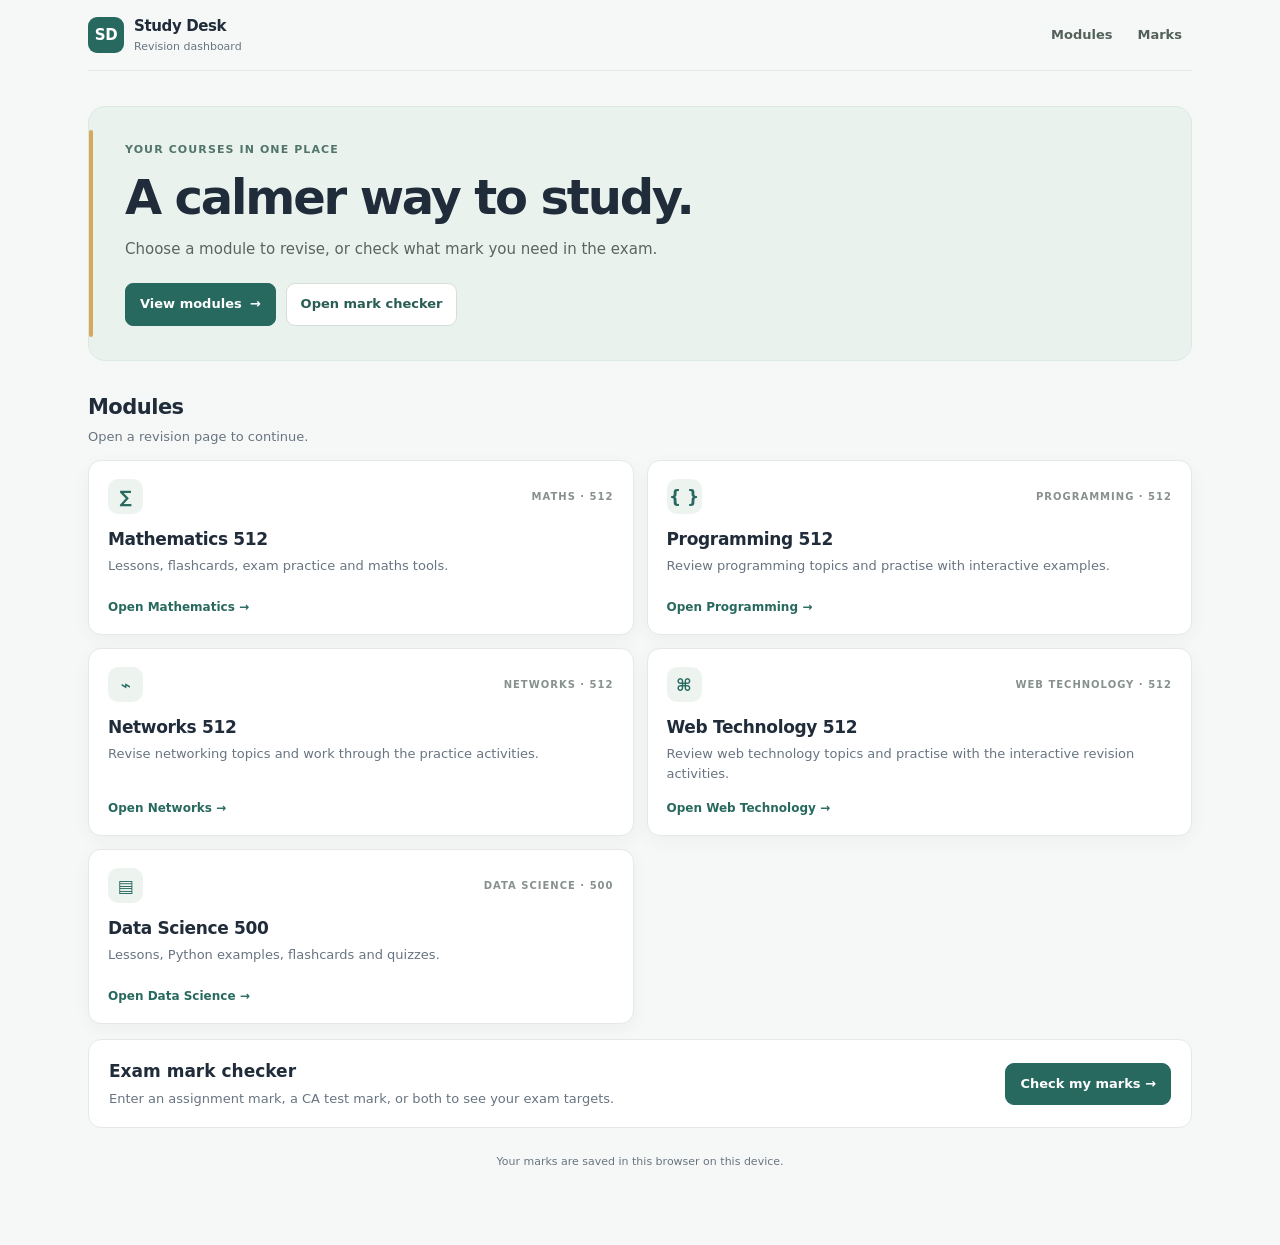
<file: index.html>
<!doctype html><html lang="en"><head><meta charset="utf-8"><meta name="viewport" content="width=device-width,initial-scale=1"><meta name="theme-color" content="#28695f"><title>Study Desk</title><link rel="stylesheet" href="assets/css/dashboard.css"></head><body><div class="wrap"><header class="study-topbar"><a class="study-brand" href="index.html"><span class="study-mark">SD</span><span>Study Desk<small>Revision dashboard</small></span></a><nav class="study-links"><a href="#modules">Modules</a><a href="marks.html">Marks</a></nav></header><main><section class="hero-home"><div class="eyebrow">Your courses in one place</div><h1>A calmer way to study.</h1><p>Choose a module to revise, or check what mark you need in the exam.</p><div class="hero-actions"><a class="button primary" href="#modules">View modules <span aria-hidden="true">→</span></a><a class="button" href="marks.html">Open mark checker</a></div></section><section id="modules"><div class="section-heading"><div><h2>Modules</h2><p>Open a revision page to continue.</p></div></div><div class="module-grid"><article class="module-card"><div class="module-top"><span class="module-icon">∑</span><span class="module-code">MATHS · 512</span></div><h3>Mathematics 512</h3><p>Lessons, flashcards, exam practice and maths tools.</p><a class="open-link" href="modules/maths.html">Open Mathematics →</a></article><article class="module-card"><div class="module-top"><span class="module-icon">{ }</span><span class="module-code">PROGRAMMING · 512</span></div><h3>Programming 512</h3><p>Review programming topics and practise with interactive examples.</p><a class="open-link" href="modules/programming.html">Open Programming →</a></article><article class="module-card"><div class="module-top"><span class="module-icon">⌁</span><span class="module-code">NETWORKS · 512</span></div><h3>Networks 512</h3><p>Revise networking topics and work through the practice activities.</p><a class="open-link" href="modules/networks.html">Open Networks →</a></article><article class="module-card"><div class="module-top"><span class="module-icon">⌘</span><span class="module-code">WEB TECHNOLOGY · 512</span></div><h3>Web Technology 512</h3><p>Review web technology topics and practise with the interactive revision activities.</p><a class="open-link" href="modules/web-technology.html">Open Web Technology →</a></article><article class="module-card"><div class="module-top"><span class="module-icon">▤</span><span class="module-code">DATA SCIENCE · 500</span></div><h3>Data Science 500</h3><p>Lessons, Python examples, flashcards and quizzes.</p><a class="open-link" href="modules/data-science.html">Open Data Science →</a></article></div></section><section class="tool-banner"><div><h3>Exam mark checker</h3><p>Enter an assignment mark, a CA test mark, or both to see your exam targets.</p></div><a class="button" href="marks.html">Check my marks →</a></section></main><footer class="foot">Your marks are saved in this browser on this device.</footer></div></body></html>
</file>
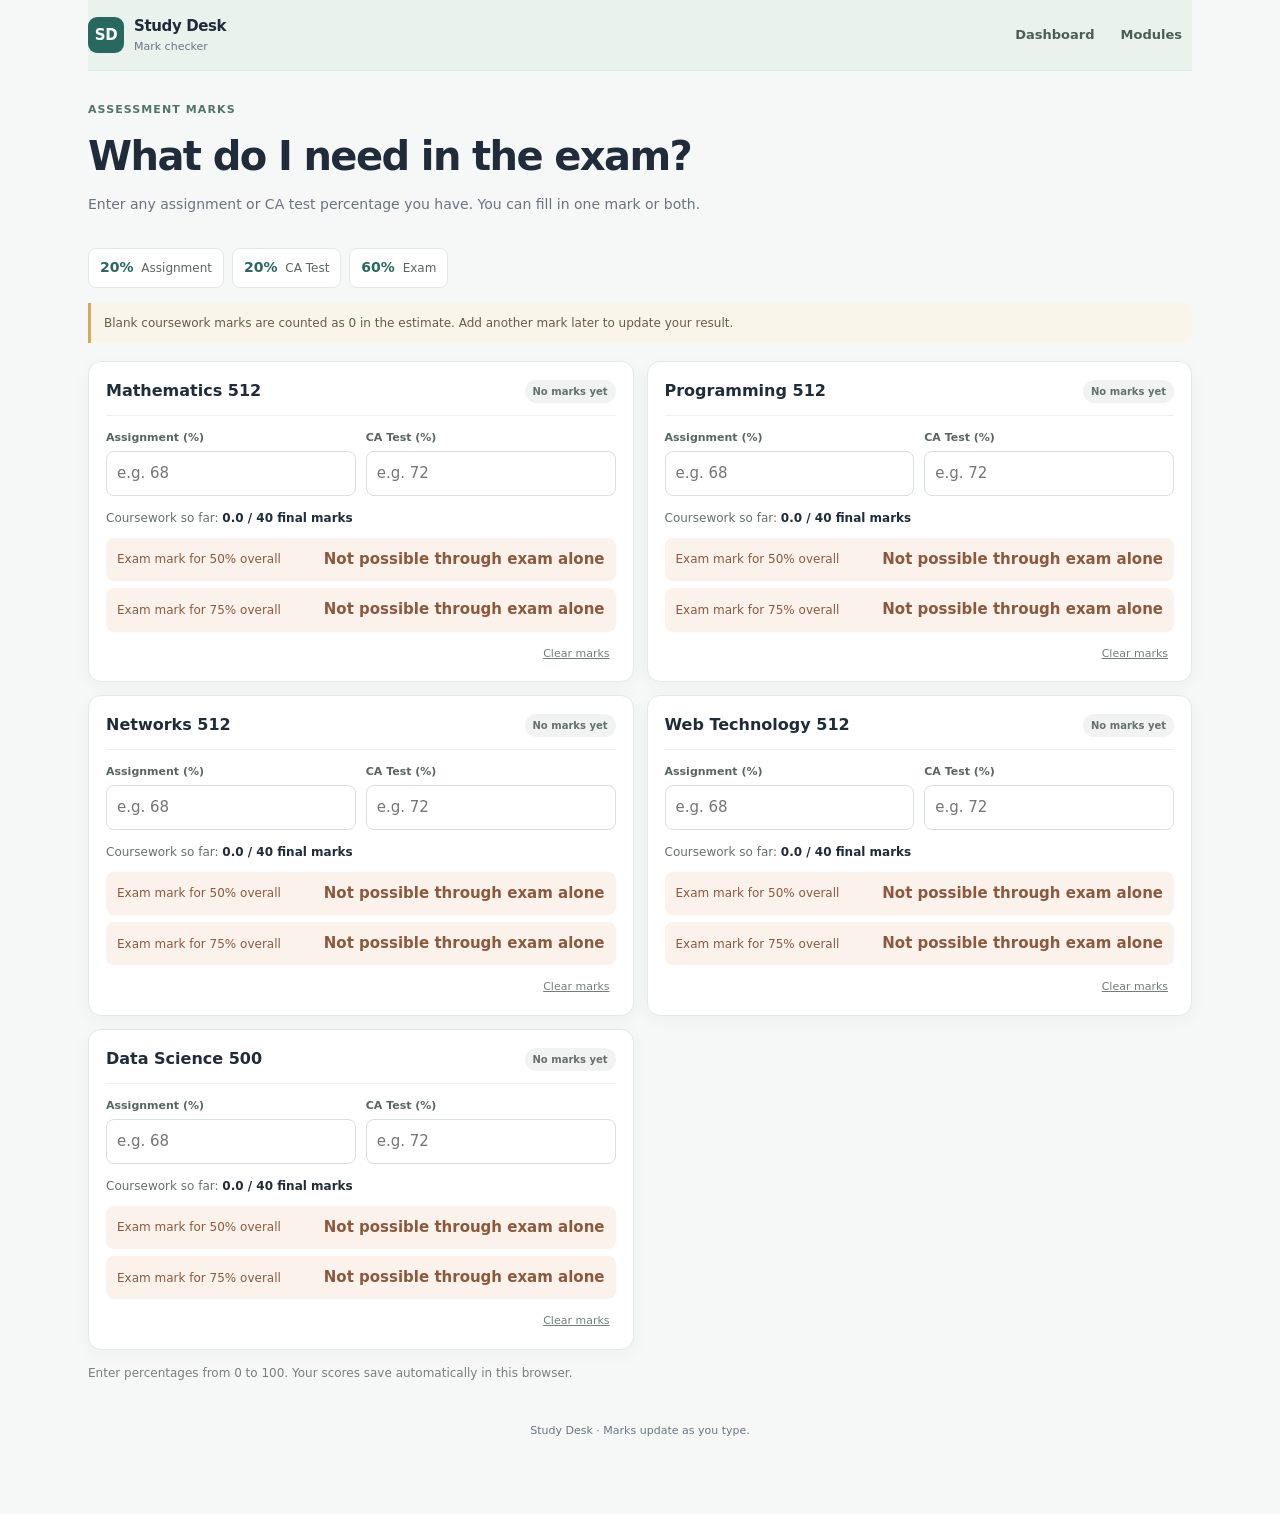
<file: marks.html>
<!doctype html><html lang="en"><head><meta charset="utf-8"><meta name="viewport" content="width=device-width,initial-scale=1"><meta name="theme-color" content="#28695f"><title>Mark checker · Study Desk</title><link rel="stylesheet" href="assets/css/dashboard.css"><style>
.page-intro{padding:30px 0 17px}.page-intro .eyebrow{color:#52756b}.page-intro h1{font-size:clamp(29px,4vw,40px);letter-spacing:-.04em;margin:7px 0}.page-intro p{margin:0;color:#687481;max-width:650px;font-size:14px}.weight-strip{display:flex;flex-wrap:wrap;gap:8px;margin:15px 0}.weight{background:#fff;border:1px solid #e4e8e8;border-radius:8px;padding:8px 11px;font-size:12px;color:#59665f}.weight strong{color:#28695f;font-size:14px;margin-right:4px}.notice{border-left:3px solid #d6a85c;background:#f9f5eb;border-radius:0 8px 8px 0;padding:11px 13px;color:#665c46;font-size:12px;margin:13px 0 18px}.marks-grid{display:grid;grid-template-columns:repeat(2,minmax(0,1fr));gap:13px}.marks-card{background:#fff;border:1px solid #e4e8e8;border-radius:13px;padding:17px;box-shadow:0 5px 18px rgba(32,44,58,.04);min-width:0}.marks-head{display:flex;justify-content:space-between;align-items:center;gap:10px;border-bottom:1px solid #edf0ed;padding-bottom:11px}.marks-head h2{font-size:16px;margin:0}.status-pill{background:#f1f3f2;color:#65716b;border-radius:20px;padding:4px 8px;font-size:10px;font-weight:700;white-space:nowrap}.fields{display:grid;grid-template-columns:1fr 1fr;gap:10px;margin:13px 0}.field label{display:block;color:#59665f;font-size:11px;font-weight:700;margin-bottom:5px}.field input{width:100%;padding:10px;border:1px solid #d8dfdb;border-radius:8px;font-size:15px;color:#202c3a}.field input:focus{border-color:#76a197;outline:3px solid #e3efeb}.current-line{font-size:12px;color:#66716c;margin:4px 0 10px}.current-line strong{color:#202c3a}.target{border-radius:8px;padding:10px 11px;background:#f6f8f7;margin-top:7px;display:flex;justify-content:space-between;align-items:center;gap:10px;font-size:12px;color:#59665f}.target b{font-size:15px;color:#28695f;white-space:nowrap}.target.a-target{background:#f6f7f4}.target.impossible{color:#8c593d;background:#fbf2ec}.target.impossible b{color:#8c593d}.target.achieved{background:#edf5f0;color:#28695f}.target.achieved b{color:#28695f}.clear-row{text-align:right;margin-top:8px}.clear-row button{border:0;background:transparent;color:#708078;font-size:11px;text-decoration:underline;cursor:pointer}.footnote{font-size:12px;color:#748078;margin:14px 0}.page-nav{display:flex;align-items:center;justify-content:space-between;gap:10px;padding:15px 0;border-bottom:1px solid #e4e8e8}.page-nav .study-brand{font-size:15px}.page-nav .study-links{display:flex;gap:6px}.page-nav .study-links a{color:#4d5d54;text-decoration:none;padding:8px 10px;border-radius:8px;font-size:13px;font-weight:650}.page-nav .study-links a:hover{background:#eaf1ee;color:#245f56}
@media(max-width:700px){.marks-grid{grid-template-columns:1fr}.page-intro{padding-top:22px}.marks-card{padding:15px}.page-nav{flex-wrap:wrap}.page-nav .study-links{width:100%;border-top:1px solid #e4e8e8;padding-top:6px}}
</style></head><body><div class="wrap"><header class="page-nav"><a class="study-brand" href="index.html"><span class="study-mark">SD</span><span>Study Desk<small>Mark checker</small></span></a><nav class="study-links"><a href="index.html">Dashboard</a><a href="index.html#modules">Modules</a></nav></header><main><section class="page-intro"><div class="eyebrow">Assessment marks</div><h1>What do I need in the exam?</h1><p>Enter any assignment or CA test percentage you have. You can fill in one mark or both.</p></section><div class="weight-strip"><span class="weight"><strong>20%</strong> Assignment</span><span class="weight"><strong>20%</strong> CA Test</span><span class="weight"><strong>60%</strong> Exam</span></div><div class="notice">Blank coursework marks are counted as 0 in the estimate. Add another mark later to update your result.</div><div id="marksGrid" class="marks-grid"></div><p class="footnote">Enter percentages from 0 to 100. Your scores save automatically in this browser.</p></main><footer class="foot">Study Desk · Marks update as you type.</footer></div><script>
const modules=[['maths','Mathematics 512'],['programming','Programming 512'],['networks','Networks 512'],['web-technology','Web Technology 512'],['data-science','Data Science 500']];const KEY='study-desk-marks-v2';let saved={};try{saved=JSON.parse(localStorage.getItem(KEY)||'{}')}catch{}
function card([id,name]){const x=saved[id]||{};return `<article class="marks-card" data-id="${id}"><div class="marks-head"><h2>${name}</h2><span class="status-pill" id="status-${id}">No marks yet</span></div><div class="fields"><div class="field"><label for="a-${id}">Assignment (%)</label><input id="a-${id}" type="number" min="0" max="100" step="any" inputmode="decimal" placeholder="e.g. 68" aria-label="${name} assignment percentage" value="${x.a??''}" oninput="update('${id}')"></div><div class="field"><label for="c-${id}">CA Test (%)</label><input id="c-${id}" type="number" min="0" max="100" step="any" inputmode="decimal" placeholder="e.g. 72" aria-label="${name} CA Test percentage" value="${x.c??''}" oninput="update('${id}')"></div></div><div class="current-line" id="current-${id}">Coursework so far: <strong>0.0 / 40 final marks</strong></div><div id="pass-${id}" class="target"><span>Exam mark for 50% overall</span><b>—</b></div><div id="grade-${id}" class="target a-target"><span>Exam mark for 75% overall</span><b>—</b></div><div class="clear-row"><button type="button" onclick="clearModule('${id}')">Clear marks</button></div></article>`}
document.getElementById('marksGrid').innerHTML=modules.map(card).join('');function val(id,k){const e=document.getElementById(k+'-'+id);return e.value.trim()===''?null:Number(e.value)}function needed(current,target){let req=(target-current)/.6*100;if(req<=0)return {text:'Already reached',cls:'achieved'};if(req>100)return {text:'Not possible through exam alone',cls:'impossible'};return {text:(Math.ceil(req*10)/10).toFixed(1)+'%',cls:''}}
function setTarget(el,result){el.className='target '+result.cls;el.querySelector('b').textContent=result.text}
function update(id){const a=val(id,'a'),c=val(id,'c'),bad=[a,c].some(v=>v!==null&&(!Number.isFinite(v)||v<0||v>100));const current=(a??0)*.2+(c??0)*.2;const line=document.getElementById('current-'+id);line.innerHTML=bad?'Please enter percentages from 0 to 100.':`Coursework so far: <strong>${current.toFixed(1)} / 40 final marks</strong>`;const hasMark=a!==null||c!==null;const status=document.getElementById('status-'+id);status.textContent=bad?'Check mark':(hasMark?'Mark entered':'No marks yet');status.style.background=bad?'#fbf2ec':(hasMark?'#edf5f0':'#f1f3f2');status.style.color=bad?'#8c593d':(hasMark?'#28695f':'#65716b');let p=needed(current,50),g=needed(current,75);if(bad){p={text:'Check entered mark',cls:'impossible'};g={text:'Check entered mark',cls:'impossible'}}setTarget(document.getElementById('pass-'+id),p);setTarget(document.getElementById('grade-'+id),g);if(a===null&&c===null)delete saved[id];else saved[id]={a:a===null?'':String(a),c:c===null?'':String(c)};localStorage.setItem(KEY,JSON.stringify(saved))}
function clearModule(id){document.getElementById('a-'+id).value='';document.getElementById('c-'+id).value='';delete saved[id];localStorage.setItem(KEY,JSON.stringify(saved));update(id)}modules.forEach(([id])=>update(id));
</script></body></html>
</file>
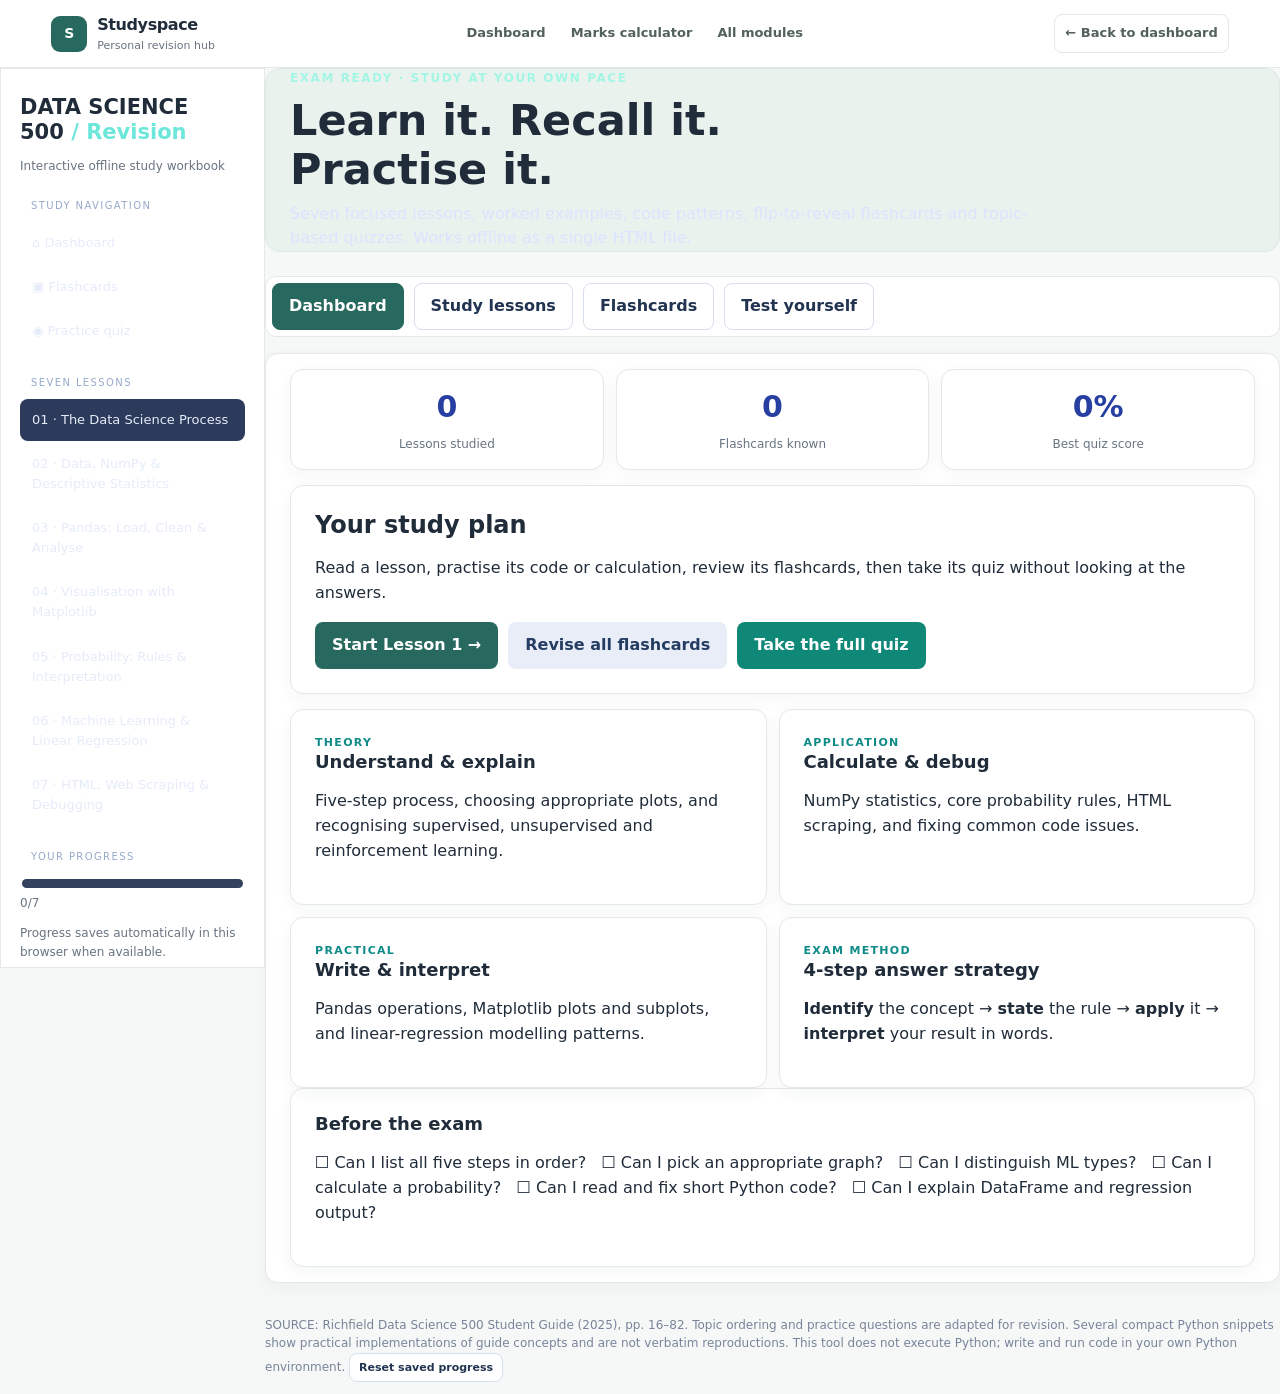
<file: modules/data-science.html>
<!DOCTYPE html><html lang="en"><head><meta charset="utf-8"><meta name="viewport" content="width=device-width,initial-scale=1"><title>Data Science 500 — Interactive Revision Workbook</title><style>
:root{--bg:#f5f7fb;--paper:#fff;--ink:#13253d;--muted:#5c6b7d;--accent:#4f46e5;--teal:#0e8b87;--line:#e3e8ef;--soft:#eef2ff}*{box-sizing:border-box}body{margin:0;background:var(--bg);color:var(--ink);font:16px/1.65 system-ui,-apple-system,Segoe UI,sans-serif}button,input,select{font:inherit}button{cursor:pointer}.app{display:grid;grid-template-columns:265px 1fr;min-height:100vh}.sidebar{background:#111d34;color:#eef2ff;padding:26px 19px;position:sticky;top:0;height:100vh;overflow-y:auto}.brand{font-weight:850;font-size:21px;line-height:1.18;margin-bottom:8px}.small{font-size:12px;color:#a9b7d3}.side-btn{display:block;background:transparent;color:#e5ebf9;border:0;text-align:left;border-radius:12px;width:100%;padding:11px 12px;margin:2px 0;font-size:13px}.side-btn:hover,.side-btn.active{background:#2c3b5b}.side-heading{font-size:10px;letter-spacing:.14em;color:#96a9ca;margin:23px 11px 8px;text-transform:uppercase}.progressbar{height:9px;background:#34415e;border-radius:10px;overflow:hidden;margin:14px 2px 6px}.progressbar>div{height:100%;background:#56d0c0;width:0;transition:width .2s}.main{max-width:1100px;width:100%;margin:auto;padding:35px 48px 85px}.hero{background:linear-gradient(125deg,#171e46,#3144a2);color:white;border-radius:24px;padding:34px 39px;margin-bottom:24px}.kicker{letter-spacing:.13em;font-size:12px;text-transform:uppercase;font-weight:700;color:#a3f6e5}.hero h1{font-size:clamp(28px,3.6vw,43px);line-height:1.14;margin:8px 0}.hero p{color:#dbe4ff;margin:0;max-width:750px}.tabs{display:flex;flex-wrap:wrap;gap:10px;margin:19px 0 25px}.tab,.outline{border:1px solid #d8dfec;background:#fff;border-radius:11px;padding:10px 16px;color:#223451;font-weight:700}.tab.active{background:var(--accent);border-color:var(--accent);color:white}.panel{display:none}.panel.active{display:block}.card{background:var(--paper);border:1px solid var(--line);border-radius:18px;padding:24px;margin-bottom:15px;box-shadow:0 4px 19px #17243e08}.card h2,.card h3{line-height:1.25;margin:0 0 10px}.card h2{font-size:24px}.card h3{font-size:18px}.muted{color:var(--muted)}.eyebrow{font-size:11px;letter-spacing:.12em;color:var(--teal);font-weight:850}.lesson-head{display:flex;align-items:start;gap:15px;justify-content:space-between}.lesson-head h2{margin:6px 0 10px}.chips{display:flex;flex-wrap:wrap;gap:9px;margin:10px 0 18px}.chip{font-size:12px;background:#eef3f9;border-radius:9px;padding:5px 9px;color:#3c506d}.memory{background:#e8f7f5;border-left:4px solid var(--teal);padding:15px 18px;border-radius:9px;font-weight:750;letter-spacing:.02em;margin:17px 0}.concept{border-top:1px solid var(--line);padding-top:13px;margin-top:13px}.concept b{color:#1b3555}.example{background:#f6f4ff;border-radius:12px;padding:14px 16px;margin:15px 0}.warning{background:#fff7eb;border-radius:12px;padding:14px 16px;margin:15px 0}pre{white-space:pre-wrap;overflow-wrap:anywhere;background:#111d34;color:#dfecfa;padding:19px;border-radius:12px;font-size:13px;line-height:1.55;overflow-x:auto}code{font-family:ui-monospace,SFMono-Regular,Consolas,monospace}pre code{color:inherit}.btn{border:0;border-radius:11px;background:var(--accent);color:white;font-weight:750;padding:11px 17px}.btn.alt{background:#e8edf8;color:#263d63}.btn.good{background:#108878}.btn:disabled{opacity:.45;cursor:default}.btnrow{display:flex;gap:10px;flex-wrap:wrap;margin-top:16px}.checkline{display:flex;gap:10px;align-items:center;font-size:14px;font-weight:700}.checkline input{width:18px;height:18px;accent-color:var(--teal)}.flashcard{padding:32px 20px;text-align:center;min-height:260px;display:flex;flex-direction:column;align-items:center;justify-content:center;background:#fff;border:2px solid #d8deed;border-radius:20px;cursor:pointer}.flashcard .front{font-size:26px;font-weight:790;line-height:1.25}.flashcard .back{font-size:22px;font-weight:650;color:#176661;line-height:1.4}.flashcard .hint{font-size:12px;letter-spacing:.1em;color:#6d7d92;margin:12px}.flashcard .back{display:none}.flashcard.flipped .front{display:none}.flashcard.flipped .back{display:block}.flashcard.flipped{background:#eaf8f6;border-color:#6fc9bf}.counter{font-size:13px;font-weight:800;color:var(--muted);margin-bottom:12px}.option{border:1px solid #d8deeb;background:white;width:100%;display:block;text-align:left;border-radius:11px;margin:10px 0;padding:13px 16px;font-weight:600}.option.selected{border-color:var(--accent);background:#eff0ff}.option.correct{border-color:#0e8b87;background:#e4f7ed}.option.wrong{border-color:#d75b55;background:#fff0ee}.feedback{background:#f2f5fa;padding:15px;border-radius:12px;margin:15px 0;display:none}.statrow{display:grid;grid-template-columns:repeat(3,minmax(0,1fr));gap:12px;margin:15px 0}.stat{background:#fff;border:1px solid var(--line);border-radius:15px;padding:14px;text-align:center}.stat strong{display:block;font-size:30px;color:#283fa2}.stat span{font-size:12px;color:var(--muted)}.filters{display:flex;flex-wrap:wrap;gap:10px;margin-bottom:20px}.filters select,.filters input{border:1px solid var(--line);padding:10px 12px;border-radius:10px;background:white;max-width:100%}.lesson{display:none}.lesson.active{display:block}.footer{font-size:12px;color:#78849a;margin-top:33px}.search-no{padding:15px;color:#65738a}.mobile-toggle{display:none}.guide{display:grid;grid-template-columns:1fr 1fr;gap:12px}.guide .card{margin:0}@media(max-width:800px){.app{display:block}.sidebar{position:relative;height:auto;padding:18px}.side-list{display:none}.sidebar.open .side-list{display:block}.mobile-toggle{display:block;background:#2c3b5b;color:#fff;border:0;border-radius:10px;padding:7px 12px;margin-top:12px}.main{padding:22px 15px 60px}.hero{padding:25px 23px}.guide{grid-template-columns:1fr}.statrow{gap:7px}.stat{padding:8px}.stat strong{font-size:23px}}@media print{body{background:white}.sidebar,.tabs,.no-print,.btn,.filters{display:none!important}.app{display:block}.main{max-width:none;padding:0}.hero{background:#1f2b64!important;color:white!important;print-color-adjust:exact}.panel{display:block!important;break-before:page}.lesson{display:block!important}.card{box-shadow:none;break-inside:avoid}.flashcard .back{display:block!important}.flashcard .front{display:block!important}.flashcard{min-height:80px}.guide{display:block}.guide .card{margin-bottom:10px}.footer{display:block}}
</style><link rel="stylesheet" href="../assets/css/shared.css"></head><body><div class="study-topbar"><a class="study-brand" href="../index.html"><span class="study-mark">S</span><span>Studyspace<small>Personal revision hub</small></span></a><nav class="study-links"><a href="../index.html">Dashboard</a><a href="../marks.html">Marks calculator</a><a href="../index.html#modules">All modules</a></nav><a class="study-back" href="../index.html">← Back to dashboard</a></div><div class="app"><aside class="sidebar" id="sidebar"><div class="brand">DATA SCIENCE<br>500 <span style="color:#6ee7db">/ Revision</span></div><p class="small">Interactive offline study workbook</p><button class="mobile-toggle" onclick="document.getElementById('sidebar').classList.toggle('open')">☰ Topics & navigation</button><div class="side-list"><div class="side-heading">Study navigation</div><button class="side-btn" onclick="showTab('home')">⌂ Dashboard</button><button class="side-btn" onclick="showTab('cards')">▣ Flashcards</button><button class="side-btn" onclick="showTab('quiz')">◉ Practice quiz</button><div class="side-heading">Seven lessons</div><div id="lessonNav"></div><div class="side-heading">Your progress</div><div class="progressbar"><div id="progressFill"></div></div><div class="small" id="doneCount">0/7</div><p class="small">Progress saves automatically in this browser when available.</p></div></aside><main class="main"><section class="hero"><div class="kicker">EXAM READY · STUDY AT YOUR OWN PACE</div><h1>Learn it. Recall it.<br>Practise it.</h1><p>Seven focused lessons, worked examples, code patterns, flip-to-reveal flashcards and topic-based quizzes. Works offline as a single HTML file.</p></section><div class="tabs no-print"><button class="tab active" data-tab="home" onclick="showTab('home')">Dashboard</button><button class="tab" data-tab="lessons" onclick="showTab('lessons')">Study lessons</button><button class="tab" data-tab="cards" onclick="showTab('cards')">Flashcards</button><button class="tab" data-tab="quiz" onclick="showTab('quiz')">Test yourself</button></div><section class="panel active" id="panel-home"><div class="statrow"><div class="stat"><strong id="completedStat">0</strong><span>Lessons studied</span></div><div class="stat"><strong id="knownStat">0</strong><span>Flashcards known</span></div><div class="stat"><strong id="bestStat">0%</strong><span>Best quiz score</span></div></div><div class="card"><h2>Your study plan</h2><p>Read a lesson, practise its code or calculation, review its flashcards, then take its quiz without looking at the answers.</p><div class="btnrow"><button class="btn" onclick="goLesson('process')">Start Lesson 1 →</button><button class="btn alt" onclick="openFlashcards('all')">Revise all flashcards</button><button class="btn good" onclick="startQuiz('all')">Take the full quiz</button></div></div><div class="guide"><div class="card"><div class="eyebrow">THEORY</div><h3>Understand & explain</h3><p>Five-step process, choosing appropriate plots, and recognising supervised, unsupervised and reinforcement learning.</p></div><div class="card"><div class="eyebrow">APPLICATION</div><h3>Calculate & debug</h3><p>NumPy statistics, core probability rules, HTML scraping, and fixing common code issues.</p></div><div class="card"><div class="eyebrow">PRACTICAL</div><h3>Write & interpret</h3><p>Pandas operations, Matplotlib plots and subplots, and linear-regression modelling patterns.</p></div><div class="card"><div class="eyebrow">EXAM METHOD</div><h3>4-step answer strategy</h3><p><b>Identify</b> the concept → <b>state</b> the rule → <b>apply</b> it → <b>interpret</b> your result in words.</p></div></div><div class="card"><h3>Before the exam</h3><p>☐ Can I list all five steps in order? &nbsp; ☐ Can I pick an appropriate graph? &nbsp; ☐ Can I distinguish ML types? &nbsp; ☐ Can I calculate a probability? &nbsp; ☐ Can I read and fix short Python code? &nbsp; ☐ Can I explain DataFrame and regression output?</p></div></section><section class="panel" id="panel-lessons"><div class="filters no-print"><label><b>Lesson: </b><select id="topicOptions" onchange="setTopic(this.value)"></select></label><button class="outline" onclick="window.print()">Print this study page</button></div><div id="lessonContent"></div></section><section class="panel" id="panel-cards"><div class="card"><div class="lesson-head"><div><div class="eyebrow">ACTIVE RECALL</div><h2>Flashcards</h2></div><select class="no-print" id="cardFilter" onchange="filterCards()"><option value="all">All cards</option><option value="review">Not yet known</option></select></div><p class="muted">Try to answer out loud before flipping. Use ← and → to switch cards, space to flip.</p><div class="counter" id="cardCounter"></div><div class="flashcard" id="flashcard" onclick="flipCard()" title="Click to flip"><div class="hint" id="cardTopic"></div><div class="front" id="cardFront"></div><div class="back" id="cardBack"></div><div class="hint">CLICK TO FLIP</div></div><div class="btnrow no-print"><button class="btn alt" onclick="nextCard(-1)">← Previous</button><button class="btn alt" onclick="flipCard()">Flip card</button><button class="btn" onclick="nextCard(1)">Next →</button><button class="btn good" id="cardKnown" onclick="markKnown()">Mark as known</button></div></div></section><section class="panel" id="panel-quiz"><div class="card"><div class="eyebrow">RETRIEVAL PRACTICE</div><h2>Practice quiz</h2><p class="muted" id="quizTopic">All topics</p><div class="btnrow no-print"><button class="outline" onclick="startQuiz('all')">Restart full quiz</button><button class="outline" onclick="startQuiz(activeLesson)">Quiz current lesson</button></div><div id="quizInProgress"><div class="counter" id="quizProgress"></div><h3 id="quizQuestion"></h3><div id="quizOptions"></div><div class="feedback" id="quizFeedback"></div><div class="btnrow no-print"><button class="btn" id="checkButton" onclick="checkAnswer()" disabled>Check answer</button><button class="btn" id="nextButton" onclick="nextQuestion()" style="display:none">Next question →</button></div></div><div id="quizFinished" style="display:none"><h2 id="resultScore"></h2><p id="resultMsg"></p><div class="btnrow"><button class="btn" onclick="startQuiz('all')">Try the quiz again</button><button class="btn alt" onclick="showTab('lessons')">Go back to lessons</button></div></div></div></section><p class="footer">SOURCE: Richfield Data Science 500 Student Guide (2025), pp. 16–82. Topic ordering and practice questions are adapted for revision. Several compact Python snippets show practical implementations of guide concepts and are not verbatim reproductions. This tool does not execute Python; write and run code in your own Python environment. <button class="outline no-print" style="font-size:11px;padding:5px 9px" onclick="resetProgress()">Reset saved progress</button></p></main></div><script>
const LESSONS=[{"id": "process", "title": "01 · The Data Science Process", "tag": "THEORY", "pages": "25–35", "intro": "Data science begins with a question and ends with a useful explanation of the evidence.", "memory": "ASK → OBTAIN → EXPLORE → MODEL → COMMUNICATE", "points": [["1. Ask an interesting question", "Make the question specific, useful, and answerable with data."], ["2. Obtain the data", "Collect relevant observations from databases, surveys, files, websites, or other sources."], ["3. Explore the data", "Inspect columns, types, missing values, distributions, patterns, and outliers; clean where needed."], ["4. Model the data", "Choose statistical or machine-learning techniques; train and evaluate the model where appropriate."], ["5. Communicate and visualise", "Present the findings clearly using charts, explanations, and actionable conclusions."]], "example": "Customer reviews example: Ask why customers give low ratings → collect reviews → examine rating distribution and review text → analyse patterns → present the main drivers of negative feedback.", "pitfall": "Cleaning is not a substitute for the five-step framing: the guide discusses cleaning as part of working with and exploring data."}, {"id": "types", "title": "02 · Data, NumPy & Descriptive Statistics", "tag": "APPLICATION", "pages": "16–24", "intro": "First identify the kind of data. Then choose a sensible summary.", "memory": "CENTRE: mean / median / mode     SPREAD: range / variance / standard deviation", "points": [["Structured vs unstructured", "Structured data fits predictable rows and columns; unstructured data includes free text, images and other less tabular content."], ["Quantitative vs qualitative", "Quantitative describes numerical values; qualitative describes categories and labels."], ["Measurement levels", "Nominal = named categories; ordinal = ordered categories; interval = meaningful differences; ratio = meaningful differences and a true zero."], ["Mean, median, mode", "Mean = total / count; median = middle sorted value; mode = most common value."], ["Variation", "Range = maximum − minimum; standard deviation represents typical variation around the mean."], ["NumPy", "Use arrays and functions such as np.mean, np.median, np.std, np.min, np.max and np.percentile."]], "example": "Scores [2, 4, 4, 6, 9]: mean = 25/5 = 5; median = 4; mode = 4; range = 9−2 = 7. NumPy defaults to population standard deviation (ddof=0).", "code": "import numpy as np\nscores = np.array([2, 4, 4, 6, 9])\nprint(np.mean(scores))\nprint(np.median(scores))\nprint(np.std(scores))\nprint(np.max(scores) - np.min(scores))", "pitfall": "If an exercise asks for sample standard deviation, np.std(scores, ddof=1) gives a different value."}, {"id": "pandas", "title": "03 · Pandas: Load, Clean & Analyse", "tag": "PRACTICAL", "pages": "21–24, 26–36", "intro": "Pandas gives you a Series (one labelled column) and a DataFrame (a table).", "memory": "READ → INSPECT → CLEAN → FILTER → GROUP → INTERPRET", "points": [["Load and inspect", "pd.read_csv(...) loads a CSV. .head(), .info(), .describe(), and .shape help assess it."], ["Missing and repeated data", ".isnull().sum() checks missingness; .dropna(), .fillna(), and .drop_duplicates() are common treatments."], ["Select and filter", "Use df[\"column\"], df.loc[...] for label-based selection, df.iloc[...] for position-based selection, and boolean conditions."], ["Sort and group", ".sort_values(...) orders rows; .groupby(...).agg(...) calculates summaries per group."], ["Create columns", "Assign df[\"new\"] = ... to derive new variables."], ["Interpret", "Do not stop at running code: explain what the filtered, grouped, or descriptive values mean."]], "code": "import pandas as pd\ndf = pd.read_csv(\"sales.csv\")\nprint(df.head())\nprint(df.info())\nprint(df.isnull().sum())\n\ndf = df.drop_duplicates()\ndf[\"Sales\"] = df[\"Sales\"].fillna(0)\nlarge = df[df[\"Sales\"] > 1000]\nsummary = df.groupby(\"Region\")[\"Sales\"].mean()\nprint(summary.sort_values(ascending=False))", "example": "If the groupby output gives North = 1500 and South = 900, North has a higher average sale by 600 in these records.", "pitfall": "Do not confuse .loc (labels) with .iloc (integer positions). Use the real column names from the question."}, {"id": "visual", "title": "04 · Visualisation with Matplotlib", "tag": "THEORY + PRACTICAL", "pages": "34–43", "intro": "Pick the chart for the question, then label it so someone else can understand it.", "memory": "BAR = categories   LINE = trend   SCATTER = relationship   HISTOGRAM = distribution", "points": [["Bar chart", "Compare values across discrete categories."], ["Line plot", "Show how a measurement changes through an ordered sequence, usually time."], ["Scatter plot", "Look at the relationship between two numerical variables."], ["Histogram", "Show the frequency distribution of one numerical variable across bins."], ["Figure and axes", "The figure is the whole canvas; axes are individual plot areas."], ["Communication", "Always consider title, axis labels, scale, legibility, legends, and what the chart actually supports."]], "code": "import matplotlib.pyplot as plt\nmonths = [1, 2, 3, 4]\nsales = [5, 8, 7, 11]\nfig, axes = plt.subplots(1, 2, figsize=(9, 3))\naxes[0].plot(months, sales, marker=\"o\")\naxes[0].set_title(\"Sales trend\")\naxes[0].set_xlabel(\"Month\")\naxes[0].set_ylabel(\"Sales\")\naxes[1].bar(months, sales)\naxes[1].set_title(\"Sales by month\")\nplt.tight_layout()\nplt.savefig(\"sales_plots.png\", dpi=150)\nplt.show()", "example": "If the plot rises across four months, you can say sales generally increased in this sample. You cannot conclude the reason from the chart alone.", "pitfall": "Correlation or visual association is not proof of causation."}, {"id": "probability", "title": "05 · Probability: Rules & Interpretation", "tag": "APPLICATION", "pages": "44–58", "intro": "Probability quantifies uncertainty from 0 (impossible) to 1 (certain).", "memory": "OR: add, then subtract overlap. AND: multiply, accounting for dependence.", "points": [["Relative frequency", "Estimated P(A) = times A occurred / number of trials."], ["Complement", "P(not A) = 1 − P(A)."], ["Addition rule", "P(A or B) = P(A) + P(B) − P(A and B)."], ["Conditional probability", "P(A | B) = P(A and B) / P(B), provided P(B) > 0."], ["Multiplication rule", "P(A and B) = P(A) × P(B | A); for independent events, P(B | A) = P(B)."], ["Law of large numbers", "Over many repetitions, observed relative frequencies tend toward the underlying probability."], ["Frequentist vs Bayesian", "Frequentist probability is described in terms of repeated outcomes; Bayesian thinking updates beliefs as evidence is observed."]], "example": "Suppose P(A)=0.6, P(B)=0.5 and P(A and B)=0.2. Then P(A or B)=0.6+0.5−0.2=0.9. Also P(A | B)=0.2/0.5=0.4.", "pitfall": "Only use P(A)×P(B) for the intersection if events are independent."}, {"id": "ml", "title": "06 · Machine Learning & Linear Regression", "tag": "THEORY + PRACTICAL", "pages": "59–76", "intro": "Machine learning uses patterns in examples to make predictions or discover structure.", "memory": "LABELS → SUPERVISED   NO LABELS → UNSUPERVISED   REWARDS → REINFORCEMENT", "points": [["Supervised learning", "Use labelled examples with inputs (features) and known outputs (targets)."], ["Regression or classification?", "Regression predicts numeric values (e.g., bike rentals); classification predicts categories (e.g., risk group)."], ["Unsupervised learning", "Look for structure without known target labels, such as clustering customer segments or reducing dimensions."], ["Reinforcement learning", "An agent takes actions in an environment and learns from reward feedback."], ["Model workflow", "Select features X and target y → split training/test data → fit on training data → predict → evaluate."], ["Linear regression", "Fit a straight-line relationship; coefficients quantify changes associated with each feature, while predictions can be compared with actual results."], ["Evaluate fairly", "Do not evaluate only on the training data when you need to measure performance on unseen observations."]], "code": "import pandas as pd\nfrom sklearn.model_selection import train_test_split\nfrom sklearn.linear_model import LinearRegression\nfrom sklearn.metrics import mean_absolute_error\n\ndf = pd.read_csv(\"bikes.csv\")\nX = df[[\"temp\", \"humidity\"]]\ny = df[\"count\"]\nX_train, X_test, y_train, y_test = train_test_split(\n    X, y, test_size=0.2, random_state=42\n)\nmodel = LinearRegression()\nmodel.fit(X_train, y_train)\npredictions = model.predict(X_test)\nprint(mean_absolute_error(y_test, predictions))", "example": "Predicting the number of bike rentals from temperature and humidity is supervised regression: the target is a number and the training records include its observed value.", "pitfall": "The fitted line indicates association in the data, not that one feature necessarily causes the outcome. The train/test split and MAE illustrate a standard practical workflow; the guide covers training, evaluation and linear regression but does not teach every line of this exact snippet."}, {"id": "scraping", "title": "07 · HTML, Web Scraping & Debugging", "tag": "APPLICATION", "pages": "77–82", "intro": "A web scraper retrieves webpage content and parses the HTML to extract relevant data.", "memory": "REQUEST → PARSE → FIND → EXTRACT → CHECK", "points": [["HTML anatomy", "Elements use tags like <h1>, <p>, <a>; attributes such as class and href provide extra information."], ["Requests and BeautifulSoup", "requests retrieves a page. BeautifulSoup parses HTML and helps you find elements."], ["Find vs find_all", ".find(...) returns the first matching element (or None); .find_all(...) returns all matches."], ["Extract content", ".get_text(strip=True) extracts readable text; element.get(\"href\") reads an attribute."], ["Debugging", "Check imports, spelling, variable names, indentation, status code, selector, and whether an element exists before reading it."], ["Responsible use", "Respect website rules and avoid excessive requests; pages may block automated access or load content dynamically."]], "code": "import requests\nfrom bs4 import BeautifulSoup\n\nresponse = requests.get(\"https://example.com\", timeout=10)\nresponse.raise_for_status()\nsoup = BeautifulSoup(response.text, \"html.parser\")\nheading = soup.find(\"h1\")\nif heading is not None:\n    print(heading.get_text(strip=True))\nfor link in soup.find_all(\"a\"):\n    print(link.get(\"href\"))", "example": "Given <p class=\"price\">R120</p>, soup.find(\"p\", class_=\"price\").get_text(strip=True) returns \"R120\".", "pitfall": "If find(...) returns None, calling .get_text() immediately triggers an error. Always check the result or inspect the HTML first."}],CARDS=[["What are the five data science steps?", "Ask, Obtain, Explore, Model, Communicate.", "process"], ["What is the goal of exploration?", "Identify structure, missingness, distributions, relationships and potential issues.", "process"], ["When do you communicate findings?", "At the end of the workflow, by presenting meaningful insights clearly.", "process"], ["What is quantitative data?", "Numerical values that can be measured or counted.", "types"], ["What is the difference between median and mean?", "Mean = arithmetic average; median = middle value in sorted data.", "types"], ["What is the mode?", "The most frequently occurring value.", "types"], ["What is standard deviation?", "A measure of spread around the mean.", "types"], ["Name four measurement levels.", "Nominal, ordinal, interval and ratio.", "types"], ["What does df.head() show?", "The first five rows by default.", "pandas"], ["How can you count missing values by column?", "df.isnull().sum()", "pandas"], ["What does groupby do?", "Organises rows into groups so an aggregate can be calculated for each.", "pandas"], ["loc versus iloc?", "loc uses labels; iloc uses integer positions.", "pandas"], ["Which plot shows numerical association?", "Scatter plot.", "visual"], ["Which plot shows a frequency distribution?", "Histogram.", "visual"], ["Figure versus axes?", "Figure is the whole canvas; axes are individual plotting areas.", "visual"], ["Which plot compares categories?", "Bar chart.", "visual"], ["Formula for complement?", "P(not A) = 1 − P(A).", "probability"], ["Formula for A or B?", "P(A)+P(B)−P(A and B).", "probability"], ["Formula for conditional probability?", "P(A|B)=P(A and B)/P(B).", "probability"], ["What does the law of large numbers say?", "Observed relative frequencies tend toward the underlying probability as repetitions increase.", "probability"], ["Supervised learning requires what?", "Labelled input-output examples.", "ml"], ["Regression versus classification?", "Regression predicts a numerical target; classification predicts a category.", "ml"], ["Example of unsupervised learning?", "Customer segmentation using clustering.", "ml"], ["What drives reinforcement learning?", "Rewards from actions in an environment.", "ml"], ["In regression, what are X and y?", "X = input features; y = output target.", "ml"], ["find() versus find_all()?", "First match (or None) versus all matching elements.", "scraping"], ["What does .get_text(strip=True) do?", "Extracts text from an HTML element, trimming outer whitespace.", "scraping"], ["Why might find(...).get_text() crash?", "The selector may return None, so no element exists to call get_text() on.", "scraping"]],QUESTIONS=[["process", "Which order matches the guide’s data science workflow?", ["Obtain → Ask → Model → Communicate → Explore", "Ask → Obtain → Explore → Model → Communicate", "Explore → Communicate → Ask → Obtain → Model"], 1, "Begin with a question, then gather, inspect, model, and share results."], ["process", "A team checks missing values and rating distributions. Which step?", ["Explore", "Communicate", "Ask"], 0, "Exploration includes checking quality and patterns."], ["types", "The middle number of sorted data is the…", ["mean", "median", "mode"], 1, "Median is the central observation after ordering."], ["types", "Which is qualitative?", ["Height in cm", "Number of orders", "Favourite colour"], 2, "Colour is a category."], ["types", "For [2,4,4,6,9], what is the mean?", ["4", "5", "7"], 1, "The total is 25 and there are 5 values."], ["types", "Which NumPy function computes standard deviation?", ["np.std", "np.avg_mode", "np.spread"], 0, "NumPy provides np.std for standard deviation."], ["pandas", "Which loads a CSV file?", ["pd.load(\"x.csv\")", "pd.read_csv(\"x.csv\")", "pd.open_table(\"x.csv\")"], 1, "Use read_csv."], ["pandas", "Which counts nulls by column?", ["df.isnull().sum()", "df.dropna()", "df.head()"], 0, "isnull marks missing values, and sum counts them."], ["pandas", "df.loc primarily selects by…", ["integer position", "column type", "labels"], 2, "loc is label-based."], ["pandas", "Best method for average sales by region?", ["df.groupby(\"Region\")[\"Sales\"].mean()", "df.sort_values(\"Sales\")", "df[\"Sales\"].head()"], 0, "Group then aggregate the numeric field."], ["visual", "Which chart is best for a distribution of continuous exam scores?", ["Histogram", "Pie chart", "Line plot"], 0, "Histogram groups numeric observations into bins."], ["visual", "A scatter plot is most suited to…", ["two numerical variables", "one categorical value only", "a file import"], 0, "A scatter plot displays pairs of numerical values."], ["visual", "What is the figure?", ["A DataFrame", "The full plotting canvas", "Only the legend"], 1, "Axes sit inside the figure."], ["probability", "If P(A)=0.25, what is P(not A)?", ["0.25", "0.75", "1.25"], 1, "1 − 0.25 = 0.75."], ["probability", "If P(A)=.6, P(B)=.5, P(A∩B)=.2, find P(A∪B).", [".9", "1.3", ".3"], 0, ".6 + .5 − .2 = .9."], ["probability", "P(A|B) is…", ["P(A) / P(B)", "P(A∩B) / P(B)", "P(B) / P(A)"], 1, "Conditional probability divides the joint probability by the condition."], ["probability", "The law of large numbers concerns…", ["larger values always being likely", "relative frequencies stabilising with repeated trials", "all events becoming certain"], 1, "Long-run relative frequency approaches the underlying probability."], ["ml", "Predict the number of rentals: what kind of task?", ["classification", "clustering", "regression"], 2, "The target is numerical."], ["ml", "Find customer segments without labels: which approach?", ["Unsupervised clustering", "Supervised regression", "Reinforcement learning"], 0, "Clustering finds structure without target labels."], ["ml", "An agent learns by receiving rewards after actions. This is…", ["supervised learning", "reinforcement learning", "descriptive statistics"], 1, "The reward signal is the key clue."], ["ml", "What should you fit the model on?", ["test set", "training set", "prediction results"], 1, "Train on the training split, evaluate on unseen test data."], ["scraping", "Which library retrieves the page via HTTP?", ["requests", "matplotlib", "numpy"], 0, "requests obtains the response; BeautifulSoup parses it."], ["scraping", "What does soup.find(\"p\") return?", ["All paragraph tags", "The first matching paragraph or None", "Only plain text"], 1, "find returns one matching element."], ["scraping", "Why might heading.get_text() fail?", ["heading is None", "HTML uses tags", "get_text is always invalid"], 0, "A missing element produces None, so check before using the result."]];
const storeKey='ds500-revision-v1';let saved={};try{saved=JSON.parse(localStorage.getItem(storeKey)||'{}')}catch(e){};saved.completed=saved.completed||{};saved.known=saved.known||{};saved.best=saved.best||0;
const el=id=>document.getElementById(id);let activeLesson=LESSONS[0].id,cardIndex=0,cardOrder=[...CARDS.keys()],quizOrder=[],qIndex=0,quizAnswers={},quizSelected=null,quizChecked=false;
function persist(){try{localStorage.setItem(storeKey,JSON.stringify(saved))}catch(e){}}
function esc(s){return String(s).replaceAll('&','&amp;').replaceAll('<','&lt;').replaceAll('>','&gt;').replaceAll('"','&quot;')}
function completion(){let n=LESSONS.filter(l=>saved.completed[l.id]).length;el('doneCount').textContent=n+'/'+LESSONS.length;el('progressFill').style.width=100*n/LESSONS.length+'%';el('completedStat').textContent=n;el('knownStat').textContent=Object.values(saved.known).filter(Boolean).length;el('bestStat').textContent=saved.best+'%';}
function lessonBody(l){return `<article class="lesson" id="lesson-${l.id}"><div class="card"><div class="lesson-head"><div><div class="eyebrow">${esc(l.tag)} · SOURCE PAGES ${l.pages}</div><h2>${esc(l.title)}</h2></div><label class="checkline"><input type="checkbox" data-complete="${l.id}" ${saved.completed[l.id]?'checked':''}> Studied</label></div><p class="muted">${esc(l.intro)}</p><div class="memory">🧠 ${esc(l.memory)}</div>${l.points.map(([a,b])=>`<div class="concept"><b>${esc(a)}</b><div>${esc(b)}</div></div>`).join('')}${l.example?`<div class="example"><b>Worked example</b><p>${esc(l.example)}</p></div>`:''}${l.code?`<h3>Code to recognise / practise</h3><pre><code>${esc(l.code)}</code></pre>`:''}<div class="warning"><b>Exam watch-out:</b> ${esc(l.pitfall)}</div><div class="btnrow no-print"><button class="btn alt" onclick="openFlashcards('${l.id}')">Review flashcards</button><button class="btn" onclick="startQuiz('${l.id}')">Quiz me on this topic</button></div></div></article>`}
function initLessons(){el('lessonContent').innerHTML=LESSONS.map(lessonBody).join('');el('topicOptions').innerHTML='<option value="all">All topics</option>'+LESSONS.map(l=>`<option value="${l.id}">${esc(l.title)}</option>`).join('');document.querySelectorAll('[data-complete]').forEach(c=>c.addEventListener('change',()=>{saved.completed[c.dataset.complete]=c.checked;persist();completion();renderNav();}));showLesson(activeLesson)}
function renderNav(){el('lessonNav').innerHTML=LESSONS.map(l=>`<button class="side-btn ${l.id===activeLesson?'active':''}" onclick="goLesson('${l.id}')">${saved.completed[l.id]?'✓ ':''}${esc(l.title)}</button>`).join('')}
function showTab(n){document.querySelectorAll('.panel').forEach(p=>p.classList.toggle('active',p.id==='panel-'+n));document.querySelectorAll('[data-tab]').forEach(b=>b.classList.toggle('active',b.dataset.tab===n));scrollTo({top:0,behavior:'smooth'})}
function showLesson(id){activeLesson=id;document.querySelectorAll('.lesson').forEach(e=>e.classList.toggle('active',e.id==='lesson-'+id));renderNav();el('topicOptions').value=id}
function goLesson(id){showTab('lessons');showLesson(id);el('sidebar').classList.remove('open')}
function setTopic(v){if(v==='all'){let first=LESSONS[0].id;showLesson(first)}else showLesson(v)}
function openFlashcards(topic){cardOrder=CARDS.map((c,i)=>[c,i]).filter(([c])=>topic==='all'||c[2]===topic).map(([,i])=>i);cardIndex=0;showTab('cards');renderCard()}
function renderCard(){if(!cardOrder.length)return;let c=CARDS[cardOrder[cardIndex]];el('cardCounter').textContent='Card '+(cardIndex+1)+' / '+cardOrder.length;el('cardTopic').textContent=LESSONS.find(l=>l.id===c[2]).title;el('cardFront').textContent=c[0];el('cardBack').textContent=c[1];el('flashcard').classList.remove('flipped');el('cardKnown').textContent=saved.known[cardOrder[cardIndex]]?'✓ Marked as known':'Mark as known';el('cardFilter').value='all';completion()}
function flipCard(){el('flashcard').classList.toggle('flipped')}
function nextCard(d){cardIndex=(cardIndex+d+cardOrder.length)%cardOrder.length;renderCard()}
function markKnown(){let i=cardOrder[cardIndex];saved.known[i]=!saved.known[i];persist();completion();renderCard()}
function filterCards(){let f=el('cardFilter').value;cardOrder=CARDS.map((c,i)=>[c,i]).filter(([c,i])=>f==='all'||(f==='review'&&!saved.known[i])).map(([,i])=>i);cardIndex=0;if(!cardOrder.length){el('cardCounter').textContent='All cards mastered!';el('cardFront').textContent='Great work — you marked every card as known.';el('cardBack').textContent='';return}renderCard()}
function startQuiz(topic='all'){quizOrder=QUESTIONS.map((q,i)=>[q,i]).filter(([q])=>topic==='all'||q[0]===topic).map(([,i])=>i);quizOrder.sort(()=>Math.random()-.5);quizAnswers={};qIndex=0;quizSelected=null;quizChecked=false;el('quizTopic').textContent=topic==='all'?'All topics':LESSONS.find(l=>l.id===topic).title;showTab('quiz');renderQuestion()}
function renderQuestion(){let q=QUESTIONS[quizOrder[qIndex]];el('quizProgress').textContent='Question '+(qIndex+1)+' of '+quizOrder.length;el('quizQuestion').textContent=q[1];el('quizOptions').innerHTML=q[2].map((v,i)=>`<button class="option" data-opt="${i}" onclick="selectOption(${i})">${String.fromCharCode(65+i)}. ${esc(v)}</button>`).join('');el('quizFeedback').style.display='none';el('checkButton').disabled=true;el('checkButton').style.display='inline-block';el('nextButton').style.display='none';el('quizFinished').style.display='none';el('quizInProgress').style.display='block';quizSelected=null;quizChecked=false;}
function selectOption(i){if(quizChecked)return;quizSelected=i;document.querySelectorAll('.option').forEach((b,j)=>b.classList.toggle('selected',j===i));el('checkButton').disabled=false}
function checkAnswer(){if(quizSelected==null||quizChecked)return;quizChecked=true;let q=QUESTIONS[quizOrder[qIndex]];quizAnswers[qIndex]=Number(quizSelected===q[3]);document.querySelectorAll('.option').forEach((b,j)=>{b.classList.remove('selected');if(j===q[3])b.classList.add('correct');else if(j===quizSelected)b.classList.add('wrong')});el('quizFeedback').innerHTML=`<b>${quizSelected===q[3]?'Correct!':'Not quite.'}</b> ${esc(q[4])}`;el('quizFeedback').style.display='block';el('checkButton').style.display='none';el('nextButton').style.display='inline-block';el('nextButton').textContent=qIndex===quizOrder.length-1?'See results':'Next question →'}
function nextQuestion(){if(qIndex<quizOrder.length-1){qIndex++;renderQuestion()}else finishQuiz()}
function finishQuiz(){let score=Object.values(quizAnswers).reduce((a,b)=>a+b,0),pct=Math.round(score/quizOrder.length*100);saved.best=Math.max(saved.best,pct);persist();completion();el('quizInProgress').style.display='none';el('quizFinished').style.display='block';el('resultScore').textContent=score+' / '+quizOrder.length+' ('+pct+'%)';el('resultMsg').textContent=pct>=85?'Excellent. Review any missed questions, then try the full exam.':pct>=60?'Good foundation. Revisit weak lessons and retry.':'Focus on one topic at a time: read, flip cards, then re-quiz.'}
function resetProgress(){if(!confirm('Erase saved lesson, flashcard and quiz progress from this browser?'))return;saved={completed:{},known:{},best:0};persist();initLessons();completion();renderCard()}
document.addEventListener('keydown',e=>{if(document.activeElement?.tagName==='INPUT'||document.activeElement?.tagName==='SELECT')return;if(el('panel-cards').classList.contains('active')){if(e.key===' '){e.preventDefault();flipCard()}if(e.key==='ArrowRight')nextCard(1);if(e.key==='ArrowLeft')nextCard(-1)}});
initLessons();renderNav();completion();openFlashcards('all');showTab('home');startQuiz('all');showTab('home');
</script></body></html>
</file>
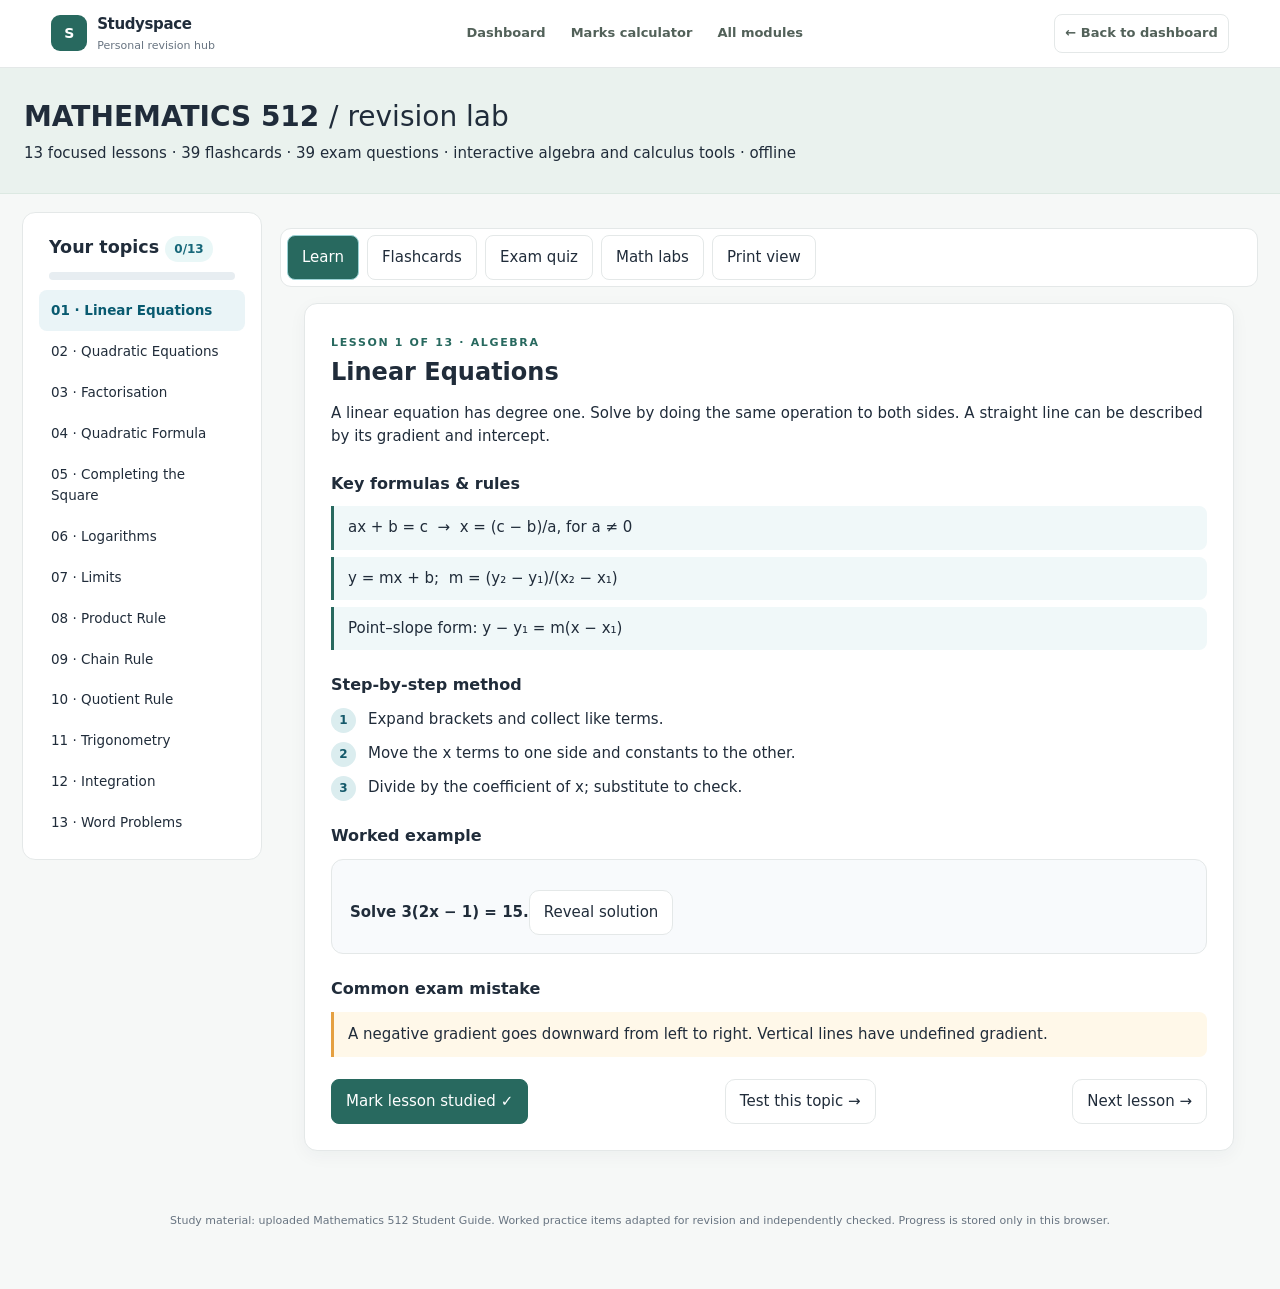
<file: modules/maths.html>
<!doctype html><html lang="en"><head><meta charset="utf-8"><meta name="viewport" content="width=device-width,initial-scale=1"><title>Maths 512 · Interactive Revision</title><style>
:root{--bg:#f5f7fb;--surface:#fff;--nav:#11263e;--muted:#60738d;--line:#e1e7f0;--accent:#187c8e;--soft:#e9f7f7;--ink:#172d45;--good:#168159;--bad:#b44247}*{box-sizing:border-box}body{margin:0;font:15px/1.6 system-ui,-apple-system,Segoe UI,sans-serif;color:var(--ink);background:var(--bg)}header{background:linear-gradient(120deg,#10263e,#175c6e);color:white;padding:27px max(24px,calc((100vw - 1260px)/2))}header h1{font-size:28px;margin:0 0 4px}header p{margin:0;color:#cee1e7}.layout{max-width:1260px;margin:auto;display:grid;grid-template-columns:240px 1fr;gap:24px;padding:25px 22px}.sidebar{align-self:start;position:sticky;top:20px;background:white;border:1px solid var(--line);border-radius:18px;padding:12px;box-shadow:0 8px 30px #11263e08}.nav{display:block;width:100%;text-align:left;cursor:pointer;border:0;background:transparent;border-radius:10px;padding:10px 12px;color:var(--ink);font:inherit;font-size:13.5px}.nav:hover,.nav.active{background:#eaf4f7;color:#095a70;font-weight:700}.nav .tick{float:right;color:var(--good)}.main{min-width:0}.panel{border:1px solid var(--line);background:white;border-radius:18px;padding:26px;margin-bottom:18px;box-shadow:0 8px 30px #11263e07}.eyebrow{color:var(--accent);font-size:11px;letter-spacing:.15em;text-transform:uppercase;font-weight:800}.panel h2{margin:4px 0 9px;font-size:24px;line-height:1.25}.panel h3{font-size:16px;margin:23px 0 10px}.muted{color:var(--muted)}.topnav{display:flex;gap:8px;flex-wrap:wrap;margin-bottom:18px}button,.button{font:inherit;cursor:pointer;border:1px solid var(--line);border-radius:10px;padding:10px 14px;background:white;color:var(--ink)}button:hover{border-color:var(--accent)}button.primary{background:var(--accent);color:white;border-color:var(--accent)}button.active{background:#e2f4f5;border-color:#9bd2d5;color:#126479}button:disabled{opacity:.5;cursor:default}.pill{display:inline-block;padding:4px 9px;border-radius:100px;background:var(--soft);color:#166779;font-size:12px;font-weight:700}.grid{display:grid;grid-template-columns:repeat(3,minmax(0,1fr));gap:12px}.metric{border:1px solid var(--line);border-radius:13px;padding:16px}.metric strong{display:block;font-size:27px}.metric small{color:var(--muted)}.formula{font-family:'DejaVu Sans',system-ui,sans-serif;border-left:3px solid var(--accent);background:#f0f8f9;padding:10px 14px;margin:7px 0;border-radius:0 8px 8px 0;white-space:pre-wrap;overflow-wrap:anywhere}.step{display:flex;gap:12px;margin:9px 0}.num{flex:0 0 25px;height:25px;border-radius:50%;background:#dbedef;color:#14596a;text-align:center;font-weight:800;font-size:12px;line-height:25px}.worked{background:#f8fafc;border:1px solid var(--line);border-radius:12px;padding:18px}.answer{font-weight:800;color:#126a6b}.trap{border-left:3px solid #e5a041;padding:11px 14px;background:#fff8e9;border-radius:0 8px 8px 0}.cardFace{min-height:180px;display:grid;place-items:center;text-align:center;border:2px dashed #a5cdd3;border-radius:15px;padding:25px;background:#f3fafb;cursor:pointer;font-size:21px;font-weight:650}.cardFace.answerFace{background:#f0f8ed;border-color:#9ac59f}.row{display:flex;gap:10px;align-items:center;flex-wrap:wrap}.row>*{max-width:100%}.question{border:1px solid var(--line);padding:17px;border-radius:12px;margin:12px 0}.question h4{margin:0 0 9px}.choice{display:block;text-align:left;width:100%;margin:5px 0;padding:9px 13px}.choice.selected{border-color:var(--accent);background:#e9f7f7}.choice.correct{background:#e8f8ef;border-color:#7ac69d}.choice.wrong{background:#fff0f0;border-color:#e9a0a2}.feedback{margin-top:10px;border-radius:8px;padding:10px;background:#f1f6f9}.feedback.good{color:#14734e;background:#e9f7ef}.feedback.bad{color:#9b363b;background:#fff0f0}input,select{font:inherit;min-width:0;padding:10px 12px;border:1px solid #c9d5e1;border-radius:9px;background:white;color:var(--ink)}input[type=number]{width:110px}.lab{border:1px solid var(--line);border-radius:13px;padding:20px;margin:15px 0}.lab h3{margin-top:0}.laboutput{background:#132d42;color:#ebfafb;padding:16px;border-radius:10px;margin-top:13px;white-space:pre-wrap;font-family:ui-monospace,monospace;overflow-wrap:anywhere}.progress{height:8px;background:#e7edf1;border-radius:10px;overflow:hidden}.progress div{background:#21a19a;height:100%;transition:width .2s}.small{font-size:12px}.hide{display:none!important}.quizstats{position:sticky;top:0;background:#fffdf9;border:1px solid #ece3d2;border-radius:12px;padding:10px 15px;z-index:2;margin:12px 0}footer{max-width:1260px;margin:10px auto 35px;padding:0 25px;color:var(--muted);font-size:12px}@media(max-width:850px){.layout{grid-template-columns:1fr}.sidebar{position:static;display:grid;grid-template-columns:repeat(2,minmax(0,1fr))}.sidebar h3{grid-column:1/-1}.grid{grid-template-columns:1fr}.panel{padding:19px}}@media print{header,.sidebar,.topnav,button,footer{display:none!important}.layout{display:block}.panel{box-shadow:none;break-inside:avoid}}
</style><link rel="stylesheet" href="../assets/css/shared.css"></head><body><div class="study-topbar"><a class="study-brand" href="../index.html"><span class="study-mark">S</span><span>Studyspace<small>Personal revision hub</small></span></a><nav class="study-links"><a href="../index.html">Dashboard</a><a href="../marks.html">Marks calculator</a><a href="../index.html#modules">All modules</a></nav><a class="study-back" href="../index.html">← Back to dashboard</a></div><header><h1>MATHEMATICS 512 <span style="font-weight:300">/ revision lab</span></h1><p>13 focused lessons · 39 flashcards · 39 exam questions · interactive algebra and calculus tools · offline</p></header><div class="layout"><aside class="sidebar" id="sidebar"></aside><main class="main"><nav class="topnav"><button id="tabLesson" class="active" onclick="switchTab('lesson')">Learn</button><button id="tabCards" onclick="switchTab('cards')">Flashcards</button><button id="tabQuiz" onclick="switchTab('quiz')">Exam quiz</button><button id="tabTools" onclick="switchTab('tools')">Math labs</button><button onclick="window.print()">Print view</button></nav><div id="content"></div></main></div><footer>Study material: uploaded Mathematics 512 Student Guide. Worked practice items adapted for revision and independently checked. Progress is stored only in this browser.</footer><script>
const DATA=[{"title": "Linear Equations", "tag": "Algebra", "intro": "A linear equation has degree one. Solve by doing the same operation to both sides. A straight line can be described by its gradient and intercept.", "formulas": ["ax + b = c  →  x = (c − b)/a, for a ≠ 0", "y = mx + b;  m = (y₂ − y₁)/(x₂ − x₁)", "Point–slope form: y − y₁ = m(x − x₁)"], "steps": ["Expand brackets and collect like terms.", "Move the x terms to one side and constants to the other.", "Divide by the coefficient of x; substitute to check."], "example": {"q": "Solve 3(2x − 1) = 15.", "steps": ["Expand: 6x − 3 = 15", "Add 3: 6x = 18", "Divide by 6: x = 3", "Check: 3(6 − 1) = 15"], "answer": "x = 3"}, "trap": "A negative gradient goes downward from left to right. Vertical lines have undefined gradient.", "id": 0, "cards": [{"q": "What is the slope–intercept form?", "a": "y = mx + b; m is slope, b is y-intercept."}, {"q": "Gradient between two points?", "a": "(y₂ − y₁)/(x₂ − x₁)."}, {"q": "What is the slope of a vertical line?", "a": "Undefined (division by zero)."}], "quiz": [{"q": "Solve 4x − 8 = 12.", "options": ["x = 3", "x = 5", "x = 4", "x = 2"], "answer": 1, "why": "Add 8, giving 4x = 20, then divide by 4."}, {"q": "Slope of (1,2) and (3,8)?", "options": ["2", "6", "3", "4"], "answer": 2, "why": "(8 − 2)/(3 − 1) = 6/2 = 3."}, {"q": "Which line is parallel to y = 2x + 1?", "options": ["y = −2x + 1", "y = x + 2", "y = 2x − 5", "y = −x/2"], "answer": 2, "why": "Parallel lines have the same gradient."}]}, {"title": "Quadratic Equations", "tag": "Algebra", "intro": "A quadratic equation has highest power x² and standard form ax² + bx + c = 0, with a ≠ 0. Its graph is a parabola.", "formulas": ["ax² + bx + c = 0", "Discriminant: Δ = b² − 4ac", "Vertex x-coordinate: x = −b/(2a)"], "steps": ["Put all terms on one side so the equation equals zero.", "Choose factorisation, completing the square, or the formula.", "Give both roots if there are two; check by substitution."], "example": {"q": "Solve x² − 5x + 6 = 0.", "steps": ["Find two numbers with product 6 and sum −5: −2 and −3.", "(x − 2)(x − 3) = 0", "Either x − 2 = 0 or x − 3 = 0"], "answer": "x = 2 or x = 3"}, "trap": "Δ > 0 gives two distinct real roots; Δ = 0 gives one repeated real root; Δ < 0 gives no real roots.", "id": 1, "cards": [{"q": "Standard form of a quadratic?", "a": "ax² + bx + c = 0, a ≠ 0."}, {"q": "What does the discriminant tell you?", "a": "Δ > 0: two real roots; Δ = 0: repeated real root; Δ < 0: no real roots."}, {"q": "Where does a parabola cross the x-axis?", "a": "At the real roots, where y = 0."}], "quiz": [{"q": "Which is a quadratic?", "options": ["3x + 1 = 0", "2x² − x + 4 = 0", "x³ + 1 = 0", "1/x = 2"], "answer": 1, "why": "Highest power of x is 2."}, {"q": "Discriminant when a=1,b=4,c=4?", "options": ["16", "8", "−4", "0"], "answer": 3, "why": "Δ = 4² − 4(1)(4) = 0."}, {"q": "A positive leading coefficient gives a parabola that opens …", "options": ["down", "left", "up", "right"], "answer": 2, "why": "When a > 0 the parabola opens upwards."}]}, {"title": "Factorisation", "tag": "Algebra", "intro": "Factorising rewrites an expression as a product. For a quadratic equal to zero, the zero-product rule gives the solutions.", "formulas": ["x² + (p + q)x + pq = (x + p)(x + q)", "ab + ac = a(b + c)", "AB = 0  →  A = 0 or B = 0"], "steps": ["Move all terms to one side; look for a common factor.", "For x² + bx + c, find factors of c that add to b.", "Set each factor equal to zero and solve."], "example": {"q": "Solve x² − 2x − 48 = 0.", "steps": ["Two numbers multiply to −48 and add to −2: −8 and 6.", "(x − 8)(x + 6) = 0", "x − 8 = 0 or x + 6 = 0"], "answer": "x = 8 or x = −6"}, "trap": "You cannot apply the zero-product rule until the product equals zero.", "id": 2, "cards": [{"q": "Zero-product property?", "a": "If AB = 0, then A = 0 or B = 0."}, {"q": "Factor x² + 5x + 6.", "a": "(x + 2)(x + 3)."}, {"q": "First step before solving by factorisation?", "a": "Put the equation into an expression equal to zero."}], "quiz": [{"q": "Factor x² + 7x + 12.", "options": ["(x+3)(x+4)", "(x+6)(x+2)", "(x−3)(x−4)", "(x+1)(x+12)"], "answer": 0, "why": "3 × 4 = 12 and 3 + 4 = 7."}, {"q": "Solve x² − 9 = 0.", "options": ["x=3 only", "x=−3 only", "x=±3", "x=9"], "answer": 2, "why": "(x−3)(x+3)=0."}, {"q": "What is true if (x−5)(x+1)=0?", "options": ["x=5 or x=−1", "x=5 and x=−1 simultaneously", "x=−5 or x=1", "x=4"], "answer": 0, "why": "Set each factor to zero."}]}, {"title": "Quadratic Formula", "tag": "Algebra", "intro": "The quadratic formula works for any quadratic equation, even when simple factorisation is difficult.", "formulas": ["For ax² + bx + c = 0: x = (−b ± √(b² − 4ac))/(2a)", "Δ = b² − 4ac"], "steps": ["Identify a, b and c, including their signs.", "Calculate Δ first, then the square root if real.", "Calculate both the + and − solutions, dividing the entire numerator by 2a."], "example": {"q": "Solve x² − 3x − 2 = 0.", "steps": ["a = 1, b = −3, c = −2", "Δ = (−3)² − 4(1)(−2) = 17", "x = (3 ± √17)/2"], "answer": "x ≈ 3.562 or x ≈ −0.562"}, "trap": "Write a negative b inside parentheses when squaring it. The denominator is 2a, not just 2.", "id": 3, "cards": [{"q": "The quadratic formula?", "a": "x = (−b ± √(b² − 4ac))/(2a)."}, {"q": "Discriminant of x² − 3x − 2 = 0?", "a": "17."}, {"q": "What if Δ is negative?", "a": "There are no real roots (the roots are complex)."}], "quiz": [{"q": "Formula numerator starts with …", "options": ["b ± √Δ", "−b ± √Δ", "b² − 4ac", "−c ± √Δ"], "answer": 1, "why": "The numerator is −b ± √Δ."}, {"q": "Solve x² − 4 = 0 using formula.", "options": ["±4", "2 only", "±2", "0"], "answer": 2, "why": "a=1,b=0,c=−4 gives x=±√16/2=±2."}, {"q": "For Δ < 0, the equation has …", "options": ["two distinct real roots", "one real root", "no real roots", "infinitely many roots"], "answer": 2, "why": "A negative number has no real square root."}]}, {"title": "Completing the Square", "tag": "Algebra", "intro": "Completing the square rewrites a quadratic as a squared binomial plus or minus a constant, making roots or the vertex easier to see.", "formulas": ["x² + bx = (x + b/2)² − (b/2)²", "ax² + bx + c = a(x + b/(2a))² + c − b²/(4a)"], "steps": ["If needed, divide by a so x² has coefficient 1.", "Move the constant, then add (half the x coefficient)² to both sides.", "Write the perfect square and take square roots, remembering ±."], "example": {"q": "Solve x² + 4x − 13 = 0.", "steps": ["x² + 4x = 13", "Add (4/2)² = 4: x² + 4x + 4 = 17", "(x + 2)² = 17", "x + 2 = ±√17"], "answer": "x = −2 ± √17"}, "trap": "After taking square roots, remember both the positive and negative branches.", "id": 4, "cards": [{"q": "What do you add to x² + bx to make a square?", "a": "(b/2)²."}, {"q": "Rewrite x² + 6x + 9.", "a": "(x + 3)²."}, {"q": "Why use ± when taking square roots?", "a": "Both positive and negative numbers may have the same square."}], "quiz": [{"q": "Complete x² + 8x with what addition?", "options": ["8", "4", "64", "16"], "answer": 3, "why": "Half 8 is 4; 4² = 16."}, {"q": "x² − 6x + 9 equals …", "options": ["(x−3)²", "(x+3)²", "(x−9)²", "(x−6)²"], "answer": 0, "why": "The middle term is −2·3x."}, {"q": "From (x+1)²=9, x equals …", "options": ["2 only", "−4 only", "2 or −4", "±9"], "answer": 2, "why": "x+1=±3, so x=2 or −4."}]}, {"title": "Logarithms", "tag": "Functions", "intro": "A logarithm is the exponent needed to make a power. Exponential and logarithmic functions are inverses. The input to a real logarithm must be positive.", "formulas": ["logₐ(x) = y  ⇔  aʸ = x (a > 0, a ≠ 1, x > 0)", "logₐ(1) = 0; logₐ(a) = 1", "ln(x) = logₑ(x)"], "steps": ["Translate between log and exponential notation.", "Use the power definition to evaluate the expression.", "Check that all logarithm arguments are positive."], "example": {"q": "Evaluate log₂(32) and solve log₃(x) = 2.", "steps": ["2⁵ = 32, so log₂(32) = 5.", "log₃(x) = 2 means 3² = x.", "Check x = 9 > 0."], "answer": "log₂(32) = 5; x = 9"}, "trap": "logₐ(x) asks “a raised to what power gives x?” Do not take log of zero or a negative number in the real number system.", "id": 5, "cards": [{"q": "What does log₂(8) equal?", "a": "3, because 2³ = 8."}, {"q": "What is ln(x)?", "a": "The logarithm to base e."}, {"q": "Domain of logₐ(x) for real values?", "a": "x > 0, with a > 0 and a ≠ 1."}], "quiz": [{"q": "log₂(16) equals …", "options": ["2", "8", "4", "16"], "answer": 2, "why": "2⁴ = 16."}, {"q": "log₅(1) equals …", "options": ["1", "0", "5", "−1"], "answer": 1, "why": "Any allowed base to power 0 equals 1."}, {"q": "What is the valid real domain of ln(x)?", "options": ["all x", "x ≥ 0", "x > 0", "x < 0"], "answer": 2, "why": "Real logarithms require a positive argument."}]}, {"title": "Limits", "tag": "Calculus", "intro": "A limit describes the value a function approaches near an input, even if the function is undefined exactly at that input. Left and right limits must agree for a two-sided limit to exist.", "formulas": ["limₓ→ₐ f(x) = L", "For continuous f at a: limₓ→ₐ f(x) = f(a)", "limₓ→₀ sin(x)/x = 1 (radians)"], "steps": ["Try direct substitution first.", "If you get 0/0, try factoring and cancelling a common factor for x ≠ a.", "For absolute values or piecewise definitions, compare left- and right-hand limits."], "example": {"q": "Evaluate limₓ→₃ (x² − 9)/(x − 3).", "steps": ["Substitution gives 0/0; this is indeterminate.", "Factor numerator: (x − 3)(x + 3)/(x − 3).", "For x ≠ 3, cancel (x − 3).", "Evaluate limₓ→₃(x + 3)."], "answer": "6"}, "trap": "0/0 is not an answer. Cancellation is valid near the point, not at the undefined point itself.", "id": 6, "cards": [{"q": "When does a two-sided limit exist?", "a": "When the left- and right-hand limits agree."}, {"q": "What does 0/0 mean in a limit calculation?", "a": "An indeterminate form: simplify or use another method."}, {"q": "What is limₓ→₀ sin(x)/x?", "a": "1, with x measured in radians."}], "quiz": [{"q": "limₓ→₂ (x²+1) equals …", "options": ["3", "4", "5", "undefined"], "answer": 2, "why": "Directly substitute x=2: 4+1=5."}, {"q": "limₓ→₃ (x²−9)/(x−3) equals …", "options": ["0", "3", "6", "undefined"], "answer": 2, "why": "Factor and cancel x−3 before taking the limit."}, {"q": "A two-sided limit exists when …", "options": ["the left and right limits match", "f(a) is always defined", "the right limit is positive", "both sides are zero only"], "answer": 0, "why": "Equality of the one-sided limits is required."}]}, {"title": "Product Rule", "tag": "Differentiation", "intro": "Use the product rule when two functions of x are multiplied. Differentiate each factor once while keeping the other unchanged.", "formulas": ["If y = u(x)v(x), then y′ = u′v + uv′", "Power rule: d/dx(xⁿ) = nxⁿ⁻¹"], "steps": ["Label the first factor u and second v.", "Calculate u′ and v′ separately.", "Substitute into u′v + uv′ and simplify."], "example": {"q": "Differentiate y = x² sin(x).", "steps": ["u = x², u′ = 2x", "v = sin(x), v′ = cos(x)", "y′ = u′v + uv′"], "answer": "y′ = 2x sin(x) + x² cos(x)"}, "trap": "Do not differentiate both factors and simply multiply u′v′. The product rule is a sum of two terms.", "id": 7, "cards": [{"q": "Product rule formula?", "a": "(uv)′ = u′v + uv′."}, {"q": "Derivative of x²?", "a": "2x."}, {"q": "Is (uv)′ equal to u′v′?", "a": "No; the derivative is u′v + uv′."}], "quiz": [{"q": "Derivative of x²·x³ by product rule?", "options": ["5x⁴", "6x³", "x⁵", "2x⁴"], "answer": 0, "why": "2x·x³ + x²·3x² = 5x⁴."}, {"q": "Correct product rule?", "options": ["u′v′", "uv′ − u′v", "u′v + uv′", "u′/v′"], "answer": 2, "why": "Two terms, each with one derivative."}, {"q": "Derivative of x sin x?", "options": ["cos x", "sin x + x cos x", "x cos x", "sin x − x cos x"], "answer": 1, "why": "u′v + uv′ with u=x and v=sin x."}]}, {"title": "Chain Rule", "tag": "Differentiation", "intro": "Use the chain rule for a function inside another function: differentiate the outside, leave the inside, then multiply by the inside derivative.", "formulas": ["If y = f(g(x)), then y′ = f′(g(x))g′(x)", "d/dx[(u(x))ⁿ] = n(u(x))ⁿ⁻¹u′(x)"], "steps": ["Identify the inner function u.", "Differentiate the outer function as if u were one variable.", "Multiply by du/dx."], "example": {"q": "Differentiate y = (2x − 5)¹⁰.", "steps": ["Set u = 2x − 5, so u′ = 2.", "Outer derivative is 10u⁹.", "Multiply by u′ = 2."], "answer": "y′ = 20(2x − 5)⁹"}, "trap": "The most common mistake is forgetting to multiply by the derivative of the inside.", "id": 8, "cards": [{"q": "Chain rule formula?", "a": "[f(g(x))]′ = f′(g(x))g′(x)."}, {"q": "Derivative of (3x + 1)²?", "a": "6(3x + 1)."}, {"q": "What is the key extra step in the chain rule?", "a": "Multiply by the derivative of the inside."}], "quiz": [{"q": "Derivative of (x² + 1)³?", "options": ["3(x²+1)²", "6x(x²+1)²", "(x²+1)²", "6x"], "answer": 1, "why": "Outer derivative 3u² times inner 2x."}, {"q": "Derivative of sin(4x)?", "options": ["cos(4x)", "4 sin(4x)", "−4 cos(4x)", "4 cos(4x)"], "answer": 3, "why": "Differentiate sin outside, multiply by derivative of 4x."}, {"q": "When do you use the chain rule?", "options": ["On a product only", "On a function inside a function", "On addition only", "Only with constants"], "answer": 1, "why": "It handles function composition."}]}, {"title": "Quotient Rule", "tag": "Differentiation", "intro": "Use the quotient rule when one differentiable function is divided by another, provided the denominator is not zero.", "formulas": ["If y = u/v, then y′ = (vu′ − uv′)/v²", "The denominator is squared after differentiating."], "steps": ["Label numerator u and denominator v.", "Calculate u′ and v′.", "Form vu′ − uv′ in that order and divide by v²."], "example": {"q": "Differentiate y = (x² + 1)/x, where x ≠ 0.", "steps": ["u = x² + 1, u′ = 2x", "v = x, v′ = 1", "y′ = [x(2x) − (x² + 1)(1)]/x²", "Simplify the numerator."], "answer": "y′ = (x² − 1)/x² = 1 − 1/x²"}, "trap": "A useful memory cue is “bottom × top prime minus top × bottom prime, over bottom squared”.", "id": 9, "cards": [{"q": "Quotient rule?", "a": "(u/v)′ = (vu′ − uv′)/v²."}, {"q": "What is squared in the quotient rule?", "a": "The original denominator."}, {"q": "Where is u/v undefined?", "a": "Where the denominator v = 0."}], "quiz": [{"q": "Derivative of (x+1)/x?", "options": ["1/x²", "−1/x²", "1", "0"], "answer": 1, "why": "(x−(x+1))/x² = −1/x²."}, {"q": "Quotient rule denominator is …", "options": ["v", "u²", "v²", "u′v′"], "answer": 2, "why": "Square the original denominator."}, {"q": "What is excluded from domain of 1/(x−2)?", "options": ["x=0", "x=2", "x=−2", "x=1"], "answer": 1, "why": "The denominator cannot equal zero."}]}, {"title": "Trigonometry", "tag": "Trigonometry", "intro": "In calculus, sine, cosine and tangent appear in limits, derivatives and integrals. The standard differentiation and limit identities use radians.", "formulas": ["sin²(x) + cos²(x) = 1; tan(x) = sin(x)/cos(x)", "d/dx[sin(x)] = cos(x)", "d/dx[cos(x)] = −sin(x)", "d/dx[tan(x)] = sec²(x)"], "steps": ["Identify which trig function occurs and whether its input is composite.", "Apply the relevant trig identity or derivative rule.", "Use the chain rule if the angle is a function of x."], "example": {"q": "Differentiate y = cos(3x).", "steps": ["The outside derivative of cos(u) is −sin(u).", "The inside is u = 3x, with u′ = 3.", "Multiply the two derivatives."], "answer": "y′ = −3 sin(3x)"}, "trap": "Use radians for standard trig calculus results. The derivative of cosine has a minus sign.", "id": 10, "cards": [{"q": "Pythagorean trig identity?", "a": "sin²(x) + cos²(x) = 1."}, {"q": "Derivative of sin(x)?", "a": "cos(x)."}, {"q": "Derivative of cos(x)?", "a": "−sin(x)."}], "quiz": [{"q": "d/dx cos x = …", "options": ["sin x", "−sin x", "cos x", "−cos x"], "answer": 1, "why": "Cosine differentiates to negative sine."}, {"q": "sin²x + cos²x = …", "options": ["0", "sin 2x", "1", "2"], "answer": 2, "why": "Pythagorean identity."}, {"q": "d/dx tan x = …", "options": ["sec²x", "cos²x", "−sin x", "csc²x"], "answer": 0, "why": "Standard trigonometric derivative."}]}, {"title": "Integration", "tag": "Calculus", "intro": "Integration reverses differentiation. An indefinite integral gives a family of antiderivatives; a definite integral gives a signed accumulation across an interval.", "formulas": ["∫ xⁿ dx = xⁿ⁺¹/(n + 1) + C, n ≠ −1", "∫ sin(x) dx = −cos(x) + C; ∫ cos(x) dx = sin(x) + C", "∫ₐᵇ f(x) dx = F(b) − F(a), where F′ = f", "Substitution: ∫ f(g(x))g′(x) dx = ∫ f(u) du"], "steps": ["For basic powers, add one to the exponent, then divide by the new exponent.", "For an indefinite integral, add + C.", "For a definite integral, find F, then calculate F(b) − F(a)."], "example": {"q": "Evaluate ∫₀² 3x² dx.", "steps": ["An antiderivative of 3x² is x³.", "Apply bounds: [x³]₀² = 2³ − 0³."], "answer": "8"}, "trap": "Use + C only for indefinite integrals. A definite integral is signed area, which can be negative.", "id": 11, "cards": [{"q": "Power rule for integration?", "a": "∫xⁿ dx = xⁿ⁺¹/(n + 1) + C, n ≠ −1."}, {"q": "Meaning of + C?", "a": "The arbitrary constant of integration for indefinite integrals."}, {"q": "Evaluate ∫₀¹ 2x dx.", "a": "1."}], "quiz": [{"q": "∫2x dx = …", "options": ["2 + C", "x² + C", "2x² + C", "x + C"], "answer": 1, "why": "Increase exponent to 2 and divide by 2."}, {"q": "∫₀² x dx equals …", "options": ["4", "1", "2", "0"], "answer": 2, "why": "[x²/2]₀²=4/2=2."}, {"q": "What goes at the end of an indefinite integral?", "options": ["+ C", "= 0", "−b", "±"], "answer": 0, "why": "Antiderivatives differ by constants."}]}, {"title": "Word Problems", "tag": "Application", "intro": "Translate a written situation into an equation, solve it using the appropriate algebra or calculus method, then interpret the answer with units and restrictions.", "formulas": ["Consecutive integers: n and n + 1", "Rectangle area: A = length × width", "Displacement from velocity: ∫ₐᵇ v(t) dt"], "steps": ["Define the unknown clearly and write the mathematical model.", "Solve with factorisation, quadratic formula, or integration.", "Reject solutions that violate the context, and report units."], "example": {"q": "Two consecutive positive integers have product 56. Find them.", "steps": ["Let the smaller integer be n; next is n + 1.", "n(n + 1) = 56 → n² + n − 56 = 0.", "(n + 8)(n − 7) = 0, so n = −8 or n = 7.", "The numbers are positive, so reject n = −8."], "answer": "7 and 8"}, "trap": "Always interpret both algebraic roots: a negative time, length or count may be mathematically valid but impossible in the question.", "id": 12, "cards": [{"q": "First step of a word problem?", "a": "Define the unknown and translate the words into an equation."}, {"q": "Two consecutive integers as algebra?", "a": "n and n + 1."}, {"q": "Why check solutions in context?", "a": "Some roots may be impossible or violate given restrictions."}], "quiz": [{"q": "Consecutive integers with product 20 are …", "options": ["4 and 5", "5 and 6", "3 and 4", "2 and 10"], "answer": 0, "why": "n(n+1)=20; positive solution n=4."}, {"q": "If the quadratic model gives a negative length, you should …", "options": ["always accept it", "ignore units", "reject if context requires positive length", "square the answer"], "answer": 2, "why": "Interpret and restrict solutions based on the real situation."}, {"q": "If velocity v(t) is given, displacement from a to b is …", "options": ["v(b)−v(a)", "∫ₐᵇ v(t)dt", "v(a)+v(b)", "v(t)²"], "answer": 1, "why": "Integrate the velocity over the time interval."}]}];
const KEY='maths512-workbook-v1';let save={studied:[],known:[],answers:{}};try{const x=JSON.parse(localStorage.getItem(KEY));if(x&&typeof x==='object')save={...save,...x}}catch(e){};
let topic=0,tab='lesson',flashIndex=0,flipped=false,quizScope='all',quizTopic=0;
const $=id=>document.getElementById(id), e=s=>String(s).replace(/[&<>"']/g,c=>({'&':'&amp;','<':'&lt;','>':'&gt;','"':'&quot;',"'":'&#39;'}[c]));
function persist(){try{localStorage.setItem(KEY,JSON.stringify(save))}catch(ex){}}
function sidebar(){let n=save.studied.length; $('sidebar').innerHTML=`<h3 style="margin:5px 10px 10px">Your topics <span class="pill">${n}/13</span></h3><div class="progress" style="margin:10px"><div style="width:${n/13*100}%"></div></div>`+DATA.map((x,i)=>`<button class="nav ${topic===i&&tab==='lesson'?'active':''}" onclick="openTopic(${i})">${String(i+1).padStart(2,'0')} · ${e(x.title)} <span class="tick">${save.studied.includes(i)?'✓':''}</span></button>`).join('')}
function switchTab(t){tab=t;['Lesson','Cards','Quiz','Tools'].forEach(x=>$('tab'+x).classList.toggle('active',t===x.toLowerCase()));sidebar();render()}
function openTopic(i){topic=i;switchTab('lesson')}
function markStudied(){if(!save.studied.includes(topic))save.studied.push(topic);else save.studied=save.studied.filter(x=>x!==topic);persist();sidebar();render()}
function render(){if(tab==='lesson')lesson();if(tab==='cards')cards();if(tab==='quiz')quiz();if(tab==='tools')tools()}
function lesson(){let x=DATA[topic];$('content').innerHTML=`<section class="panel"><span class="eyebrow">Lesson ${topic+1} of 13 · ${e(x.tag)}</span><h2>${e(x.title)}</h2><p>${e(x.intro)}</p><h3>Key formulas &amp; rules</h3>${x.formulas.map(v=>`<div class="formula">${e(v)}</div>`).join('')}<h3>Step-by-step method</h3>${x.steps.map((v,i)=>`<div class="step"><span class="num">${i+1}</span><span>${e(v)}</span></div>`).join('')}<h3>Worked example</h3><div class="worked"><strong>${e(x.example.q)}</strong><div id="solution" class="hide">${x.example.steps.map((v,i)=>`<div class="step"><span class="num">${i+1}</span><span>${e(v)}</span></div>`).join('')}<p class="answer">${e(x.example.answer)}</p></div><button style="margin-top:12px" onclick="$('solution').classList.toggle('hide');this.textContent=$('solution').classList.contains('hide')?'Reveal solution':'Hide solution'">Reveal solution</button></div><h3>Common exam mistake</h3><div class="trap">${e(x.trap)}</div><div class="row" style="justify-content:space-between;margin-top:22px"><button onclick="markStudied()" class="${save.studied.includes(topic)?'active':'primary'}">${save.studied.includes(topic)?'✓ Studied — undo':'Mark lesson studied ✓'}</button><button onclick="quizTopic=${topic};quizScope='topic';switchTab('quiz')">Test this topic →</button><button onclick="topic=${(topic+1)%DATA.length};sidebar();lesson()">Next lesson →</button></div></section>`}
const FLAT=DATA.flatMap((x,i)=>x.cards.map((c,j)=>({...c,topic:i,id:`${i}:${j}`})));
function cards(){let c=FLAT[flashIndex%FLAT.length];$('content').innerHTML=`<section class="panel"><span class="eyebrow">Active recall · card ${flashIndex+1} of ${FLAT.length}</span><h2>Flashcards</h2><p class="muted">Tap the card to reveal the answer. Mark it as known once you can explain the answer without looking.</p><div class="cardFace ${flipped?'answerFace':''}" onclick="flipped=!flipped;cards()">${flipped?e(c.a):e(c.q)}</div><p class="small muted" style="text-align:center">${e(DATA[c.topic].title)} · ${flipped?'Answer':'Question — tap to flip'}</p><div class="row" style="justify-content:center"><button onclick="flashIndex=(flashIndex+FLAT.length-1)%FLAT.length;flipped=false;cards()">← Previous</button><button class="${save.known.includes(c.id)?'active':'primary'}" onclick="toggleKnown('${c.id}')">${save.known.includes(c.id)?'✓ Known':'I know this ✓'}</button><button onclick="flashIndex=(flashIndex+1)%FLAT.length;flipped=false;cards()">Next →</button></div><p class="muted" style="text-align:center">${save.known.length} / ${FLAT.length} cards marked known</p><div class="progress"><div style="width:${save.known.length/FLAT.length*100}%"></div></div></section>`}
function toggleKnown(id){save.known=save.known.includes(id)?save.known.filter(x=>x!==id):[...save.known,id];persist();cards()}
const QUESTIONS=DATA.flatMap((x,i)=>x.quiz.map((q,j)=>({...q,topic:i,id:`${i}:${j}`})));
function quiz(){let qs=quizScope==='topic'?QUESTIONS.filter(q=>q.topic===quizTopic):QUESTIONS;let count=qs.filter(q=>save.answers[q.id]!==undefined).length,correct=qs.filter(q=>save.answers[q.id]===q.answer).length;
$('content').innerHTML=`<section class="panel"><span class="eyebrow">Exam practice</span><h2>Check your understanding</h2><div class="row"><button class="${quizScope==='all'?'active':''}" onclick="quizScope='all';quiz()">All 39 questions</button><button class="${quizScope==='topic'?'active':''}" onclick="quizScope='topic';quiz()">One topic</button>${quizScope==='topic'?`<select onchange="quizTopic=+this.value;quiz()">${DATA.map((x,i)=>`<option value="${i}" ${quizTopic===i?'selected':''}>${e(x.title)}</option>`).join('')}</select>`:''}<button onclick="clearQuiz()">Reset ${quizScope==='topic'?'topic':'quiz'}</button></div><div class="quizstats">Answered <strong>${count}/${qs.length}</strong> · Correct <strong>${correct}</strong> · Score <strong>${count?Math.round(correct/count*100):0}%</strong></div>${qs.map((q,j)=>{let ans=save.answers[q.id];return `<article class="question"><span class="eyebrow">${e(DATA[q.topic].title)} · Question ${j+1}</span><h4>${e(q.q)}</h4>${q.options.map((op,k)=>`<button class="choice ${ans===k?'selected ':''}${ans!==undefined&&k===q.answer?'correct ':''}${ans===k&&ans!==q.answer?'wrong':''}" onclick="answer('${q.id}',${k})">${'ABCD'[k]}. ${e(op)}</button>`).join('')}${ans!==undefined?`<div class="feedback ${ans===q.answer?'good':'bad'}">${ans===q.answer?'✓ Correct':'✕ Not quite'} — ${e(q.why)}</div>`:''}</article>`}).join('')}</section>`}
function answer(id,k){save.answers[id]=k;persist();quiz()}
function clearQuiz(){const ids=quizScope==='all'?QUESTIONS.map(q=>q.id):QUESTIONS.filter(q=>q.topic===quizTopic).map(q=>q.id);ids.forEach(id=>delete save.answers[id]);persist();quiz()}
function tools(){ $('content').innerHTML=`<section class="panel"><span class="eyebrow">Interactive math workshop</span><h2>Practice with live calculations</h2><p class="muted">These calculators show the steps so you can check your own handwritten working. They are not substitutes for showing your method in the exam.</p><div class="lab"><h3>1 · Linear equation solver</h3><p>Solve <strong>ax + b = c</strong></p><div class="row"><label>a <input id="la" type="number" value="3" step="any"></label><label>b <input id="lb" type="number" value="4" step="any"></label><label>c <input id="lc" type="number" value="19" step="any"></label><button class="primary" onclick="solveLinear()">Show steps</button></div><div id="lout" class="laboutput" aria-live="polite"></div></div><div class="lab"><h3>2 · Quadratic formula and discriminant</h3><p>Solve <strong>ax² + bx + c = 0</strong></p><div class="row"><label>a <input id="qa" type="number" value="1" step="any"></label><label>b <input id="qb" type="number" value="-3" step="any"></label><label>c <input id="qc" type="number" value="-2" step="any"></label><button class="primary" onclick="solveQuad()">Show roots</button></div><div id="qout" class="laboutput" aria-live="polite"></div></div><div class="lab"><h3>3 · Power rule: differentiation &amp; integration</h3><p>For <strong>f(x) = axⁿ</strong>, calculate its derivative and indefinite integral.</p><div class="row"><label>a <input id="pa" type="number" value="3" step="any"></label><label>n <input id="pn" type="number" value="2" step="any"></label><button class="primary" onclick="solvePower()">Show rules</button></div><div id="pout" class="laboutput" aria-live="polite"></div></div><div class="lab"><h3>4 · Interactive function graph</h3><p>Plot y = ax² + bx + c (set a = 0 to graph a straight line).</p><div class="row"><label>a <input id="ga" type="number" value="1" step="any"></label><label>b <input id="gb" type="number" value="-3" step="any"></label><label>c <input id="gc" type="number" value="-2" step="any"></label><button class="primary" onclick="drawGraph()">Draw graph</button></div><canvas id="plot" width="650" height="350" style="display:block;max-width:100%;height:auto;border:1px solid #d9e3ec;border-radius:10px;margin-top:12px"></canvas><p id="gout" class="small muted"></p></div></section>`;solveLinear();solveQuad();solvePower();drawGraph()}
function val(id){return Number($(id).value)}function fmt(x){return Number.isFinite(x)?(Math.abs(x)<1e-10?'0':Number(x.toFixed(6)).toString()):String(x)}
function solveLinear(){let a=val('la'),b=val('lb'),c=val('lc'),text=`${fmt(a)}x + (${fmt(b)}) = ${fmt(c)}\nSubtract b: ${fmt(a)}x = ${fmt(c-b)}`;if(a===0){text+='\n'+(b===c?'Infinite solutions (every x works).':'No solution (contradiction).')}else text+=`\nDivide by ${fmt(a)}: x = ${fmt((c-b)/a)}\nCheck: ${fmt(a)} × ${fmt((c-b)/a)} + (${fmt(b)}) = ${fmt(c)}`;$('lout').textContent=text}
function solveQuad(){let a=val('qa'),b=val('qb'),c=val('qc');if(!a){$('qout').textContent='a = 0: not quadratic. Use the linear solver.';return}let d=b*b-4*a*c,t=`a=${fmt(a)}, b=${fmt(b)}, c=${fmt(c)}\nΔ = b² − 4ac = ${fmt(d)}\nx = (−b ± √Δ)/(2a)`;if(d<0){let real=-b/(2*a),im=Math.sqrt(-d)/Math.abs(2*a);t+=`\nNo real roots. Complex roots: ${fmt(real)} ± ${fmt(im)}i`}else{let roots=[(-b+Math.sqrt(d))/(2*a),(-b-Math.sqrt(d))/(2*a)];t+=`\nx₁ = ${fmt(roots[0])}\nx₂ = ${fmt(roots[1])}\n${d===0?'Repeated real root.':'Two distinct real roots.'}`}$('qout').textContent=t}
function solvePower(){let a=val('pa'),n=val('pn'),d=a*n,txt=`f(x) = ${fmt(a)}x^${fmt(n)}\nDerivative: f′(x) = ${fmt(d)}x^${fmt(n-1)}`;txt+=n===-1?`\nIntegral: ${fmt(a)} ln|x| + C (x ≠ 0)`:`\nIntegral: ${fmt(a/(n+1))}x^${fmt(n+1)} + C`;txt+='\nRemember: indefinite integrals need + C.';$('pout').textContent=txt}
function drawGraph(){let ca=$('plot'),ctx=ca.getContext('2d'),a=val('ga'),b=val('gb'),c=val('gc'),w=ca.width,h=ca.height,X=x=>w/2+x*26,Y=y=>h/2-y*18;ctx.clearRect(0,0,w,h);ctx.fillStyle='#fff';ctx.fillRect(0,0,w,h);ctx.strokeStyle='#e9eff4';ctx.lineWidth=1;for(let x=-12;x<=12;x++){ctx.beginPath();ctx.moveTo(X(x),0);ctx.lineTo(X(x),h);ctx.stroke()}for(let y=-9;y<=9;y++){ctx.beginPath();ctx.moveTo(0,Y(y));ctx.lineTo(w,Y(y));ctx.stroke()}ctx.strokeStyle='#8c9bad';ctx.lineWidth=1.4;ctx.beginPath();ctx.moveTo(0,Y(0));ctx.lineTo(w,Y(0));ctx.moveTo(X(0),0);ctx.lineTo(X(0),h);ctx.stroke();ctx.fillStyle='#63758a';ctx.font='12px sans-serif';ctx.fillText('x',w-15,Y(0)-8);ctx.fillText('y',X(0)+10,15);ctx.beginPath();ctx.strokeStyle='#15849a';ctx.lineWidth=3;let active=false;for(let px=0;px<w;px++){let x=(px-w/2)/26,y=a*x*x+b*x+c,py=Y(y);if(py < -10000||py>h+10000){active=false;continue}if(!active){ctx.moveTo(px,py);active=true}else ctx.lineTo(px,py)}ctx.stroke();$('gout').textContent=`Graph: y = ${fmt(a)}x² + (${fmt(b)})x + (${fmt(c)}). Coordinates are illustrative; use algebra for exact roots.`}
sidebar();render();
</script></body></html>
</file>
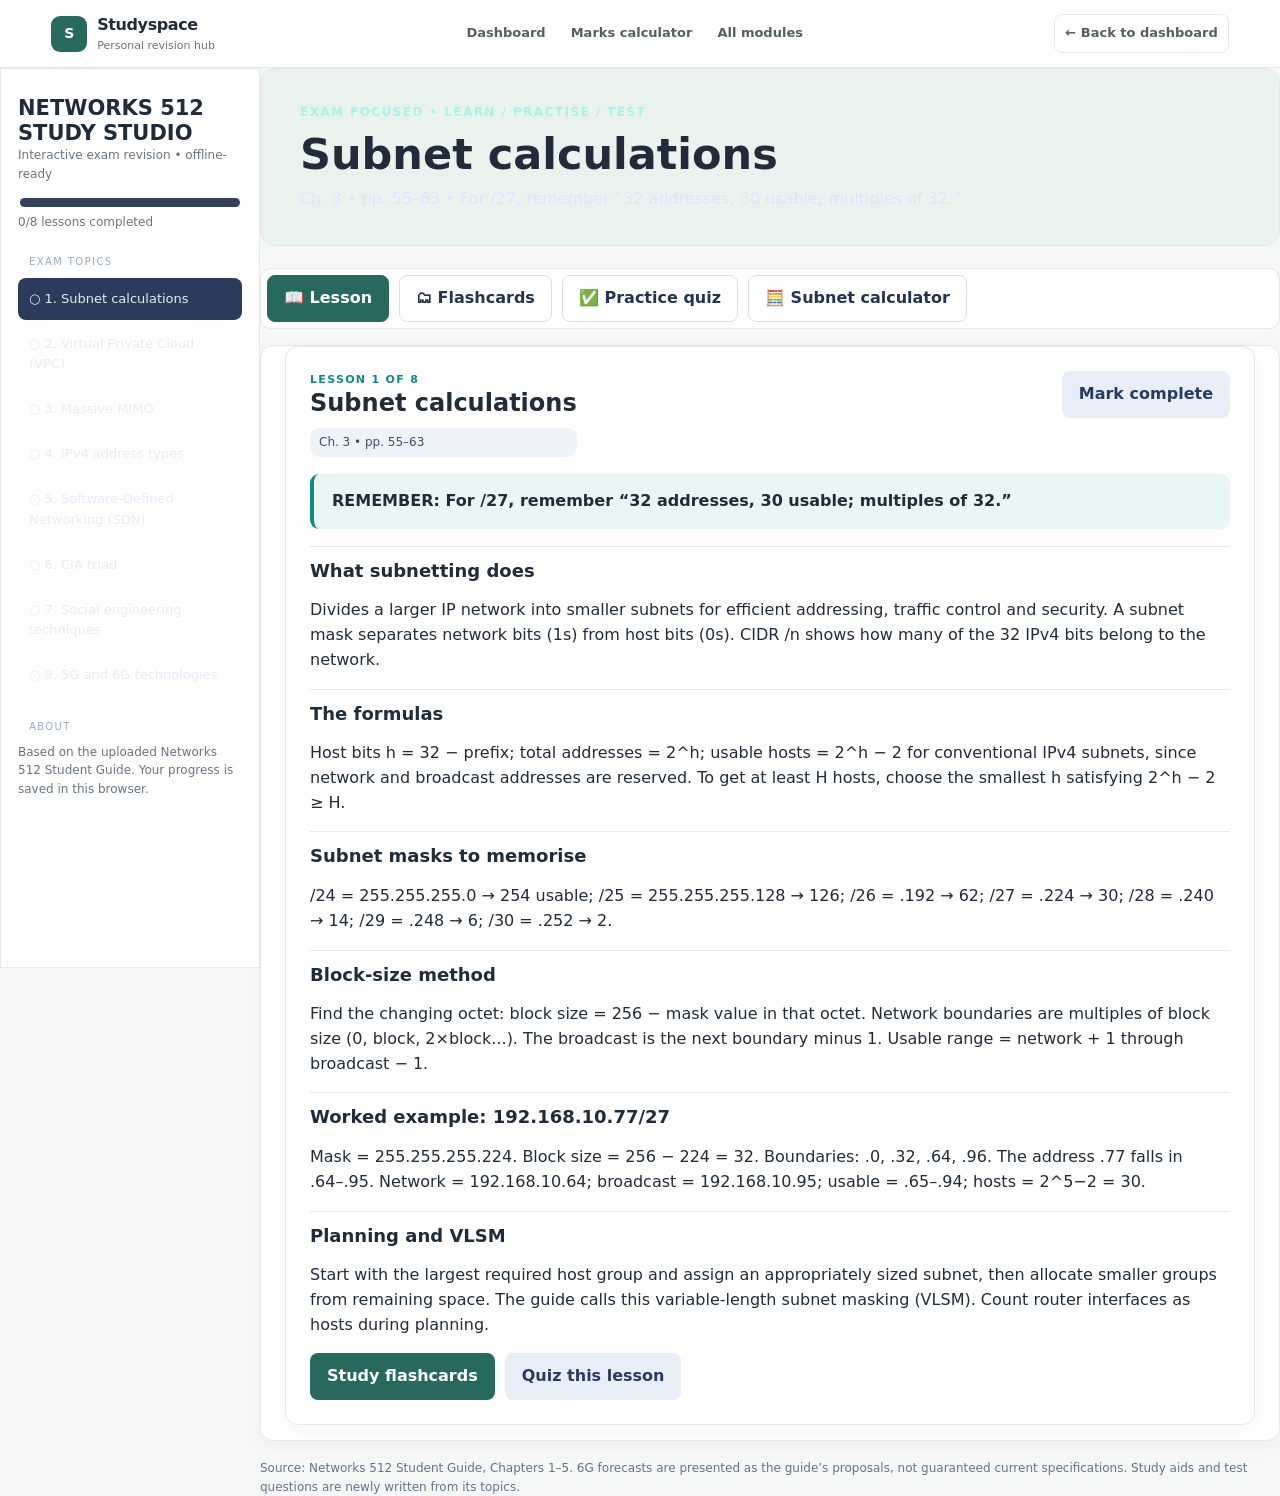
<file: modules/networks.html>
<!doctype html><html lang="en"><head><meta charset="utf-8"><meta name="viewport" content="width=device-width,initial-scale=1"><title>Networks 512 — Interactive Revision Workbook</title><style>
:root{--bg:#f5f7fb;--paper:#fff;--ink:#13253d;--muted:#5c6b7d;--accent:#4f46e5;--teal:#0e8b87;--line:#e3e8ef}*{box-sizing:border-box}body{margin:0;background:var(--bg);color:var(--ink);font:16px/1.65 system-ui,-apple-system,Segoe UI,sans-serif}button,input,select{font:inherit}button{cursor:pointer}.app{display:grid;grid-template-columns:260px 1fr;min-height:100vh}.sidebar{background:#111d34;color:#eef2ff;padding:27px 17px;position:sticky;top:0;height:100vh;overflow:auto}.brand{font-weight:850;font-size:21px;line-height:1.2}.small{font-size:12px;color:#adbbd7}.side-btn{display:block;background:transparent;color:#e5ebf9;border:0;text-align:left;border-radius:12px;width:100%;padding:11px;margin:3px 0;font-size:13px}.side-btn:hover,.side-btn.active{background:#2c3b5b}.side-heading{font-size:10px;letter-spacing:.14em;color:#96a9ca;margin:23px 11px 8px;text-transform:uppercase}.progressbar{height:9px;background:#34415e;border-radius:10px;overflow:hidden;margin:14px 2px 6px}.progressbar>div{height:100%;background:#56d0c0;width:0}.main{max-width:1100px;width:100%;margin:auto;padding:35px 45px 85px}.hero{background:linear-gradient(125deg,#171e46,#3144a2);color:white;border-radius:24px;padding:34px 39px;margin-bottom:22px}.kicker{letter-spacing:.12em;font-size:12px;font-weight:750;color:#a3f6e5}.hero h1{font-size:clamp(28px,3.6vw,43px);line-height:1.14;margin:8px 0}.hero p{color:#dbe4ff;margin:0;max-width:750px}.tabs{display:flex;flex-wrap:wrap;gap:10px;margin:19px 0 24px}.tab,.outline{border:1px solid #d8dfec;background:#fff;border-radius:11px;padding:10px 16px;color:#223451;font-weight:700}.tab.active{background:var(--accent);border-color:var(--accent);color:white}.panel{display:none}.panel.active{display:block}.card{background:#fff;border:1px solid var(--line);border-radius:18px;padding:24px;margin-bottom:15px;box-shadow:0 4px 19px #17243e08}.card h2,.card h3{line-height:1.25;margin:0 0 10px}.card h2{font-size:24px}.card h3{font-size:18px}.muted{color:var(--muted)}.eyebrow{font-size:11px;letter-spacing:.12em;color:var(--teal);font-weight:850}.lesson-head{display:flex;align-items:start;gap:15px;justify-content:space-between}.chips{display:flex;flex-wrap:wrap;gap:9px;margin:10px 0 18px}.chip{font-size:12px;background:#eef3f9;border-radius:9px;padding:5px 9px;color:#3c506d}.memory{background:#e8f7f5;border-left:4px solid var(--teal);padding:15px 18px;border-radius:9px;font-weight:750;margin:17px 0}.concept{border-top:1px solid var(--line);padding-top:13px;margin-top:13px}.concept b{color:#1b3555}.example{background:#f6f4ff;border-radius:12px;padding:14px 16px;margin:15px 0}.warning{background:#fff7eb;border-radius:12px;padding:14px 16px;margin:15px 0}.btn{border:0;border-radius:11px;background:var(--accent);color:#fff;font-weight:750;padding:11px 17px}.btn.alt{background:#e8edf8;color:#263d63}.btn.good{background:#108878}.btnrow{display:flex;gap:10px;flex-wrap:wrap;margin-top:16px}.flash{min-height:220px;display:flex;align-items:center;justify-content:center;text-align:center;background:linear-gradient(140deg,#eef2ff,#eafaf7);border:2px solid #ccd7f0;border-radius:18px;padding:26px;cursor:pointer;font-size:23px;font-weight:750;white-space:pre-line}.flash small{display:block;color:#66758a;font-size:13px;font-weight:400}.choice{display:block;width:100%;text-align:left;background:#fff;border:1px solid #d6dfed;border-radius:11px;padding:12px 15px;margin:9px 0}.choice:hover{background:#f1f4ff}.choice.chosen{background:#eef2ff;border-color:#4f46e5}.choice.correct{background:#e6f8f0;border-color:#17a873}.choice.wrong{background:#fff0f0;border-color:#dd5858}.feedback{padding:13px 15px;border-radius:11px;margin-top:14px;background:#eef4ff}.tag{font-size:11px;color:#60708a;font-weight:700;letter-spacing:.08em}.calcgrid{display:grid;grid-template-columns:repeat(auto-fit,minmax(160px,1fr));gap:12px}.field label{display:block;font-size:12px;font-weight:700;margin-bottom:5px}.field input,.field select{width:100%;border:1px solid #cdd5e2;border-radius:9px;padding:10px;background:white}.results{display:grid;grid-template-columns:repeat(auto-fit,minmax(165px,1fr));gap:12px;margin-top:15px}.metric{padding:14px;border-radius:12px;background:#f0f4fa}.metric span{display:block;color:#607189;font-size:11px}.metric strong{display:block;font-size:15px;overflow-wrap:anywhere}.foot{font-size:12px;color:#63738a;margin-top:18px}.is-hidden{display:none!important}@media(max-width:800px){.app{display:block}.sidebar{position:static;height:auto;padding:18px}.side-buttons{display:flex;overflow:auto;gap:4px}.side-btn{min-width:175px}.side-heading{margin:12px 0}.main{padding:20px 15px 60px}.hero{padding:25px}.card{padding:18px}.flash{font-size:19px}}@media print{.sidebar,.tabs,.btn,.outline{display:none!important}.app{display:block}.main{padding:0}.panel{display:block!important}.card{break-inside:avoid}}
</style><link rel="stylesheet" href="../assets/css/shared.css"></head><body><div class="study-topbar"><a class="study-brand" href="../index.html"><span class="study-mark">S</span><span>Studyspace<small>Personal revision hub</small></span></a><nav class="study-links"><a href="../index.html">Dashboard</a><a href="../marks.html">Marks calculator</a><a href="../index.html#modules">All modules</a></nav><a class="study-back" href="../index.html">← Back to dashboard</a></div><div class="app"><aside class="sidebar"><div class="brand">NETWORKS 512<br>STUDY STUDIO</div><div class="small">Interactive exam revision • offline-ready</div><div class="progressbar"><div id="bar"></div></div><div class="small" id="prog">0/8 lessons completed</div><div class="side-heading">Exam topics</div><div class="side-buttons" id="nav"></div><div class="side-heading">About</div><div class="small">Based on the uploaded Networks 512 Student Guide. Your progress is saved in this browser.</div></aside><main class="main"><div class="hero"><div class="kicker">EXAM FOCUSED • LEARN / PRACTISE / TEST</div><h1 id="heroTitle">Networks 512</h1><p id="heroSub"></p></div><div class="tabs"><button class="tab active" data-tab="lesson" onclick="selectTab('lesson')">📖 Lesson</button><button class="tab" data-tab="flash" onclick="selectTab('flash')">🗂 Flashcards</button><button class="tab" data-tab="quiz" onclick="selectTab('quiz')">✅ Practice quiz</button><button class="tab" data-tab="calc" onclick="selectTab('calc')">🧮 Subnet calculator</button></div><section class="panel active" id="panel-lesson"><div id="lessonContent"></div></section><section class="panel" id="panel-flash"><div id="flashContent"></div></section><section class="panel" id="panel-quiz"><div class="card"><label for="quizTopic"><b>Quiz topic</b></label> <select id="quizTopic" onchange="changeTopic()"></select><p class="muted">Choose a topic for 4 questions, or test everything with 32 questions. Answers are explained immediately.</p></div><div id="quizContent"></div></section><section class="panel" id="panel-calc"><div class="card"><div class="eyebrow">WORKED PRACTICE TOOL</div><h2>IPv4 subnet calculator</h2><p>Enter an address and CIDR prefix to check network address, broadcast, mask, and usable range. Designed for conventional /1–/30 subnets.</p><div class="calcgrid"><div class="field"><label for="ip">IPv4 address</label><input id="ip" value="192.168.10.77" inputmode="decimal" oninput="calculate()"></div><div class="field"><label for="prefix">CIDR prefix</label><select id="prefix" onchange="calculate()"><option value="1" >/1</option><option value="2" >/2</option><option value="3" >/3</option><option value="4" >/4</option><option value="5" >/5</option><option value="6" >/6</option><option value="7" >/7</option><option value="8" >/8</option><option value="9" >/9</option><option value="10" >/10</option><option value="11" >/11</option><option value="12" >/12</option><option value="13" >/13</option><option value="14" >/14</option><option value="15" >/15</option><option value="16" >/16</option><option value="17" >/17</option><option value="18" >/18</option><option value="19" >/19</option><option value="20" >/20</option><option value="21" >/21</option><option value="22" >/22</option><option value="23" >/23</option><option value="24" >/24</option><option value="25" >/25</option><option value="26" >/26</option><option value="27" selected>/27</option><option value="28" >/28</option><option value="29" >/29</option><option value="30" >/30</option></select></div></div><div id="calcResult"></div><div class="foot">The study guide uses the formula 2^host bits − 2. This calculator uses that formula for standard IPv4 host subnets and does not cover special /31 point-to-point or /32 host routes.</div></div><div class="card"><h3>Try these exam examples</h3><p>192.168.10.77/27 → network .64, broadcast .95, 30 usable.</p><p>10.0.5.130/26 → network 10.0.5.128, broadcast 10.0.5.191, 62 usable.</p><p>172.16.10.200/28 → network 172.16.10.192, broadcast 172.16.10.207, 14 usable.</p></div></section><div class="foot">Source: Networks 512 Student Guide, Chapters 1–5. 6G forecasts are presented as the guide’s proposals, not guaranteed current specifications. Study aids and test questions are newly written from its topics.</div></main></div><script>
const LESSONS=[{"title": "Subnet calculations", "source": "Ch. 3 • pp. 55–63", "memory": "For /27, remember “32 addresses, 30 usable; multiples of 32.”", "notes": [["What subnetting does", "Divides a larger IP network into smaller subnets for efficient addressing, traffic control and security. A subnet mask separates network bits (1s) from host bits (0s). CIDR /n shows how many of the 32 IPv4 bits belong to the network."], ["The formulas", "Host bits h = 32 − prefix; total addresses = 2^h; usable hosts = 2^h − 2 for conventional IPv4 subnets, since network and broadcast addresses are reserved. To get at least H hosts, choose the smallest h satisfying 2^h − 2 ≥ H."], ["Subnet masks to memorise", "/24 = 255.255.255.0 → 254 usable; /25 = 255.255.255.128 → 126; /26 = .192 → 62; /27 = .224 → 30; /28 = .240 → 14; /29 = .248 → 6; /30 = .252 → 2."], ["Block-size method", "Find the changing octet: block size = 256 − mask value in that octet. Network boundaries are multiples of block size (0, block, 2×block...). The broadcast is the next boundary minus 1. Usable range = network + 1 through broadcast − 1."], ["Worked example: 192.168.10.77/27", "Mask = 255.255.255.224. Block size = 256 − 224 = 32. Boundaries: .0, .32, .64, .96. The address .77 falls in .64–.95. Network = 192.168.10.64; broadcast = 192.168.10.95; usable = .65–.94; hosts = 2^5−2 = 30."], ["Planning and VLSM", "Start with the largest required host group and assign an appropriately sized subnet, then allocate smaller groups from remaining space. The guide calls this variable-length subnet masking (VLSM). Count router interfaces as hosts during planning."]], "cards": [["What is the usable-host formula for a traditional /26 subnet?", "2^(32−26) − 2 = 62."], ["Calculate the network and broadcast for 192.168.10.77/27.", "Network 192.168.10.64; broadcast 192.168.10.95."], ["Which /prefix offers at least 50 usable addresses?", "/26: 62 usable hosts."], ["Why are two addresses normally subtracted?", "One network address and one broadcast address are reserved."]]}, {"title": "Virtual Private Cloud (VPC)", "source": "Ch. 5 • pp. 85–95", "memory": "A VPC is the network; a VPN is a secure connection to that network.", "notes": [["Define VPC", "A virtual private cloud is a logically private, tenant-isolated virtual network, even when hosted within a public-cloud provider. The study guide emphasizes authentication, encryption, and division into subnets across availability zones."], ["VPC building blocks", "Subnets group resources with IP ranges defined by CIDR; gateways provide connectivity; virtual firewalls apply traffic policy; load balancers distribute incoming requests across servers."], ["Internet gateway vs NAT gateway", "Internet gateway is the network’s path toward the Internet. Network Address Translation (NAT) translates private addresses to public addresses at the edge; PAT can map multiple private devices to one public IPv4 address using ports. Do not confuse the gateway’s role with a firewall’s traffic permissions."], ["VPC connectivity", "VPN creates an encrypted tunnel over the public Internet. Private direct connection uses a dedicated circuit for more predictable performance; the guide notes VPN encryption may also be applied over private links."], ["Public, private, hybrid cloud", "Public cloud: provider-owned infrastructure rented on demand. Private cloud: infrastructure for one organisation. Hybrid: combines public and private and may use cloud bursting for extra capacity."], ["Worked design", "An online shop places web servers in a public-facing subnet and a database in a more restricted subnet; a load balancer distributes website traffic while firewall policies limit database access. This is a study design example of the guide’s components."]], "cards": [["What makes a VPC “private” if it resides on public-cloud infrastructure?", "Tenant isolation and controlled access."], ["Which component segments a VPC into IP ranges?", "Subnets defined with CIDR."], ["How does a VPN differ from a VPC?", "VPN is an encrypted connection; VPC is an isolated cloud network."], ["Why use a load balancer?", "To distribute requests across several targets and improve scaling."]]}, {"title": "Massive MIMO", "source": "Ch. 4 • pp. 73–75", "memory": "MIMO = Multiple antennas; Massive MIMO = lots of antennas serving multiple users.", "notes": [["Meaning", "MIMO stands for Multiple-Input Multiple-Output: multiple transmitting and receiving antennas. Massive MIMO scales multi-user MIMO to a large number of antenna elements at a base station."], ["Why it matters", "With spatially separated antennas, MIMO improves capacity and spectral efficiency without requiring proportional extra spectrum. The guide also lists reliability, energy efficiency, reduced interference and security benefits."], ["Relationship to OFDM", "OFDM splits a channel into narrowband subchannels. The guide presents MIMO–OFDM as a backbone of 5G: OFDM organises frequency resources while MIMO exploits spatial resources."], ["Open-loop vs closed-loop vs blind", "Closed-loop MIMO sends channel gain/phase feedback from receiver to transmitter. Open-loop uses pilots for receiver estimation without feedback to transmitter. Blind MIMO has no channel-state information at either end, as described in the guide."], ["Use-case example", "A base station with many antennas can serve multiple users in a busy stadium more efficiently than a conventional single-antenna system; this illustrates the enhanced mobile broadband and massive machine communication goals."], ["Limitations to remember", "More antennas increase implementation and coordination complexity; avoid the misconception that simply adding antennas guarantees infinite speed."]], "cards": [["What does MIMO stand for?", "Multiple-Input Multiple-Output."], ["What is the key difference between MIMO and Massive MIMO?", "Massive MIMO uses a much larger antenna array, extending multi-user MIMO."], ["Which MIMO mode uses receiver feedback?", "Closed-loop MIMO."], ["What does OFDM do?", "Divides a channel into narrowband subchannels for efficient transmission."]]}, {"title": "IPv4 address types", "source": "Ch. 2 • pp. 34–38; Ch. 3 • pp. 52–55", "memory": "Unicast = ONE. Broadcast = ALL. Multicast = GROUP.", "notes": [["IPv4 format", "IPv4 is 32 bits in four 8-bit octets, each 0–255. The subnet mask determines the boundary between network and host portions."], ["Unicast", "One sender to one destination interface. Example: sending data directly to 192.168.1.10."], ["Broadcast", "One sender to every device in a broadcast domain. In a /24 network 192.168.1.0/24 the directed broadcast is 192.168.1.255. Layer 2 hardware broadcast is FF:FF:FF:FF:FF:FF. Routers ordinarily form broadcast-domain boundaries."], ["Multicast", "One-to-selected-many using group membership; IPv4 Class D range is 224.0.0.0–239.255.255.255. Unlike broadcast, group traffic can be routed to subscribed groups."], ["Classful addresses", "Class A: first octet 1–126, default /8; B: 128–191, /16; C: 192–223, /24; D: 224–239 multicast; E: 240–255 reserved. 127/8 includes loopback addresses. CIDR masks, rather than class alone, determine modern network boundaries."], ["Private IPv4 ranges", "10.0.0.0/8; 172.16.0.0/12; 192.168.0.0/16. These do not route directly across the public Internet. Additional special-use examples include 127.0.0.1 loopback and 169.254.x.x link-local/APIPA."], ["IPv4 vs IPv6 address types", "IPv4: unicast, multicast, broadcast. IPv6: unicast, multicast and anycast; the guide notes IPv6 has no broadcast. IPv6 address length = 128 bits."]], "cards": [["What IPv4 range is used by multicast?", "224.0.0.0 through 239.255.255.255."], ["Which private range starts with 172?", "172.16.0.0–172.31.255.255."], ["What does 127.0.0.1 represent?", "Loopback: the local host."], ["Which IPv4 delivery type is one-to-one?", "Unicast."]]}, {"title": "Software-Defined Networking (SDN)", "source": "Ch. 5 • pp. 97–100", "memory": "North = applications ABOVE controller. South = devices BELOW controller.", "notes": [["What SDN changes", "Traditional networks often require device-by-device configuration. SDN brings centralized controller-based management so switches and routers can be monitored and configured as a coherent system."], ["Three SDN layers", "Application layer contains functions such as firewalls, intrusion protection and load balancers that express network needs. Control layer has the SDN controller, translating policies into instructions. Infrastructure/forwarding layer has switches and other devices forwarding packets."], ["Northbound vs southbound", "Northbound interface connects applications to controller. Southbound connects controller to networking infrastructure. Remember the controller sits in the middle."], ["Key benefits", "Application-aware behaviour; zero-touch provisioning; transport-agnostic overlays; centralized policy management; fewer repetitive configurations and more consistent monitoring."], ["Scenario", "A university needs one security policy across dozens of switches. With SDN, an administrator specifies policy centrally and the controller distributes the relevant rules rather than logging into each switch."], ["SDN vs VPC", "SDN describes how networks are programmatically controlled and managed. VPC describes a private virtual network within a cloud environment. They relate but are not synonyms."]], "cards": [["Which SDN layer contains the controller?", "Control layer."], ["What is the job of the infrastructure layer?", "Packet forwarding and network-device operation."], ["What is zero-touch provisioning?", "Deploying/configuring devices remotely with little or no individual manual setup."], ["Northbound interfaces connect which layers?", "Application and control layers."]]}, {"title": "CIA triad", "source": "Ch. 1 • pp. 3–4", "memory": "C = CAN SEE? I = IS CORRECT? A = CAN ACCESS?", "notes": [["Confidentiality", "Only approved people can view sensitive information. The guide uses a credit-card number and mentions encryption and physical access controls as protections."], ["Integrity", "Information remains correct and is not modified without permission. The guide’s example: an attacker changes an online purchase amount from $10,000 to $1."], ["Availability", "Authorised users can access data and services when needed. A business unable to access its servers or order data experiences an availability problem."], ["Identify the breached goal", "Someone reads a protected file → confidentiality. Someone edits a transaction → integrity. A system goes offline → availability."], ["People, products and procedures", "The guide says security protects devices and information through products, people, policies and procedures; no single control guarantees complete security."], ["Defence scenario", "For an online store: encrypt customer information (confidentiality), validate transactions and restrict changes (integrity), and use backups/recovery planning (availability)."]], "cards": [["What CIA property is lost when private files are leaked?", "Confidentiality."], ["What CIA property is lost when account balances are altered?", "Integrity."], ["What CIA property is lost during a prolonged outage?", "Availability."], ["Give one confidentiality protection mentioned in the guide.", "Encryption or physical access restrictions."]]}, {"title": "Social engineering techniques", "source": "Ch. 1 • pp. 17–24", "memory": "VOICE = Vishing; SMS = Smishing; SPEAR = Specific; WHALE = Executive.", "notes": [["The core idea", "Social engineering elicits information or action by manipulating human behaviour and trust. The guide discusses psychological and physical approaches."], ["Phishing family", "Phishing: broad deceptive email. Spear phishing: customised message to a specific person. Whaling: targets an executive or other “big fish”. Vishing: voice/phone phishing. Smishing: SMS/text phishing."], ["Impersonation and pretexting", "Attacker pretends to be someone trusted, such as a help-desk technician, and supplies a plausible story to extract details. Urgency, authority, confidence, diversion and humour may be used to build influence."], ["Other online techniques", "Typosquatting uses lookalike domain spellings. Spam is mass unsolicited email; spim is spam over instant messaging. A hoax is a false warning intended to make someone take unsafe action."], ["Physical techniques", "Dumpster diving searches discarded documents. Tailgating follows an authorised person into a restricted space. Shoulder surfing watches someone entering a password or code."], ["How to respond", "Verify identity through a trusted channel, inspect URLs, do not share passwords, challenge unexpected access requests, secure discarded information and avoid plugging in unknown USB devices. These are practical defences consistent with the guide’s attack examples."], ["Identify the attack quickly", "“CEO” urgent phone call = impersonation/authority/vishing; personalised email = spear phishing; SMS bank alert = smishing; following an employee through a door = tailgating."]], "cards": [["A scam arrives through text message. Name it.", "Smishing."], ["A forged email is addressed to a named employee. Name it.", "Spear phishing."], ["An attacker walks in behind a badge-holder. Name it.", "Tailgating."], ["What is shoulder surfing?", "Observing someone entering confidential information."]]}, {"title": "5G and 6G technologies", "source": "Ch. 4 • pp. 66–83", "memory": "5G = high speed + many devices + low delay. 6G = proposed bigger leap.", "notes": [["Generations", "1G introduced analogue mobile voice; 2G added digital techniques; 3G made mobile data faster; 4G/LTE enabled high-speed broadband; 5G focuses on much greater capacity, connectivity and low latency. The guide places 6G under development."], ["5G aims", "Improved throughput, spectral and power efficiency, network capacity, low latency, enhanced broadband, large-scale IoT and mission-critical applications such as healthcare and emergency response."], ["5G enabling technologies", "Millimetre wave (mmWave) offers high-frequency, high-bandwidth communication but limited penetration and range. MIMO–OFDM combines many antennas with efficient frequency division. Massive MIMO extends the antenna-array concept."], ["mmWave challenges", "High-frequency links are weakened by walls, trees, humidity/rain and obstacles. The guide explains why dense cells and coexistence with lower-frequency 5G coverage are necessary."], ["5G examples", "Smart cities, industrial automation, connected sensors, vehicles, high-definition streaming, healthcare and immersive AR/VR are examples covered by the guide."], ["6G proposed technologies", "The guide describes possible development toward terahertz spectrum, further massive MIMO, denser networks, AI-driven management and advanced virtual/augmented reality. It expects higher throughput and even lower latency than 5G."], ["6G comparisons: interpret as targets", "The guide variously mentions ~100 Gbps and possible 1 Tbps 6G speeds, and microsecond latency. Treat these as proposed visions rather than a single guaranteed standard or existing performance. The guide discusses costs, compatibility and privacy concerns."], ["Exam comparison", "5G: deployed fifth-generation cellular systems leveraging mmWave and MIMO/OFDM. 6G: future research direction building on 5G for greater speed, capacity, intelligence and immersive applications."]], "cards": [["Name two 5G enabling technologies in the guide.", "Millimetre waves and MIMO–OFDM."], ["Why is mmWave coverage challenging?", "High frequencies have shorter reach and are blocked/attenuated by obstacles and rain."], ["Is 6G already a fully specified deployed successor in the guide?", "No; the guide calls it under development and describes expected capabilities."], ["Name two suggested 6G developments.", "Terahertz-frequency research, enhanced Massive MIMO, dense networks, or AI-driven operation."]]}];const QUIZ=[{"lesson": 0, "q": "192.168.10.77/27 belongs to which network?", "options": ["192.168.10.32", "192.168.10.64", "192.168.10.77", "192.168.10.96"], "correct": 1, "explain": "/27 has 32-address blocks, so .77 lies between .64 and .95."}, {"lesson": 0, "q": "How many usable host addresses exist in a /28 subnet?", "options": ["16", "14", "30", "62"], "correct": 1, "explain": "32−28=4 host bits; 2^4−2=14."}, {"lesson": 0, "q": "Which subnet mask equals /26?", "options": ["255.255.255.128", "255.255.255.192", "255.255.255.224", "255.255.255.240"], "correct": 1, "explain": "/26: 24 full bits plus binary 11000000 = 192."}, {"lesson": 0, "q": "What /prefix is the smallest block supporting 25 devices?", "options": ["/29", "/28", "/27", "/30"], "correct": 2, "explain": "/27 supplies 30 usable host addresses."}, {"lesson": 1, "q": "Which term means an isolated virtual network in a cloud provider?", "options": ["VPN", "VPC", "WAN", "DNS"], "correct": 1, "explain": "Virtual Private Cloud is a logically isolated cloud network."}, {"lesson": 1, "q": "What does PAT allow?", "options": ["All private IPs map to a single public IP using ports", "It blocks all Internet traffic", "It encrypts all traffic", "It assigns MAC addresses"], "correct": 0, "explain": "Port address translation uses port numbers to differentiate sessions."}, {"lesson": 1, "q": "What does a cloud load balancer do?", "options": ["Creates IP addresses", "Distributes application traffic", "Replaces DNS", "Rewrites every subnet mask"], "correct": 1, "explain": "The guide says a load balancer distributes traffic across targets."}, {"lesson": 1, "q": "What is the key benefit of a site-to-site VPN?", "options": ["Direct fibre only", "Encrypted connectivity over public Internet", "Free IP addresses", "Massive MIMO"], "correct": 1, "explain": "The guide describes encrypted tunnels between sites and cloud resources."}, {"lesson": 2, "q": "MIMO stands for...", "options": ["Multiple Input Multiple Output", "Managed Internet Media Output", "Multiple Internal Main Operators", "Massive Internet Mode Override"], "correct": 0, "explain": "Multiple transmitting and receiving antennas."}, {"lesson": 2, "q": "What distinguishes Massive MIMO from ordinary MIMO?", "options": ["Use of many more antenna elements", "Use of only one antenna", "Use of copper cables", "Eliminating all interference"], "correct": 0, "explain": "Massive MIMO increases scale of multi-user antenna arrays."}, {"lesson": 2, "q": "Which MIMO type uses channel feedback to the transmitter?", "options": ["Blind", "Open-loop", "Closed-loop", "Unicast"], "correct": 2, "explain": "Receiver feedback on channel gain/phase characterises closed-loop MIMO."}, {"lesson": 2, "q": "OFDM is used to...", "options": ["Encrypt passwords", "Split a channel into narrow subchannels", "Assign IP addresses", "Manage cloud tenancy"], "correct": 1, "explain": "OFDM divides the channel into narrowband subchannels."}, {"lesson": 3, "q": "Which address type sends to one destination?", "options": ["Broadcast", "Multicast", "Unicast", "Anycast in IPv4"], "correct": 2, "explain": "Unicast is one-to-one delivery."}, {"lesson": 3, "q": "What IPv4 range is Class D multicast?", "options": ["10.0.0.0–10.255.255.255", "224.0.0.0–239.255.255.255", "192.168.0.0–192.168.255.255", "240.0.0.0–255.255.255.255"], "correct": 1, "explain": "Class D = 224 through 239 first octet."}, {"lesson": 3, "q": "Which is a private IPv4 address?", "options": ["8.8.8.8", "172.20.1.5", "1.1.1.1", "224.0.0.1"], "correct": 1, "explain": "172.16.0.0–172.31.255.255 is private."}, {"lesson": 3, "q": "Which address is commonly used for loopback?", "options": ["255.255.255.255", "127.0.0.1", "192.0.2.1", "224.0.0.1"], "correct": 1, "explain": "127.0.0.1 addresses the local host."}, {"lesson": 4, "q": "Where does the SDN controller reside?", "options": ["Infrastructure layer", "Control layer", "Physical cabling layer", "Only the application layer"], "correct": 1, "explain": "The control layer runs the SDN controller."}, {"lesson": 4, "q": "Northbound SDN interfaces connect...", "options": ["Controller and applications", "Router and fibre cable", "Infrastructure and WAN", "Client and ISP"], "correct": 0, "explain": "Northbound is application ↔ control."}, {"lesson": 4, "q": "What is zero-touch provisioning?", "options": ["Configuring devices with minimal individual manual work", "Switching off all controllers", "Removing all access controls", "Using only copper links"], "correct": 0, "explain": "The guide describes remote deployment without touching each device."}, {"lesson": 4, "q": "What is the job of the SDN infrastructure layer?", "options": ["Forward packets under controller rules", "Create phishing messages", "Own the public cloud", "Write application policies only"], "correct": 0, "explain": "Forwarding and network hardware are in the infrastructure layer."}, {"lesson": 5, "q": "Someone reads confidential customer files. Which CIA property is broken?", "options": ["Integrity", "Availability", "Confidentiality", "Performance"], "correct": 2, "explain": "Unauthorised viewing violates confidentiality."}, {"lesson": 5, "q": "An attacker changes a purchase amount. Which property?", "options": ["Integrity", "Confidentiality", "Availability", "Capacity"], "correct": 0, "explain": "Unauthorised data modification violates integrity."}, {"lesson": 5, "q": "A website is unreachable after an outage. Which property?", "options": ["Confidentiality", "Availability", "Integrity", "Anonymity"], "correct": 1, "explain": "Availability = accessible when authorised users need it."}, {"lesson": 5, "q": "Which trio is the CIA triad?", "options": ["Cost, Internet, Access", "Confidentiality, Integrity, Availability", "Control, Infrastructure, Apps", "Capacity, Identity, Automation"], "correct": 1, "explain": "The three security objectives are C, I and A."}, {"lesson": 6, "q": "A fake bank alert arrives by SMS. This is...", "options": ["Whaling", "Smishing", "Tailgating", "Dumpster diving"], "correct": 1, "explain": "Smishing is phishing by text/SMS."}, {"lesson": 6, "q": "A spoofed email targets a named employee. This is...", "options": ["Spear phishing", "Vishing", "Shoulder surfing", "Broadcast"], "correct": 0, "explain": "Spear phishing uses customised messages to specific users."}, {"lesson": 6, "q": "An attacker watches a PIN entered on a keypad. This is...", "options": ["Whaling", "Spim", "Shoulder surfing", "VPC"], "correct": 2, "explain": "Shoulder surfing = watching sensitive input."}, {"lesson": 6, "q": "Entering a secured building behind an authorised employee is...", "options": ["Typosquatting", "Tailgating", "Whaling", "Multicast"], "correct": 1, "explain": "Tailgating exploits physical access procedure."}, {"lesson": 7, "q": "Which two technologies are named as central 5G enablers?", "options": ["FTP and SMTP", "mmWave and MIMO–OFDM", "IPv4 and IPv6", "VPN and NAT"], "correct": 1, "explain": "Chapter 4 calls out mmWave and MIMO–OFDM."}, {"lesson": 7, "q": "Why is mmWave range limited?", "options": ["Low carrier frequencies", "Rain/obstacles weaken high-frequency waves", "It uses TCP instead of UDP", "It cannot transmit data"], "correct": 1, "explain": "High-frequency signals can suffer attenuation and poor penetration."}, {"lesson": 7, "q": "How does the guide describe 6G?", "options": ["Fully mature standard everywhere", "Future technology under development", "Analog cellular network", "Only a replacement for Wi-Fi"], "correct": 1, "explain": "The guide presents 6G as research/development, with proposed goals."}, {"lesson": 7, "q": "What kind of spectrum is proposed for future 6G research?", "options": ["Only AM radio", "Terahertz frequencies", "Only copper Ethernet", "Only 2G channels"], "correct": 1, "explain": "Chapter 4 proposes extending higher-frequency work toward terahertz bands."}];const KEY='networks512-revision-v1';let progress;try{progress=JSON.parse(localStorage.getItem(KEY))||{}}catch(e){progress={}};progress.done=progress.done||{};progress.scores=progress.scores||{};
let current=0,tab='lesson',card=0,flipped=false,qIndex=0,qSelected=null,qAnswered=false,qScore=0,qOrder=[],qTopic='all';
const el=id=>document.getElementById(id);const esc=s=>String(s).replace(/[&<>"']/g,x=>({'&':'&amp;','<':'&lt;','>':'&gt;','"':'&quot;',"'":'&#39;'}[x]));function store(){try{localStorage.setItem(KEY,JSON.stringify(progress))}catch(e){}};
function nav(){el('nav').innerHTML=LESSONS.map((l,i)=>`<button class="side-btn ${i===current?'active':''}" onclick="selectLesson(${i})">${progress.done[i]?'✓ ':'○ '}${i+1}. ${esc(l.title)}</button>`).join('');const n=Object.keys(progress.done).filter(i=>progress.done[i]).length;el('bar').style.width=(n/8*100)+'%';el('prog').textContent=n+'/8 lessons completed';}
function selectLesson(i){current=i;card=0;flipped=false;render();window.scrollTo(0,0)}
function selectTab(t){tab=t;if(t==='quiz'){qIndex=0;qScore=0;qAnswered=false;qSelected=null;qOrder=QUIZ.map((_,i)=>i).filter(i=>qTopic==='all'||QUIZ[i].lesson===Number(qTopic))}render()}
function markDone(){progress.done[current]=!progress.done[current];store();render()}
function render(){nav();el('heroTitle').textContent=LESSONS[current].title;el('heroSub').textContent=LESSONS[current].source+' • '+LESSONS[current].memory;document.querySelectorAll('.tab').forEach(b=>b.classList.toggle('active',b.dataset.tab===tab));document.querySelectorAll('.panel').forEach(p=>p.classList.toggle('active',p.id==='panel-'+tab));if(tab==='lesson')renderLesson();if(tab==='flash')renderFlash();if(tab==='quiz')renderQuiz();if(tab==='calc')calculate();}
function renderLesson(){const l=LESSONS[current];el('lessonContent').innerHTML=`<div class="card"><div class="lesson-head"><div><div class="eyebrow">LESSON ${current+1} OF 8</div><h2>${esc(l.title)}</h2><div class="chip">${esc(l.source)}</div></div><button class="btn ${progress.done[current]?'good':'alt'}" onclick="markDone()">${progress.done[current]?'✓ Completed':'Mark complete'}</button></div><div class="memory">REMEMBER: ${esc(l.memory)}</div>${l.notes.map(([h,p])=>`<div class="concept"><h3>${esc(h)}</h3><p>${esc(p)}</p></div>`).join('')}<div class="btnrow"><button class="btn" onclick="selectTab('flash')">Study flashcards</button><button class="btn alt" onclick="setTopicQuiz(${current})">Quiz this lesson</button></div></div>`}
function renderFlash(){const all=LESSONS[current].cards;const x=all[card];el('flashContent').innerHTML=`<div class="card"><div class="eyebrow">FLASHCARDS • ${esc(LESSONS[current].title)}</div><h2>${card+1} / ${all.length}</h2><div class="flash" role="button" tabindex="0" onclick="flip()" onkeydown="if(event.key==='Enter'||event.key===' '){event.preventDefault();flip()}"><div><small>${flipped?'ANSWER (click to flip back)':'QUESTION (click to reveal)'}</small>${esc(flipped?x[1]:x[0])}</div></div><div class="btnrow"><button class="btn alt" onclick="prevCard()">← Previous</button><button class="btn" onclick="flip()">Flip card</button><button class="btn alt" onclick="nextCard()">Next →</button></div></div>`}
function flip(){flipped=!flipped;renderFlash()}function prevCard(){card=(card-1+LESSONS[current].cards.length)%LESSONS[current].cards.length;flipped=false;renderFlash()}function nextCard(){card=(card+1)%LESSONS[current].cards.length;flipped=false;renderFlash()}
function setTopicQuiz(i){qTopic=String(i);el('quizTopic').value=qTopic;selectTab('quiz')}function changeTopic(){qTopic=el('quizTopic').value;selectTab('quiz')}
function renderQuiz(){const x=el('quizContent');if(qIndex>=qOrder.length){const total=qOrder.length;progress.scores[qTopic]=[qScore,total];store();x.innerHTML=`<div class="card"><div class="eyebrow">QUIZ FINISHED</div><h2>${qScore} / ${total} correct</h2><p>${total?Math.round(qScore/total*100):0}% • ${qScore===total?'Excellent!':'Review the missed topics and retry.'}</p><button class="btn" onclick="selectTab('quiz')">Try again</button></div>`;return}const q=QUIZ[qOrder[qIndex]];x.innerHTML=`<div class="card"><div class="eyebrow">QUESTION ${qIndex+1} OF ${qOrder.length} • ${esc(LESSONS[q.lesson].title)}</div><h2>${esc(q.q)}</h2>${q.options.map((o,i)=>`<button class="choice ${qAnswered?(i===q.correct?'correct':i===qSelected?'wrong':''):(qSelected===i?'chosen':'')}" onclick="pick(${i})" ${qAnswered?'disabled':''}>${String.fromCharCode(65+i)}. ${esc(o)}</button>`).join('')}${qAnswered?`<div class="feedback"><b>${qSelected===q.correct?'Correct!':'Not quite.'}</b> ${esc(q.explain)}</div>`:''}<div class="btnrow">${!qAnswered?'<button class="btn" onclick="checkAnswer()" '+(qSelected===null?'disabled':'')+'>Check answer</button>':'<button class="btn" onclick="nextQ()">'+(qIndex+1===qOrder.length?'See results':'Next question →')+'</button>'}</div></div>`}
function pick(i){if(qAnswered)return;qSelected=i;renderQuiz()}function checkAnswer(){if(qSelected===null)return;qAnswered=true;if(qSelected===QUIZ[qOrder[qIndex]].correct)qScore++;renderQuiz()}function nextQ(){qIndex++;qSelected=null;qAnswered=false;renderQuiz()}
function int2ip(n){return [(n>>>24)&255,(n>>>16)&255,(n>>>8)&255,n&255].join('.')}function ip2int(s){const p=s.trim().split('.');if(p.length!==4||p.some(x=>!/^(0|[1-9]\d{0,2})$/.test(x)||Number(x)>255))throw Error('Enter a valid dotted IPv4 address (e.g. 192.168.10.77).');return p.reduce((a,x)=>((a<<8)>>>0)+Number(x),0)>>>0}
function calculate(){try{const ip=ip2int(el('ip').value),prefix=Number(el('prefix').value);if(!(prefix>=1&&prefix<=30))throw Error('Choose /1 to /30 for conventional host subnets.');const mask=prefix===0?0:(0xffffffff<<(32-prefix))>>>0;const network=(ip&mask)>>>0;const wild=(~mask)>>>0;const broad=(network|wild)>>>0;const total=2**(32-prefix);const usable=total-2;el('calcResult').innerHTML=`<div class="results">${[['Subnet mask',int2ip(mask)],['Network address',int2ip(network)],['Broadcast address',int2ip(broad)],['First usable',int2ip(network+1)],['Last usable',int2ip(broad-1)],['Usable hosts',usable.toLocaleString()],['Total addresses',total.toLocaleString()],['Host bits',32-prefix]].map(([a,b])=>`<div class="metric"><span>${a}</span><strong>${b}</strong></div>`).join('')}</div><div class="example">Working: /${prefix} leaves ${32-prefix} host bits. 2^${32-prefix} = ${total.toLocaleString()} total addresses; subtract network and broadcast = ${usable.toLocaleString()} usable. Verify the address range is ${int2ip(network)} to ${int2ip(broad)}.</div>`}catch(e){el('calcResult').innerHTML='<div class="warning">'+esc(e.message)+'</div>'}}
window.addEventListener('DOMContentLoaded',()=>{el('quizTopic').innerHTML='<option value="all">All 8 topics (32 questions)</option>'+LESSONS.map((x,i)=>`<option value="${i}">${esc(x.title)} (4 questions)</option>`).join('');render()});
</script></body></html>
</file>
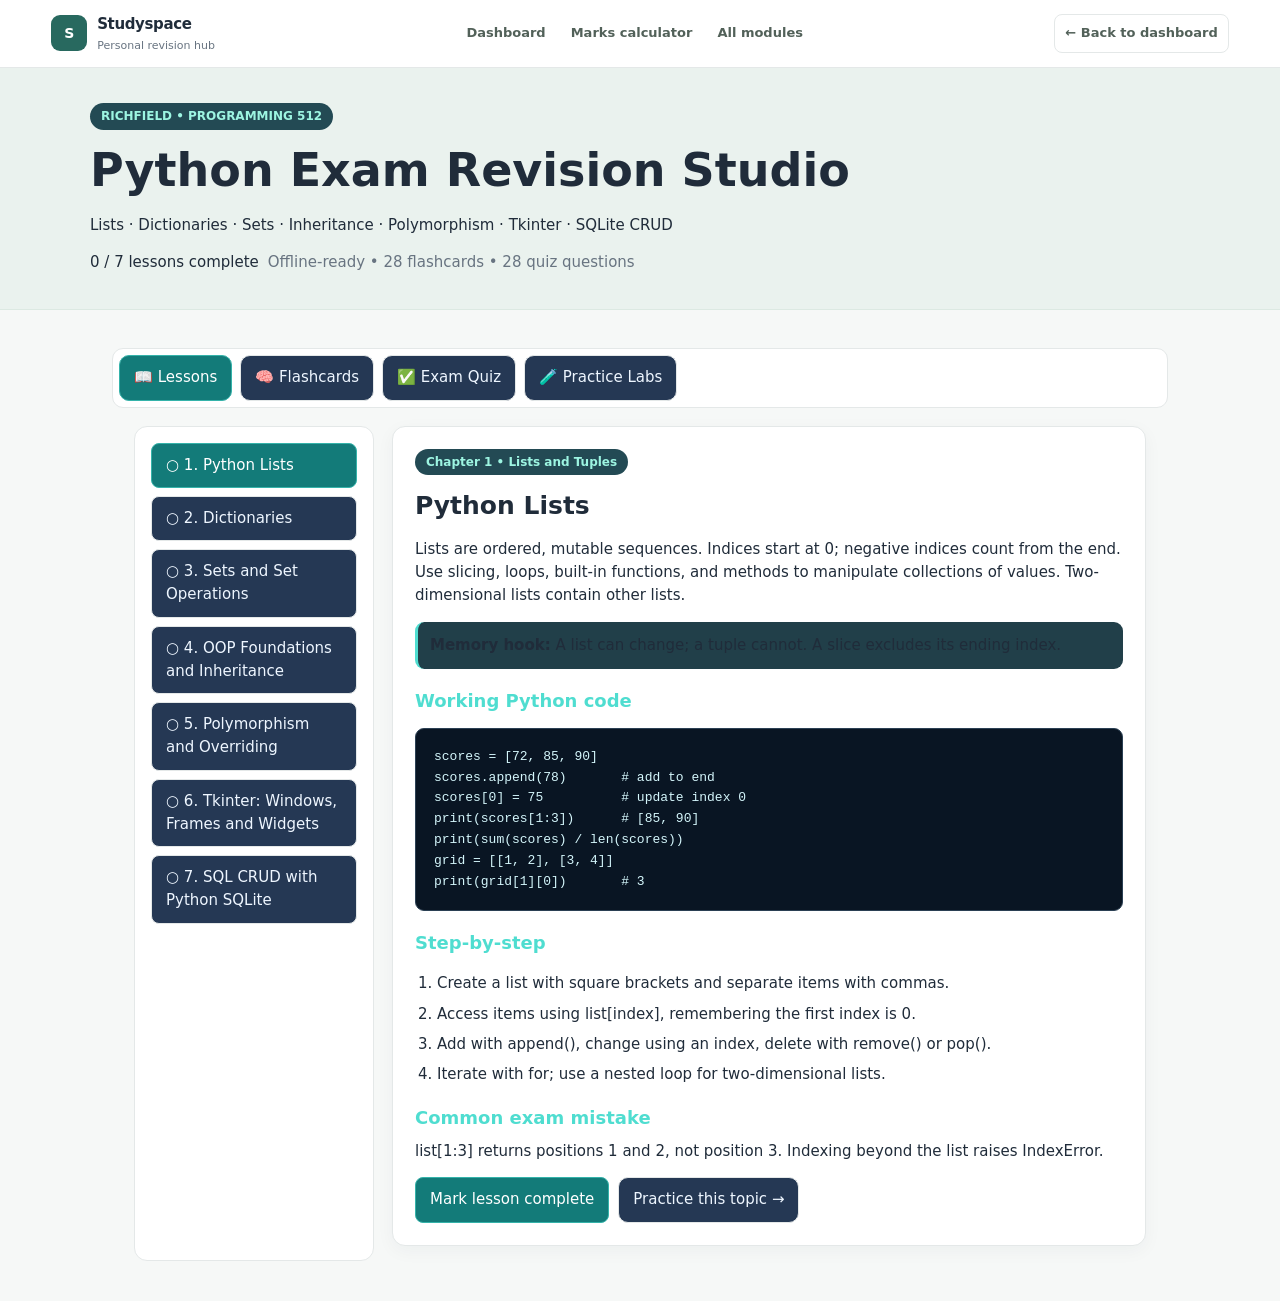
<file: modules/programming.html>
<!doctype html><html lang="en"><head><meta charset="utf-8"><meta name="viewport" content="width=device-width,initial-scale=1"><title>Programming 512 • Interactive Revision</title><style>
:root{--bg:#0c1427;--panel:#17253b;--panel2:#20314a;--line:#33465d;--teal:#4fddd0;--text:#eef6ff;--muted:#afbdd1;--accent:#a5a6ff}*{box-sizing:border-box}body{margin:0;background:var(--bg);color:var(--text);font:15px/1.65 system-ui,-apple-system,Segoe UI,sans-serif}header{background:linear-gradient(130deg,#142b47,#253358);padding:35px max(22px,calc((100vw - 1100px)/2));border-bottom:1px solid var(--line)}h1{font-size:clamp(29px,5vw,46px);margin:5px 0}h2{font-size:25px;margin:0 0 12px}h3{font-size:18px;color:var(--teal);margin:18px 0 8px}p{margin:8px 0 14px}.muted,small{color:var(--muted)}.pill{display:inline-block;background:#234a54;color:#9df5e2;border-radius:40px;padding:4px 11px;font-size:12px;font-weight:700}.shell{max-width:1100px;margin:auto;padding:22px}.tabs{display:flex;flex-wrap:wrap;gap:8px;margin-bottom:22px}.btn,button,select,input{font:inherit}button{cursor:pointer;border:1px solid var(--line);background:#253854;color:var(--text);border-radius:10px;padding:10px 14px}button:hover{border-color:var(--teal)}button.active,.primary{background:#137b79;color:white;border-color:#35b3aa}.layout{display:grid;grid-template-columns:240px 1fr;gap:20px}.sidebar{display:flex;flex-direction:column;gap:8px}.sidebar button{text-align:left}.card{background:var(--panel);border:1px solid var(--line);border-radius:15px;padding:22px;margin-bottom:15px}.cols{display:grid;grid-template-columns:repeat(auto-fit,minmax(230px,1fr));gap:12px}.stat{border:1px solid var(--line);padding:15px;border-radius:11px;background:#182b41}.stat b{font-size:27px;color:var(--teal);display:block}pre{white-space:pre-wrap;overflow-wrap:anywhere;background:#091523;padding:18px;border-radius:11px;color:#d4f6fb;border:1px solid #2b4054;font:13px/1.6 ui-monospace,monospace}code{color:#a8f3e5}ul,ol{padding-left:22px}li{margin:7px 0}.question{padding:20px;border:1px solid var(--line);border-radius:12px;margin-bottom:13px;background:#1b2c44}.options{display:grid;gap:7px;margin-top:10px}.options button{text-align:left}.correct{border-color:#47c99e!important;background:#1a5446!important}.wrong{border-color:#e58586!important;background:#593342!important}.feedback{margin-top:12px;font-size:14px}.hidden{display:none!important}.flip{min-height:220px;display:grid;place-items:center;text-align:center;border:2px dashed #537585;background:#1c344b;border-radius:16px;cursor:pointer;padding:26px;font-size:23px;font-weight:700}.flip.answer{color:#94fae2;background:#153f41}.row{display:flex;flex-wrap:wrap;align-items:center;gap:9px}.row>*{max-width:100%}input,select{background:#101f32;color:#fff;border:1px solid #507084;border-radius:9px;padding:10px;min-width:100px}.laboutput{padding:15px;background:#101d30;border-radius:10px;min-height:50px;white-space:pre-wrap;overflow-wrap:anywhere}.done{color:#8affd0}.note{background:#213f49;padding:12px;border-radius:9px;border-left:3px solid var(--teal)}@media(max-width:700px){.layout{grid-template-columns:1fr}.sidebar{display:grid;grid-template-columns:repeat(2,1fr)}.shell{padding:14px}.card{padding:17px}}
</style><link rel="stylesheet" href="../assets/css/shared.css"></head><body><div class="study-topbar"><a class="study-brand" href="../index.html"><span class="study-mark">S</span><span>Studyspace<small>Personal revision hub</small></span></a><nav class="study-links"><a href="../index.html">Dashboard</a><a href="../marks.html">Marks calculator</a><a href="../index.html#modules">All modules</a></nav><a class="study-back" href="../index.html">← Back to dashboard</a></div><header><span class="pill">RICHFIELD • PROGRAMMING 512</span><h1>Python Exam Revision Studio</h1><p class="muted">Lists · Dictionaries · Sets · Inheritance · Polymorphism · Tkinter · SQLite CRUD</p><div class="row"><span id="headprogress">0 / 7 lessons complete</span><span class="muted">Offline-ready • 28 flashcards • 28 quiz questions</span></div></header><main class="shell"><nav class="tabs"><button data-tab="learn" class="active" onclick="tab('learn')">📖 Lessons</button><button data-tab="cards" onclick="tab('cards')">🧠 Flashcards</button><button data-tab="quiz" onclick="tab('quiz')">✅ Exam Quiz</button><button data-tab="labs" onclick="tab('labs')">🧪 Practice Labs</button></nav><section id="learn"><div class="layout"><aside class="sidebar" id="lessonNav"></aside><div id="lessonBody"></div></div></section><section id="cards" class="hidden"><div class="card"><h2>Flashcards</h2><div class="row"><label>Topic <select id="cardTopic" onchange="resetCards()"></select></label><span class="muted" id="cardCount"></span></div><p class="muted">Tap the large card to reveal the explanation.</p><div class="flip" id="flash" onclick="flipCard()"></div><div class="row" style="margin-top:17px"><button onclick="moveCard(-1)">← Previous</button><button onclick="flipCard()">Flip</button><button class="primary" onclick="moveCard(1)">Next →</button></div></div></section><section id="quiz" class="hidden"><div class="card"><h2>Exam practice</h2><p class="muted">Choose your topic, then select one answer. Each question reveals an explanation.</p><div class="row"><select id="quizTopic"></select><button class="primary" onclick="startQuiz()">Start / Restart quiz</button><span id="quizScore" class="muted"></span></div></div><div id="quizBody"></div></section><section id="labs" class="hidden"><div class="card"><h2>Practice labs</h2><p>Simulate the key ideas in your browser. The Python examples in lessons show the code to implement them in a Python editor.</p></div><div class="card"><h3>Lab 1 — Set operations</h3><p>Enter comma-separated values; duplicates will be removed. Set order is displayed sorted for clarity.</p><div class="row"><label>A <input id="setA" value="1,2,3,3"></label><label>B <input id="setB" value="3,4,5"></label><button class="primary" onclick="setsLab()">Calculate</button></div><pre id="setOutput"></pre></div><div class="card"><h3>Lab 2 — SQLite CRUD simulator</h3><p class="muted">This is an in-browser simulation; it does not create a real SQLite database. Review the equivalent SQL after each action.</p><div class="row"><input id="dbName" placeholder="Student name"><input id="dbMark" type="number" min="0" max="100" placeholder="Mark"><input id="dbId" type="number" min="1" placeholder="ID for update/delete"><button onclick="dbAction('create')">INSERT</button><button onclick="dbAction('update')">UPDATE</button><button onclick="dbAction('delete')">DELETE</button><button onclick="dbAction('read')">SELECT</button></div><div id="dbOutput" class="laboutput" style="margin-top:14px"></div></div><div class="card"><h3>Lab 3 — Tkinter GUI preview</h3><p>A conceptual browser preview of a Tkinter Frame with Entry, Button and Label. The actual Tkinter program is in Lesson 6 and must be run with Python on a desktop.</p><div style="max-width:410px;background:#e9edf2;color:#1c2d3d;padding:18px;border-radius:12px"><b>Registration — Frame</b><div style="margin:10px 0"><input id="tkEntry" placeholder="Enter name" style="background:white;color:#123;width:100%"></div><button style="background:#d8dde7;color:#123" onclick="document.getElementById('tkLabel').textContent=document.getElementById('tkEntry').value.trim()||'Enter a name'">Show</button><p id="tkLabel" style="margin:13px 0 0">Enter a name</p></div></div></section></main><script>const lessons=[{"title": "Python Lists", "chapter": "Chapter 1 • Lists and Tuples", "overview": "Lists are ordered, mutable sequences. Indices start at 0; negative indices count from the end. Use slicing, loops, built-in functions, and methods to manipulate collections of values. Two-dimensional lists contain other lists.", "key": "A list can change; a tuple cannot. A slice excludes its ending index.", "code": "scores = [72, 85, 90]\nscores.append(78)       # add to end\nscores[0] = 75          # update index 0\nprint(scores[1:3])      # [85, 90]\nprint(sum(scores) / len(scores))\ngrid = [[1, 2], [3, 4]]\nprint(grid[1][0])       # 3", "steps": ["Create a list with square brackets and separate items with commas.", "Access items using list[index], remembering the first index is 0.", "Add with append(), change using an index, delete with remove() or pop().", "Iterate with for; use a nested loop for two-dimensional lists."], "mistake": "list[1:3] returns positions 1 and 2, not position 3. Indexing beyond the list raises IndexError.", "questions": [["What is the result of [3, 5, 7][−1]?", ["3", "5", "7", "Error"], 2, "Index −1 accesses the last list item."], ["Which method adds a single item to the end of a list?", ["append()", "sort()", "index()", "remove()"], 0, "append(value) appends the value."], ["What does [10,20,30,40][1:3] return?", ["[10,20]", "[20,30]", "[20,30,40]", "[30,40]"], 1, "Slice start is included; stop is excluded."], ["Which expression retrieves 4 from [[1,2],[3,4]]?", ["a[0][1]", "a[1][0]", "a[1][1]", "a[2][2]"], 2, "Row 1, column 1 holds the number 4."]]}, {"title": "Dictionaries", "chapter": "Chapter 2 • Dictionaries and Sets", "overview": "Dictionaries store key–value pairs. Retrieve a value by its key instead of a positional index. Keys are unique and must be hashable; values can be lists or other objects. Dictionaries are mutable.", "key": "Dictionary = key → value; [] raises KeyError for a missing key, while get() can return a default.", "code": "student = {'name': 'Amina', 'mark': 68}\nprint(student['name'])\nstudent['mark'] = 74   # update\nstudent['course'] = 'Python'  # add\nprint(student.get('age', 'Unknown'))\nfor key, value in student.items():\n    print(key, value)\ndel student['course']", "steps": ["Create pairs using {key: value}.", "Read using dictionary[key] or dictionary.get(key).", "Assign to a key to insert or overwrite a pair.", "Loop through .keys(), .values(), or .items()."], "mistake": "An empty {} is a dictionary, not a set. Do not assume dictionary items can be retrieved using list-style positions.", "questions": [["What does a dictionary store?", ["Only strings", "Key–value pairs", "Only integers", "Only unique values without keys"], 1, "Each dictionary entry has a key and its corresponding value."], ["Which operation safely supplies a default for a missing key?", ["d[\"x\"]", "d.popitem()", "d.get(\"x\", 0)", "d.keys()[0]"], 2, "get() returns the supplied default if the key is absent."], ["What happens when you assign an existing dictionary key?", ["It adds a duplicate key", "It changes the associated value", "It deletes the dictionary", "It raises IndexError"], 1, "Dictionary keys are unique and their values can be updated."], ["Which method iterates over both keys and values?", ["items()", "append()", "sort()", "union()"], 0, "items() supplies key–value pairs."]]}, {"title": "Sets and Set Operations", "chapter": "Chapter 2 • Sets", "overview": "A Python set holds unique, unordered, hashable elements. Use sets to remove duplicates and compare collections with union, intersection, difference, and symmetric difference. A set has no positional indexing.", "key": "Union | = either; intersection & = both; difference − = first only; symmetric difference ^ = in one but not both.", "code": "a = {1, 2, 3}\nb = {3, 4, 5}\nprint(a | b)  # {1, 2, 3, 4, 5}\nprint(a & b)  # {3}\nprint(a - b)  # {1, 2}\nprint(a ^ b)  # {1, 2, 4, 5}\na.add(6)\na.discard(99)  # no exception\nempty = set()", "steps": ["Use set() for an empty set; {} creates an empty dictionary.", "Convert a list to a set to discard duplicate values.", "Use |, &, −, and ^ for the four main operations.", "Use add() and discard(); remove() raises KeyError if absent."], "mistake": "Sets are unordered: do not rely on printed element order or use s[0].", "questions": [["What is {1,2,3} & {3,4}?", ["{1,2,3,4}", "{1,2}", "{3}", "{4}"], 2, "Intersection keeps only values present in both sets."], ["Which operation finds items in either set, without duplicates?", ["Union", "Difference", "Intersection", "Indexing"], 0, "Union combines all unique values."], ["What creates an empty set?", ["{}", "[]", "()", "set()"], 3, "Empty braces create a dictionary."], ["Which set method does NOT raise an error for an absent value?", ["remove()", "discard()", "index()", "pop(99)"], 1, "discard() silently ignores an absent element."]]}, {"title": "OOP Foundations and Inheritance", "chapter": "Chapter 3 • Object-Oriented Programming", "overview": "A class is a blueprint; an object is an instance. Attributes store data and methods perform actions. Inheritance builds a more specialized subclass from an existing superclass using an “is-a” relationship.", "key": "class Child(Parent): means Child inherits from Parent; super().__init__() calls the parent initializer.", "code": "class Vehicle:\n    def __init__(self, make):\n        self.make = make\n    def description(self):\n        return self.make\n\nclass Car(Vehicle):\n    def __init__(self, make, doors):\n        super().__init__(make)\n        self.doors = doors\n\nc = Car('Toyota', 4)\nprint(c.description())  # Toyota", "steps": ["Write a superclass with shared attributes and methods.", "Declare a subclass with class Child(Parent).", "Call super().__init__(...) to initialize parent attributes.", "Add specialized attributes or methods in the child."], "mistake": "Always use double underscores in __init__. self refers to the current instance, not the class itself.", "questions": [["What is a class?", ["A database table", "A blueprint for objects", "A GUI only", "A SQL keyword"], 1, "A class describes the attributes and methods of objects."], ["What does class Car(Vehicle): indicate?", ["Car is the parent of Vehicle", "Car inherits from Vehicle", "Vehicle is deleted", "Car becomes a set"], 1, "Car is a specialized subclass of Vehicle."], ["What is the purpose of super().__init__(...)?", ["Create a set", "Run the superclass initializer", "Exit the program", "Override SQL"], 1, "super() accesses the parent implementation."], ["What does self usually refer to?", ["A global function", "The current object instance", "A Tkinter label", "A database cursor"], 1, "Instance methods use self to access that object’s attributes."]]}, {"title": "Polymorphism and Overriding", "chapter": "Chapter 3 • OOP Polymorphism", "overview": "Polymorphism allows the same method name to produce different behaviour for different object types. A subclass overrides a method when it defines a method of the same name as the superclass.", "key": "Same method call, different class behaviour = polymorphism.", "code": "class Animal:\n    def speak(self):\n        return 'Some sound'\n\nclass Dog(Animal):\n    def speak(self):\n        return 'Woof'\n\nclass Cat(Animal):\n    def speak(self):\n        return 'Meow'\n\nfor animal in [Dog(), Cat()]:\n    print(animal.speak())  # Woof, Meow", "steps": ["Define a common method in a base class.", "Override the method in derived classes.", "Call the method on each object in a loop.", "Observe that the object type determines which implementation runs."], "mistake": "Inheritance is reuse of common behaviour; overriding is redefining inherited behaviour; polymorphism uses the shared interface.", "questions": [["What is method overriding?", ["Adding items to a set", "Defining a subclass method with the same name as a parent method", "Running SQL", "Deleting a class"], 1, "The subclass provides its own implementation of an inherited method name."], ["What does polymorphism enable?", ["One method call behaving according to object type", "All objects having the same data", "No inheritance", "Only one class per program"], 0, "The object determines which method implementation executes."], ["If Dog overrides speak(), what does Dog().speak() call?", ["Animal.speak() always", "Dog.speak()", "Both methods automatically", "Neither method"], 1, "The subclass method is chosen for the subclass object."], ["Which is a valid use of inheritance?", ["Car is-a Vehicle", "Car has-a Engine only", "A list is a SQL row", "Button is-a database"], 0, "An is-a relationship is a guide for inheritance."]]}, {"title": "Tkinter: Windows, Frames and Widgets", "chapter": "Chapter 4 • GUI Programming", "overview": "Tkinter builds desktop GUIs using windows, containers and widgets. A Frame groups widgets, Label displays text, Entry accepts input, Button triggers callbacks and Listbox displays selectable items. pack(), grid() and place() arrange widgets.", "key": "Tk() creates the window; Frame groups widgets; command=callback binds a button; mainloop() processes events.", "code": "import tkinter as tk\n\nroot = tk.Tk()\nroot.title('Registration')\nframe = tk.Frame(root)\nframe.pack(padx=12, pady=12)\nname = tk.Entry(frame)\nname.pack()\nlabel = tk.Label(frame, text='Enter a name')\nlabel.pack()\n\ndef show_name():\n    label.config(text=name.get())\n\ntk.Button(frame, text='Show', command=show_name).pack()\nroot.mainloop()", "steps": ["Import tkinter and create the Tk root window.", "Create one or more Frame containers.", "Create widgets with their parent frame and position them.", "Supply a callable (without parentheses) as Button command.", "Call mainloop() to start the event loop."], "mistake": "command=show_name passes a function; command=show_name() calls it immediately. Entry.get() returns a string. Avoid mixing pack and grid in the same parent.", "questions": [["What is a Tkinter Frame used for?", ["SQL queries", "Grouping and arranging widgets", "Storing a list only", "Creating sets"], 1, "Frames are containers for other widgets."], ["Which widget accepts a single line of text input?", ["Label", "Frame", "Entry", "Button"], 2, "Entry is for user input."], ["Which statement starts the Tkinter event loop?", ["root.mainloop()", "root.append()", "root.execute()", "root.union()"], 0, "mainloop() waits for and handles GUI events."], ["Which is the correct Tkinter button callback usage?", ["command=save()", "command=save", "command=\"save()\"", "command=print(save())"], 1, "Pass the function object rather than executing it immediately."]]}, {"title": "SQL CRUD with Python SQLite", "chapter": "Chapter 5 • Interfacing with Databases", "overview": "CRUD stands for Create, Read, Update and Delete. Python uses sqlite3.connect() and a cursor to run SQL. CREATE TABLE defines a table; INSERT creates rows; SELECT reads; UPDATE changes; DELETE removes. Use parameter placeholders for user-provided values.", "key": "INSERT / SELECT / UPDATE / DELETE correspond to CRUD. Always check WHERE on UPDATE and DELETE.", "code": "import sqlite3\nconn = sqlite3.connect(':memory:')\ncur = conn.cursor()\ncur.execute('CREATE TABLE students (id INTEGER PRIMARY KEY, name TEXT, mark INTEGER)')\ncur.execute('INSERT INTO students VALUES (?, ?, ?)', (1, 'Amina', 81))\ncur.execute('SELECT name, mark FROM students WHERE id = ?', (1,))\nprint(cur.fetchone())\ncur.execute('UPDATE students SET mark = ? WHERE id = ?', (85, 1))\ncur.execute('DELETE FROM students WHERE id = ?', (1,))\nconn.commit()\nconn.close()", "steps": ["Connect with sqlite3.connect() and obtain a cursor.", "Create the table with appropriate columns and a primary key.", "Use parameterised INSERT and SELECT statements.", "Apply UPDATE and DELETE with a targeted WHERE clause.", "Commit changes and close the connection."], "mistake": "Do not build SQL with f-strings from user input. A missing WHERE clause may update/delete every row. DROP TABLE deletes the table itself, not just its rows.", "questions": [["Which SQL statement reads existing records?", ["INSERT", "UPDATE", "SELECT", "DELETE"], 2, "SELECT retrieves records."], ["Which SQL statement changes existing rows?", ["UPDATE", "CREATE TABLE", "SELECT", "INSERT"], 0, "UPDATE modifies matching rows."], ["Why add WHERE to DELETE?", ["To rename columns", "To restrict which rows are removed", "To create a table", "To start mainloop"], 1, "Without WHERE, DELETE affects all rows in the table."], ["Which Python module supports SQLite?", ["tkinter", "random", "sqlite3", "math"], 2, "sqlite3 supplies connections and cursors for SQLite."]]}];const key='programming512-progress-v1';let finished=[];try{finished=JSON.parse(localStorage.getItem(key)||'[]')}catch{}let selected=0,cards=[],cardIndex=0,flipped=false,quizQs=[],responses={},db=[],dbNext=1;const $=id=>document.getElementById(id);function esc(s){return String(s).replace(/[&<>"']/g,c=>({'&':'&amp;','<':'&lt;','>':'&gt;','"':'&quot;',"'":'&#39;'}[c]))}function tab(t){document.querySelectorAll('main>section').forEach(n=>n.classList.toggle('hidden',n.id!==t));document.querySelectorAll('[data-tab]').forEach(n=>n.classList.toggle('active',n.dataset.tab===t))}function progress(){$('headprogress').textContent=finished.length+' / '+lessons.length+' lessons complete';localStorage.setItem(key,JSON.stringify(finished))}function lessonNav(){$('lessonNav').innerHTML=lessons.map((l,i)=>`<button onclick="showLesson(${i})" class="${i===selected?'active':''}">${finished.includes(i)?'✓ ':'○ '}${i+1}. ${esc(l.title)}</button>`).join('')}function showLesson(i){selected=i;lessonNav();let l=lessons[i];$('lessonBody').innerHTML=`<article class="card"><span class="pill">${esc(l.chapter)}</span><h2 style="margin-top:12px">${esc(l.title)}</h2><p>${esc(l.overview)}</p><p class="note"><b>Memory hook:</b> ${esc(l.key)}</p><h3>Working Python code</h3><pre>${esc(l.code)}</pre><h3>Step-by-step</h3><ol>${l.steps.map(s=>`<li>${esc(s)}</li>`).join('')}</ol><h3>Common exam mistake</h3><p>${esc(l.mistake)}</p><div class="row"><button class="primary" onclick="complete(${i})">${finished.includes(i)?'✓ Completed — click to undo':'Mark lesson complete'}</button><button onclick="tab('quiz');$('quizTopic').value='${i}';startQuiz()">Practice this topic →</button></div></article>`}function complete(i){finished=finished.includes(i)?finished.filter(n=>n!==i):[...finished,i];progress();showLesson(i)}function initSelect(id){$(id).innerHTML='<option value="all">All topics</option>'+lessons.map((l,i)=>`<option value="${i}">${esc(l.title)}</option>`).join('')}function resetCards(){const v=$('cardTopic').value;cards=lessons.flatMap((l,i)=>(v==='all'||String(i)===v)?l.questions.map(q=>({q:q[0],a:q[1][q[2]],why:q[3],topic:l.title})):[]);cardIndex=0;flipped=false;renderCard()}function renderCard(){let c=cards[cardIndex];$('cardCount').textContent=(cardIndex+1)+' / '+cards.length;$('flash').classList.toggle('answer',flipped);$('flash').innerHTML=flipped?`<div><small>${esc(c.topic)} · ANSWER</small><p>${esc(c.a)}</p><small>${esc(c.why)}</small></div>`:`<div><small>${esc(c.topic)} · QUESTION</small><p>${esc(c.q)}</p><small>Tap to reveal</small></div>`}function flipCard(){flipped=!flipped;renderCard()}function moveCard(d){cardIndex=(cardIndex+d+cards.length)%cards.length;flipped=false;renderCard()}function startQuiz(){const t=$('quizTopic').value;quizQs=lessons.flatMap((l,i)=>(t==='all'||String(i)===t)?l.questions.map((q,j)=>({q,topic:l.title,id:i+'-'+j})):[]);responses={};renderQuiz()}function renderQuiz(){let right=Object.entries(responses).filter(([id,choice])=>{let item=quizQs.find(q=>q.id===id);return item&&item.q[2]===choice}).length;$('quizScore').textContent=right+' correct / '+Object.keys(responses).length+' answered ('+quizQs.length+' total)';$('quizBody').innerHTML=quizQs.map((item,i)=>{let q=item.q,answered=Object.hasOwn(responses,item.id);return `<div class="question"><small>${i+1}. ${esc(item.topic)}</small><b style="display:block">${esc(q[0])}</b><div class="options">${q[1].map((opt,j)=>`<button ${answered?'disabled':''} class="${answered?(j===q[2]?'correct':j===responses[item.id]?'wrong':''):''}" onclick="answer('${item.id}',${j})">${'ABCD'[j]}. ${esc(opt)}</button>`).join('')}</div>${answered?`<div class="feedback">${responses[item.id]===q[2]?'✓ Correct':'✕ Not quite'} — ${esc(q[3])}</div>`:''}</div>`}).join('')}function answer(id,j){if(Object.hasOwn(responses,id))return;responses[id]=j;renderQuiz()}function parseSet(id){return [...new Set($(id).value.split(',').map(x=>x.trim()).filter(Boolean))]}function setsLab(){let a=parseSet('setA'),b=parseSet('setB'),u=[...new Set([...a,...b])],inter=a.filter(x=>b.includes(x)),diff=a.filter(x=>!b.includes(x)),sym=u.filter(x=>!(a.includes(x)&&b.includes(x)));let fmt=arr=>'{'+arr.sort((x,y)=>x.localeCompare(y,undefined,{numeric:true})).join(', ')+'}';$('setOutput').textContent='A = '+fmt(a)+'\nB = '+fmt(b)+'\nA | B (union) = '+fmt(u)+'\nA & B (intersection) = '+fmt(inter)+'\nA - B (difference) = '+fmt(diff)+'\nA ^ B (symmetric difference) = '+fmt(sym)}function dbAction(action){let name=$('dbName').value.trim(),mark=Number($('dbMark').value),id=Number($('dbId').value),sql='',err='';if(action==='create'||action==='update'){if(!name&&action==='create')err='Enter a name.';if($('dbMark').value===''||!Number.isFinite(mark)||mark<0||mark>100)err='Enter a mark between 0 and 100.'}if(!err&&action==='create'){db.push({id:dbNext++,name,mark});sql='INSERT INTO students (name, mark) VALUES (?, ?);'}if(!err&&action==='update'){let r=db.find(x=>x.id===id);if(!r)err='Choose an existing ID.';else{r.mark=mark;sql='UPDATE students SET mark = ? WHERE id = ?;'}}if(action==='delete'){let len=db.length;db=db.filter(x=>x.id!==id);if(db.length===len)err='Choose an existing ID.';else sql='DELETE FROM students WHERE id = ?;'}if(action==='read')sql='SELECT id, name, mark FROM students;';$('dbOutput').textContent=(err?'Error: '+err+'\n':'')+(sql?'SQL: '+sql+'\n':'')+'\nTABLE students\n'+(db.length?db.map(x=>x.id+' | '+x.name+' | '+x.mark).join('\n'):'(no rows)')}initSelect('cardTopic');initSelect('quizTopic');progress();showLesson(0);resetCards();startQuiz();setsLab();dbAction('read');</script></body></html>
</file>
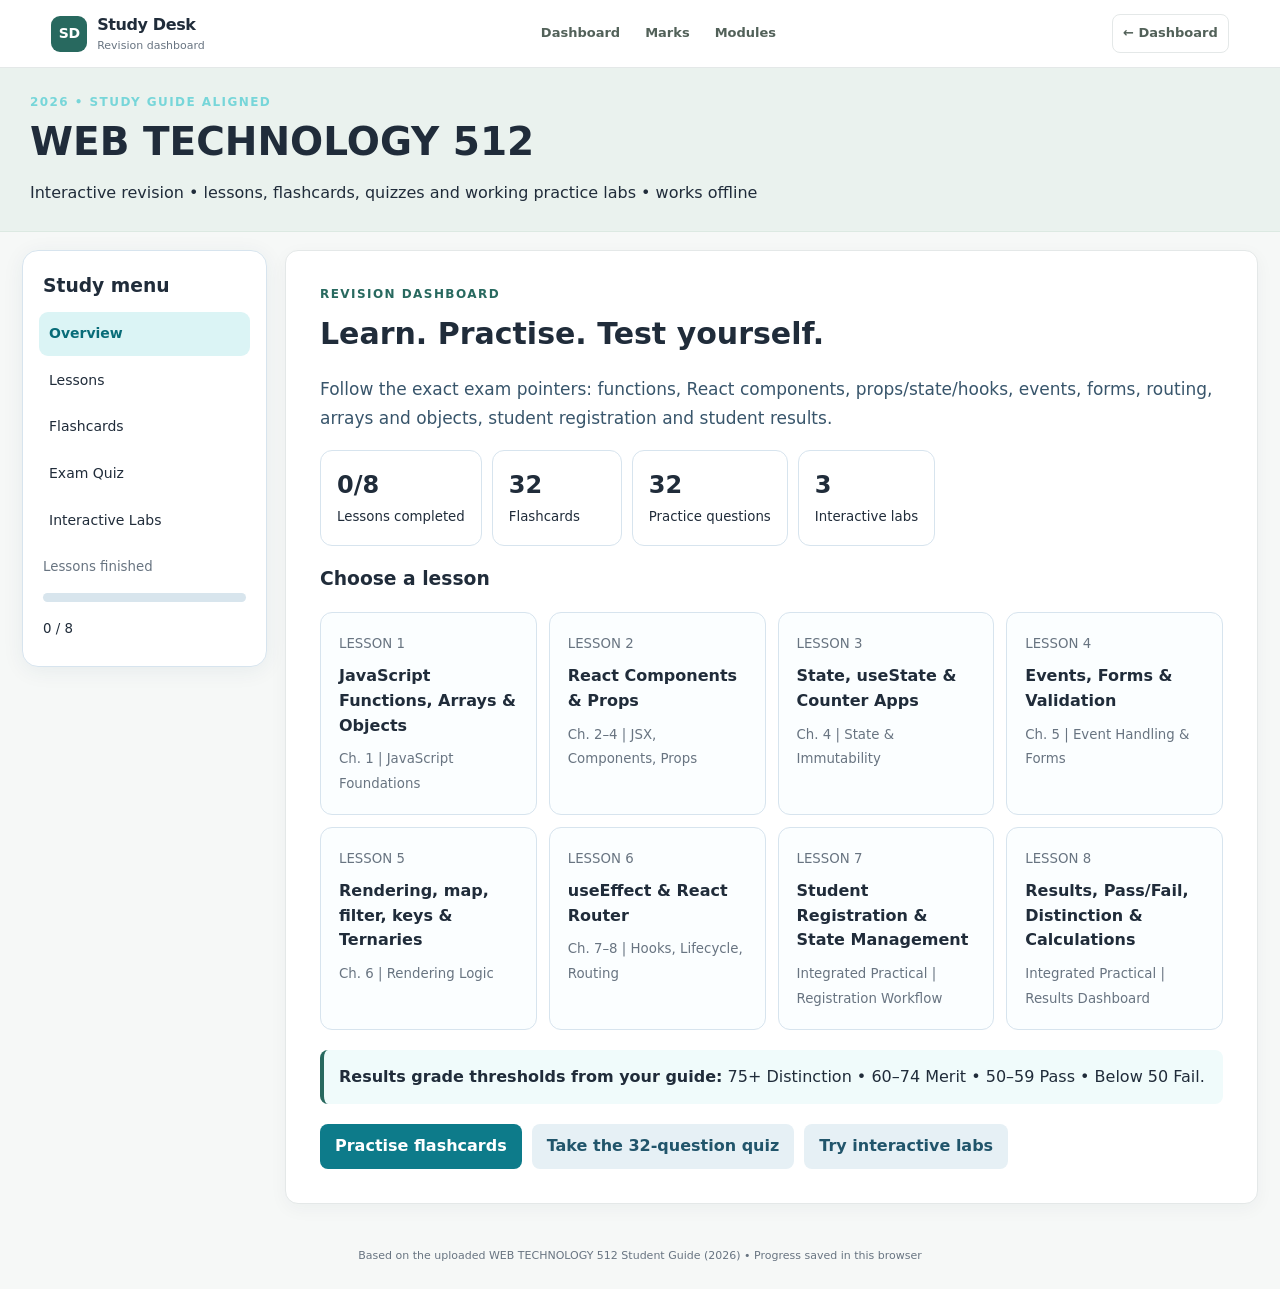
<file: modules/web-technology.html>
<!doctype html><html lang="en"><head><meta charset="utf-8"><meta name="viewport" content="width=device-width, initial-scale=1"><title>Web Technology 512 | Interactive Revision</title><style>
:root{--bg:#eef4f9;--white:#fff;--ink:#17334a;--muted:#547083;--accent:#0e8391;--light:#dbf4f5;--border:#d7e4ee;--gold:#f0a342}*{box-sizing:border-box}body{margin:0;background:var(--bg);font-family:system-ui,-apple-system,Segoe UI,Arial,sans-serif;color:var(--ink)}button,input,select{font:inherit}button{cursor:pointer}header{background:#102b48;color:white;padding:25px 22px}header .wrap{max-width:1220px;margin:auto}h1{margin:0;font-size:clamp(24px,4vw,39px)}header p{margin:9px 0 0;color:#c6dbe8}.layout{max-width:1220px;margin:22px auto;padding:0 16px;display:grid;grid-template-columns:245px minmax(0,1fr);gap:20px}.side,.panel{background:white;border:1px solid var(--border);border-radius:16px;box-shadow:0 4px 22px #163c5511}.side{padding:16px;align-self:start;position:sticky;top:15px}.side h3{margin:4px 4px 12px}.navbtn{display:block;width:100%;border:0;background:transparent;text-align:left;padding:11px 10px;border-radius:9px;color:var(--ink);font-size:14px;margin:3px 0}.navbtn:hover{background:#edf6f8}.navbtn.active{background:var(--light);color:#086c78;font-weight:750}.panel{padding:clamp(17px,3vw,34px);min-height:650px}.kicker{text-transform:uppercase;letter-spacing:.12em;font-size:12px;color:var(--accent);font-weight:800}.lede{font-size:17px;line-height:1.7;color:#38556b}.lesson h2,.panel h2{font-size:clamp(23px,3vw,30px);margin:8px 0 12px}.lesson h3{font-size:16px;margin:22px 0 6px}.lesson p{line-height:1.6}.lesson article{padding:2px 0 4px;border-bottom:1px solid #e7edf3}pre{white-space:pre-wrap;overflow-wrap:anywhere;overflow:auto;background:#12283e;color:#d8f9f4;padding:20px;border-radius:12px;font-size:13px;line-height:1.6}.callout{background:#f0fbfb;border-left:4px solid var(--accent);padding:15px;border-radius:8px;margin:20px 0}.btn{border:0;border-radius:9px;padding:10px 15px;background:#0d7b8a;color:white;font-weight:700}.btn:hover{background:#095d6a}.btn.secondary{background:#e6f0f5;color:#21556b}.btn.warning{background:#ddedf2;color:#305f78}.btn:disabled{opacity:.5;cursor:default}.row{display:flex;gap:10px;flex-wrap:wrap;align-items:center}.card-grid{display:grid;grid-template-columns:repeat(auto-fit,minmax(190px,1fr));gap:12px}.topic{padding:18px;border:1px solid var(--border);background:#fbfeff;border-radius:12px;cursor:pointer}.topic:hover{border-color:#0d8392}.topic small,.muted{color:var(--muted)}.topic strong{display:block;margin:8px 0}.progress{background:#d8e5ed;height:9px;border-radius:20px;overflow:hidden;margin:14px 0}.progress i{display:block;height:100%;background:#15a6a0;width:0}.statbox{border:1px solid var(--border);padding:16px;border-radius:12px;min-width:130px}.statbox b{font-size:24px;display:block}.flashcard{min-height:220px;border:2px solid #bee5e6;background:#f3fdfc;border-radius:18px;display:flex;flex-direction:column;justify-content:center;align-items:center;text-align:center;gap:15px;padding:28px;font-size:21px;cursor:pointer;line-height:1.4}.flashcard small{font-size:13px;color:#3a7480}.option{width:100%;display:block;border:1px solid var(--border);background:white;text-align:left;border-radius:10px;padding:12px 15px;margin:9px 0}.option:hover{border-color:var(--accent)}.option.correct{background:#dcf7e6;border-color:#41a36c}.option.wrong{background:#fff0ef;border-color:#db6256}.option:disabled{cursor:default;color:inherit}.answer{margin:15px 0;padding:15px;border-radius:10px;background:#f0f6fb}.label{display:block;margin:10px 0 5px;font-weight:650;font-size:13px}input,select{padding:10px 12px;border:1px solid #bacdda;border-radius:8px;min-height:40px;width:100%;background:white}input:focus,select:focus{outline:2px solid #a3e7e6}.fields{display:grid;grid-template-columns:repeat(auto-fit,minmax(170px,1fr));gap:8px 15px}.mark{font-weight:700;color:#0d7585}.error{color:#bf3333;font-size:13px}.success{color:#187441;font-size:13px}.table-wrap{overflow-x:auto}table{border-collapse:collapse;width:100%;font-size:14px}th,td{padding:11px 10px;border-bottom:1px solid var(--border);text-align:left}th{background:#eaf4f8}footer{padding:22px;text-align:center;color:#61788c;font-size:13px}@media(max-width:820px){.layout{display:block}.side{position:static;margin-bottom:15px}.side .navlist{display:flex;overflow:auto;gap:6px}.navbtn{min-width:max-content;width:auto;padding:10px 12px}.panel{min-height:0}.flashcard{min-height:185px}}@media print{header,.side,.row button,.btn{display:none!important}.layout{display:block}.panel{box-shadow:none;border:0}}
</style><link rel="stylesheet" href="../assets/css/shared.css"></head><body><div class="study-topbar"><a class="study-brand" href="../index.html"><span class="study-mark">SD</span><span>Study Desk<small>Revision dashboard</small></span></a><nav class="study-links"><a href="../index.html">Dashboard</a><a href="../marks.html">Marks</a><a href="../index.html#modules">Modules</a></nav><a class="study-back" href="../index.html">← Dashboard</a></div><header><div class="wrap"><div class="kicker" style="color:#77d6d9">2026 • Study guide aligned</div><h1>WEB TECHNOLOGY 512</h1><p>Interactive revision • lessons, flashcards, quizzes and working practice labs • works offline</p></div></header><div class="layout"><aside class="side"><h3>Study menu</h3><div class="navlist" id="nav"></div><div style="padding:9px 4px"><small class="muted">Lessons finished</small><div class="progress"><i id="bar"></i></div><small id="progressText">0 / 8</small></div></aside><main class="panel" id="main" aria-live="polite"></main></div><footer>Based on the uploaded WEB TECHNOLOGY 512 Student Guide (2026) • Progress saved in this browser</footer><script>const DATA={"lessons": [{"title": "JavaScript Functions, Arrays & Objects", "chapter": "Ch. 1 | JavaScript Foundations", "summary": "Functions package reusable logic. Objects store named values, arrays hold ordered lists. React relies on arrow functions, map, filter and the spread operator.", "points": [["Function vs arrow", "function add(a, b) { return a + b; } and const add = (a,b) => a + b; both return a sum."], ["Parameters & return", "Parameters are placeholders; arguments are actual inputs; return sends a value to the caller."], ["Objects", "student.name uses dot notation; student[field] uses bracket notation for a variable key. Destructuring: const { name, mark } = student."], ["Arrays", "Array indexes start at 0. map transforms EVERY entry; filter KEEPS matching entries; find gets first match; reduce combines into a total."], ["Spread & immutable updates", "Use {...student, mark: 82} to copy and update an object; use [...students, newStudent] to create a new array."]], "code": "const scores = [38, 72, 55, 91];\nconst passing = scores.filter(mark => mark >= 50);\nconst labels = passing.map(mark => `${mark}%`);\nconst total = scores.reduce((sum, mark) => sum + mark, 0);\nconst student = { id: 1, name: \"Alice\", mark: 72 };\nconst updated = { ...student, mark: 82 };", "trick": "MAP = transform ALL; FILTER = keep SOME; REDUCE = combine into ONE.", "practice": "Given [45, 80, 55, 90], calculate the sum and generate a passing-only array without changing the original."}, {"title": "React Components & Props", "chapter": "Ch. 2–4 | JSX, Components, Props", "summary": "A functional React component is a capitalized JavaScript function that returns JSX. Reusable components receive read-only data from their parent through props.", "points": [["JSX", "Use one enclosing element or Fragment, className instead of class, close all tags and put JS expressions in {curly braces}."], ["Component", "function StudentCard({ name }) { return <p>{name}<\/p>; } names start with capitals."], ["Props", "Parent: <StudentCard name=\"Alice\" mark={78} />. Child: function StudentCard({ name, mark }) {...}. Props are read-only."], ["Composition", "Build large pages from smaller components: App → StudentList → StudentCard. Pass callbacks as props for child-to-parent events."], ["Keys are not props", "key={student.id} helps React track list entries; a child does not receive key as a normal prop."]], "code": "function StudentCard({ name, mark }) {\n  return <article><h3>{name}<\/h3><p>{mark}%<\/p><\/article>;\n}\nfunction App() {\n  return <StudentCard name=\"Alice\" mark={78} />;\n}\nexport default App;", "trick": "PROPS = passed IN, read-only. Component = capital letter + returns JSX.", "practice": "Write a StudentCard component accepting name, studentNumber and average props."}, {"title": "State, useState & Counter Apps", "chapter": "Ch. 4 | State & Immutability", "summary": "State is a component’s changing memory. useState returns the current value and a setter. Calling the setter updates the UI; never mutate state arrays or objects.", "points": [["useState syntax", "const [count, setCount] = useState(0) initializes state to zero."], ["Functional updater", "setCount(prev => prev + 1) is safest when new state depends on old state."], ["Counter", "Increment, decrement, reset: setCount(prev => prev+1), setCount(prev => prev-1), setCount(0)."], ["Array updates", "Add with [...prev, item], remove with prev.filter(...), change with prev.map(...). Never use push on state."], ["Lifting state up", "Move shared state to a common parent; pass values down and callbacks up."]], "code": "import { useState } from \"react\";\nfunction Counter() {\n  const [count, setCount] = useState(0);\n  return <div>\n    <p>Count: {count}<\/p>\n    <button onClick={() => setCount(p => p + 1)}>+1<\/button>\n    <button onClick={() => setCount(p => p - 1)}>-1<\/button>\n    <button onClick={() => setCount(0)}>Reset<\/button>\n  <\/div>;\n}", "trick": "State changes → SETTER → re-render. Prev => prev+1 avoids stale state.", "practice": "Create a counter with +5, −5 and reset to 50, using the functional updater for both changes."}, {"title": "Events, Forms & Validation", "chapter": "Ch. 5 | Event Handling & Forms", "summary": "React event handlers use camelCase onClick/onChange/onSubmit. Controlled inputs get values from state; validate input before saving or submitting.", "points": [["Event handler", "onClick={handleClick}, not onClick={handleClick()}. To pass an argument: onClick={() => remove(id)}."], ["handleChange", "Read e.target.name, e.target.value, e.target.type and e.target.checked; update one field with [name]."], ["Controlled form", "value={formData.email} and onChange={handleChange} make React state the source of truth."], ["handleSubmit", "Call e.preventDefault() so the browser does not reload on submission; validate, then save."], ["Validation", "Check required fields, valid email, ages/ranges and duplicates; show errors and reject invalid submission."]], "code": "const [formData, setFormData] = useState({name:\"\", email:\"\"});\nfunction handleChange(e) {\n  const { name, value } = e.target;\n  setFormData(prev => ({ ...prev, [name]: value }));\n}\nfunction handleSubmit(e) {\n  e.preventDefault();\n  if (!formData.name.trim() || !formData.email.includes(\"@\")) return;\n  console.log(formData);\n}\nreturn <form onSubmit={handleSubmit}>\n  <input name=\"name\" value={formData.name} onChange={handleChange} />\n  <input name=\"email\" value={formData.email} onChange={handleChange} />\n  <button type=\"submit\">Register<\/button>\n<\/form>;", "trick": "CHANGE = read input → set state. SUBMIT = preventDefault → validate → act.", "practice": "Write one handleChange handler for name, email and faculty, and reject submission if name is blank or email invalid."}, {"title": "Rendering, map, filter, keys & Ternaries", "chapter": "Ch. 6 | Rendering Logic", "summary": "Use ternaries to choose what to display, && to display only when true, map to render lists and filter to choose which items should appear.", "points": [["Ternary", "condition ? valueIfTrue : valueIfFalse. Example: mark >= 50 ? \"Pass\" : \"Fail\"."], ["Conditional &&", "{isLoggedIn && <Dashboard />} displays the Dashboard only when true."], ["map() in JSX", "students.map(student => <StudentCard key={student.id} student={student} />) renders a card per item."], ["filter() + map()", "students.filter(s => s.mark >= 50).map(s => <li key={s.id}>{s.name}<\/li>)."], ["Key prop", "Use stable unique IDs, not Math.random(), for lists that update or reorder."]], "code": "const passed = students.filter(s => s.mark >= 50);\nreturn <section>\n  <h2>{passed.length ? \"Passing students\" : \"No passes\"}<\/h2>\n  {passed.map(s => <p key={s.id}>\n    {s.name}: {s.mark >= 75 ? \"Distinction\" : \"Pass\"}\n  <\/p>)}\n<\/section>;", "trick": "TERNARY = either/or. && = show/hide. FILTER then MAP = select then display.", "practice": "Given three student objects with id/name/mark, render only passing students with a unique key and distinction badges."}, {"title": "useEffect & React Router", "chapter": "Ch. 7–8 | Hooks, Lifecycle, Routing", "summary": "useEffect runs side-effect code after rendering and can clean up intervals or subscriptions. React Router connects URLs to components without full-page reloads.", "points": [["useEffect patterns", "No dependency array: after every render; []: on mount; [value]: when value changes (also after initial mount)."], ["Cleanup", "Return () => clearInterval(timer) to clean up a timer or subscription."], ["Rules of hooks", "Call hooks at the top level of React components or custom hooks, not inside loops/conditions."], ["React Router", "Wrap the app in BrowserRouter; Routes contains Route path/element pairs."], ["Navigation", "Link and NavLink change views without a full-page reload; useParams reads dynamic URL parameters."]], "code": "useEffect(() => {\n  document.title = `Count: ${count}`;\n}, [count]);\n\n// Routing example (in a React app)\n<BrowserRouter>\n  <nav><Link to=\"/\">Home<\/Link><Link to=\"/results\">Results<\/Link><\/nav>\n  <Routes>\n    <Route path=\"/\" element={<Home />} />\n    <Route path=\"/results\" element={<Results />} />\n  <\/Routes>\n<\/BrowserRouter>", "trick": "EFFECT = sync with something outside render; [] once; [x] when x changes. ROUTER = URL → component.", "practice": "Write an effect that changes document.title when count changes and a Route for /students."}, {"title": "Student Registration & State Management", "chapter": "Integrated Practical | Registration Workflow", "summary": "Build a student registration form with shared field state, validation, unique IDs and immutable array updates. A parent component owns the registered-students array.", "points": [["Registration data", "Typical fields: firstName, surname, studentNumber, email, course and mark."], ["One form object", "const [formData, setFormData] = useState({ ... }) lets handleChange update any named input."], ["Valid submission", "handleSubmit(e) calls preventDefault(), validates and rejects duplicate student numbers."], ["Add student", "setStudents(prev => [...prev, newStudent]) creates a new array and triggers rendering."], ["Edit & remove", "Use setStudents(prev => prev.map(...)) for an edit; prev.filter(...) for a removal."]], "code": "function handleSubmit(e) {\n  e.preventDefault();\n  if (!formData.name.trim() || !formData.studentNumber.trim()) return;\n  if (students.some(s => s.studentNumber === formData.studentNumber)) return;\n  const newStudent = { ...formData, id: Date.now() };\n  setStudents(prev => [...prev, newStudent]);\n}\nconst removeStudent = id =>\n  setStudents(prev => prev.filter(s => s.id !== id));", "trick": "REGISTER = INPUT → VALIDATE → COPY/ADD → DISPLAY.", "practice": "Register a student, prevent duplicate studentNumber entries, then implement a remove button using filter()."}, {"title": "Results, Pass/Fail, Distinction & Calculations", "chapter": "Integrated Practical | Results Dashboard", "summary": "Transform each student’s assessment array into an average and a grade. The guide uses 50% pass, 60% merit and 75% distinction thresholds. Derive summaries instead of duplicating state.", "points": [["Grade thresholds", "Mark >=75: Distinction; >=60: Merit; >=50: Pass; below 50: Fail."], ["Student average", "scores.reduce((sum, score) => sum + score, 0) / scores.length (avoid dividing by zero)."], ["Process array", "students.map(s => ({...s, average: calculateAverage(s.scores)}))."], ["Result groups", "processed.filter(s => s.average >= 50) and processed.filter(s => s.average < 50)."], ["Class average", "processed.reduce((sum, s) => sum+s.average, 0) / processed.length; calculate from existing data."]], "code": "const average = scores => scores.length\n  ? scores.reduce((sum, n) => sum + n, 0) / scores.length : 0;\nconst grade = mark => mark >= 75 ? \"Distinction\"\n  : mark >= 60 ? \"Merit\" : mark >= 50 ? \"Pass\" : \"Fail\";\nconst results = students.map(s => ({\n  ...s, finalMark: Number(average(s.scores).toFixed(1))\n}));\nconst passes = results.filter(s => s.finalMark >= 50);", "trick": "75 DISTINCTION • 60 MERIT • 50 PASS • below 50 FAIL.", "practice": "For scores [45, 65, 70], calculate the mean, grade and status. Then filter only failed students from a result array."}], "flash": [[["What is a function?", "A reusable block of code that optionally takes parameters and returns a result."], ["What does map() return?", "A new array with every input item transformed."], ["What does filter() return?", "A new array containing only matching elements."], ["How do you copy an object and update one field?", "{ ...original, field: newValue }"]], [["What must a functional component return?", "JSX; its function name starts with a capital letter."], ["Where do props come from?", "A parent component passes props to a child; props are read-only."], ["How is a numeric prop passed?", "Inside JSX curly braces, e.g. mark={78}."], ["What are the four core JSX rules?", "One root; className; close tags; use { } for expressions."]], [["What does useState return?", "[currentState, setterFunction]."], ["How do you safely increment a counter?", "setCount(prev => prev + 1)."], ["How do you add an element to array state?", "setItems(prev => [...prev, newItem])."], ["How do you share state between sibling components?", "Lift it to their closest common parent."]], [["Why onClick={handler} instead of handler()?", "A reference runs when clicked; calling it executes during render."], ["What does e.target.value contain?", "The current text/value of the input that fired the event."], ["What does e.preventDefault() do?", "Stops the form’s normal page reload on submit."], ["How do you update one form field by its name?", "setFormData(prev => ({ ...prev, [name]: value }))."]], [["Ternary syntax?", "condition ? ifTrue : ifFalse."], ["When do you use && in JSX?", "To render content only if a condition is truthy."], ["Why use key={student.id}?", "Stable keys help React identify changed list items."], ["Which order to show only passes?", "filter(s => s.mark >= 50), then map to JSX."]], [["When does useEffect(fn, []) run?", "After initial mount (with cleanup on unmount if returned)."], ["What does useEffect(fn, [count]) mean?", "Run on initial mount and when count changes."], ["Where does the SD-style routing context come from?", "BrowserRouter wraps the React application."], ["What does <Route path=\"/results\" element={<Results />} /> do?", "Renders Results at /results."]], [["Which event is used by the form?", "onSubmit={handleSubmit}."], ["How do you prevent duplicate registrations?", "Check whether a studentNumber already exists before adding."], ["How do you remove a student immutably?", "setStudents(prev => prev.filter(s => s.id !== id))."], ["What is the data flow mantra?", "Data down via props; events up via callback props."]], [["What mark is a distinction?", "75 or higher."], ["What mark is a pass?", "50 or higher; 50–59 is Pass, 60–74 Merit, 75+ Distinction."], ["Which method adds marks into a total?", "reduce((sum, mark) => sum + mark, 0)."], ["How do you derive failed students?", "results.filter(s => s.finalMark < 50)."]]], "qs": [[["Which syntax defines an arrow function adding two numbers?", ["const add = (a,b) => a+b", "function = add(a,b)", "const add(a,b) => a+b", "add := a+b"], 0, "Arrow functions use => after parameters."], ["Which method transforms every array item?", ["filter", "map", "find", "some"], 1, "map produces a transformed array of the same length."], ["What does [40, 55, 70].filter(n => n >= 50) return?", ["[40]", "[40,55,70]", "[55,70]", "[2]"], 2, "filter retains only items meeting the condition."], ["Which copy updates an object immutably?", ["student.mark = 80", "{...student, mark:80}", "student.push(80)", "delete student.mark"], 1, "Spread creates a new object before overriding one field."]], [["A React functional component must begin with a...", ["number", "capital letter", "lowercase letter", "underscore"], 1, "Custom component names begin with a capital."], ["Props in a child are...", ["directly editable", "read-only", "always numbers", "localStorage"], 1, "The parent owns its props."], ["Which JSX is correct?", ["<div class=\"x\">", "<div className=\"x\">", "<div classname=\"x\">", "<div cssClass=\"x\">"], 1, "JSX uses className."], ["How do you pass the number 78 as mark?", ["mark=\"78\"", "mark=78", "mark={78}", "mark(78)"], 2, "Use curly braces for JavaScript values."]], [["What is the initial count from useState(0)?", ["undefined", "null", "0", "1"], 2, "The initial value is 0."], ["Which update is best when new count depends on old?", ["setCount(prev => prev + 1)", "count++", "setCount(count++)", "count = count + 1"], 0, "Use a functional updater."], ["Which adds item to array state correctly?", ["items.push(item)", "setItems(items.push(item))", "setItems(prev => [...prev,item])", "items[items.length]=item"], 2, "Spread builds a new array."], ["Why use a setter function?", ["To mutate props", "To trigger a state update/re-render", "To import CSS", "To generate HTML"], 1, "React tracks state updates using setters."]], [["Which is the correct click handler?", ["onClick={save()}", "onClick=\"save\"", "onClick={save}", "onclick={save}"], 2, "Pass a function reference."], ["Text input content is found in...", ["e.target.checked", "e.target.value", "e.valueOnly", "e.currentText"], 1, "Read e.target.value."], ["What should handleSubmit call first?", ["setTimeout()", "e.preventDefault()", "map()", "alert()"], 1, "Prevent the default form submission reload."], ["To update a dynamic named field, use...", ["{ ...prev, [name]: value }", "{ ...prev, name: value }", "prev[name] = value", "[...prev, value]"], 0, "Computed [name] chooses a property by its name."]], [["What does mark >= 50 ? \"Pass\" : \"Fail\" produce at 47?", ["Pass", "Fail", "47", "true"], 1, "47 is below 50."], ["Which array method is used to render lists of JSX?", ["map", "reduce", "join", "push"], 0, "map turns each record into JSX."], ["Why add a key to list children?", ["To encrypt data", "For stable React identity", "To change CSS", "To make a URL"], 1, "Keys let React track items."], ["Which operation selects students before rendering?", ["filter then map", "map then push", "splice then sort", "reduce then find"], 0, "Filter selects entries; map renders them."]], [["useEffect(fn, []) is used for...", ["Every click only", "Initial mount effect", "Never executing", "Every render unconditionally"], 1, "An empty dependency array corresponds to mount."], ["What can a useEffect cleanup return?", ["clearInterval(timer)", "a JSX element", "a route path", "a state variable"], 0, "Cleanup prevents leaking intervals."], ["Which component wraps routes?", ["BrowserRouter", "StudentCard", "useState", "Array"], 0, "BrowserRouter provides routing context."], ["Which component provides in-app navigation without full reloads?", ["<img>", "<Link>", "<input>", "<table>"], 1, "Link is used to navigate within an SPA."]], [["How should student registration data be stored for a changing list?", ["A state array", "A mutable prop", "A CSS class", "A Route"], 0, "State holds data that changes and updates the UI."], ["Which is a sensible duplicate check?", ["students.some(s => s.studentNumber === number)", "students.map(s => s.id)", "students.length < 0", "students.push(number)"], 0, "some checks for an existing identifier."], ["Remove the student with id 3 using...", ["filter(s => s.id !== 3)", "map(s => s.id === 3)", "push(3)", "find(s => s.id === 3)"], 0, "filter keeps all other records."], ["Why validate before adding a student?", ["To avoid invalid entries", "To rerender twice", "To increase CSS", "To disable JSX"], 0, "Registration should reject invalid input."]], [["Mark 76 is classified as...", ["Fail", "Pass", "Merit", "Distinction"], 3, "Distinction is 75 or higher."], ["Mark 64 is classified as...", ["Distinction", "Merit", "Fail", "Pass"], 1, "60–74 is Merit."], ["Average of 40, 60, 80?", ["40", "50", "60", "80"], 2, "(40+60+80)/3 = 60."], ["For a list of students, how do you calculate result objects without mutation?", ["students.map(s => ({...s, finalMark: average(s.scores)}))", "students.push(average)", "students[0].scores = []", "delete students[0]"], 0, "map and spread create updated result objects."]]]};
const SKEY='webtech512-progress-v1';let stored={};try{stored=JSON.parse(localStorage.getItem(SKEY)||'{}')}catch(e){};const state={completed:stored.completed||[],results:stored.results||{},view:'home',idx:0,flashIndex:0,flashFlip:false,quizIndex:0,quizAnswered:false,quizSelection:null,quizScore:0,quizTopic:'all',counter:0,students:[{id:1,name:'Alice',number:'ST001',email:'alice@example.com',scores:[82,78,90]},{id:2,name:'Bongani',number:'ST002',email:'bongani@example.com',scores:[34,42,46]},{id:3,name:'Clara',number:'ST003',email:'clara@example.com',scores:[64,69,71]}],filter:'all'};
const $=x=>document.getElementById(x),escapeHTML=s=>String(s??'').replace(/[&<>"']/g,c=>({'&':'&amp;','<':'&lt;','>':'&gt;','"':'&quot;',"'":'&#39;'}[c]));function save(){try{localStorage.setItem(SKEY,JSON.stringify({completed:state.completed,results:state.results}))}catch(e){}}function nav(){let items=[['home','Overview'],['lesson','Lessons'],['flash','Flashcards'],['quiz','Exam Quiz'],['lab','Interactive Labs']];$('nav').innerHTML=items.map(([id,label])=>`<button class="navbtn ${state.view===id?'active':''}" onclick="go('${id}')">${label}</button>`).join('');$('bar').style.width=100*state.completed.length/8+'%';$('progressText').textContent=state.completed.length+' / 8'}function go(v){state.view=v;state.flashFlip=false;state.quizAnswered=false;render();scrollTo(0,0)}function lesson(i){state.idx=i;go('lesson')}function render(){nav();({home:home,lesson:showLesson,flash:showFlash,quiz:showQuiz,lab:showLab})[state.view]()}function home(){$('main').innerHTML=`<div class="kicker">Revision dashboard</div><h2>Learn. Practise. Test yourself.</h2><p class="lede">Follow the exact exam pointers: functions, React components, props/state/hooks, events, forms, routing, arrays and objects, student registration and student results.</p><div class="row"><div class="statbox"><b>${state.completed.length}/8</b><small>Lessons completed</small></div><div class="statbox"><b>32</b><small>Flashcards</small></div><div class="statbox"><b>32</b><small>Practice questions</small></div><div class="statbox"><b>3</b><small>Interactive labs</small></div></div><h3>Choose a lesson</h3><div class="card-grid">${DATA.lessons.map((l,i)=>`<div class="topic" onclick="lesson(${i})"><small>LESSON ${i+1} ${state.completed.includes(i)?'✓ DONE':''}</small><strong>${escapeHTML(l.title)}</strong><small>${escapeHTML(l.chapter)}</small></div>`).join('')}</div><div class="callout"><b>Results grade thresholds from your guide:</b> 75+ Distinction • 60–74 Merit • 50–59 Pass • Below 50 Fail.</div><div class="row"><button class="btn" onclick="go('flash')">Practise flashcards</button><button class="btn secondary" onclick="startQuiz('all')">Take the 32-question quiz</button><button class="btn secondary" onclick="go('lab')">Try interactive labs</button></div>`}function showLesson(){const l=DATA.lessons[state.idx];$('main').innerHTML=`<div class="kicker">Lesson ${state.idx+1} of 8 • ${escapeHTML(l.chapter)}</div><div class="lesson"><h2>${escapeHTML(l.title)}</h2><p class="lede">${escapeHTML(l.summary)}</p>${l.points.map(([h,t])=>`<article><h3>${escapeHTML(h)}</h3><p>${escapeHTML(t)}</p></article>`).join('')}<h3>Read and rewrite this code</h3><pre><code>${escapeHTML(l.code)}</code></pre><div class="callout"><b>Remember:</b> ${escapeHTML(l.trick)}</div><h3>Your coding task</h3><p>${escapeHTML(l.practice)}</p><div class="row"><button class="btn" onclick="complete()">${state.completed.includes(state.idx)?'✓ Completed':'Mark lesson complete ✓'}</button><button class="btn secondary" onclick="startFlash(${state.idx*4})">Test with flashcards</button><button class="btn secondary" onclick="startQuiz(${state.idx})">4-question mini-quiz</button>${state.idx<7?`<button class="btn secondary" onclick="lesson(${state.idx+1})">Next lesson →</button>`:''}</div></div>`}function complete(){if(!state.completed.includes(state.idx))state.completed.push(state.idx);save();render()}function startFlash(i=0){state.flashIndex=i;state.flashFlip=false;go('flash')}function showFlash(){const i=state.flashIndex,li=Math.floor(i/4),f=DATA.flash[li][i%4];$('main').innerHTML=`<div class="kicker">Flashcard ${i+1} / 32 • ${escapeHTML(DATA.lessons[li].title)}</div><h2>Active recall</h2><p class="muted">Try to answer from memory before revealing. Click the card to flip.</p><div class="flashcard" role="button" tabindex="0" onclick="state.flashFlip=!state.flashFlip;showFlash()" onkeydown="if(event.key==='Enter'){state.flashFlip=!state.flashFlip;showFlash()}"><small>${state.flashFlip?'ANSWER':'QUESTION'} • Click to ${state.flashFlip?'see the prompt':'reveal answer'}</small><div>${escapeHTML(f[state.flashFlip?1:0])}</div></div><p class="muted">${i%4+1} of 4 cards for this topic</p><div class="row"><button class="btn secondary" onclick="state.flashIndex=(state.flashIndex+31)%32;state.flashFlip=false;showFlash()">← Previous</button><button class="btn" onclick="state.flashFlip=!state.flashFlip;showFlash()">Flip card</button><button class="btn secondary" onclick="state.flashIndex=(state.flashIndex+1)%32;state.flashFlip=false;showFlash()">Next →</button></div><hr><label class="label">Jump to topic</label><select onchange="startFlash(Number(this.value)*4)">${DATA.lessons.map((l,n)=>`<option value="${n}" ${li===n?'selected':''}>${n+1}. ${escapeHTML(l.title)}</option>`).join('')}</select>`}function startQuiz(topic='all'){state.quizTopic=topic;state.quizIndex=0;state.quizAnswered=false;state.quizSelection=null;state.quizScore=0;go('quiz')}function qlist(){return state.quizTopic==='all'?DATA.qs.flat():DATA.qs[state.quizTopic]}function showQuiz(){const list=qlist(),n=state.quizIndex;if(n>=list.length){const key=String(state.quizTopic),best=Math.max(state.quizScore,state.results[key]||0);state.results[key]=best;save();$('main').innerHTML=`<div class="kicker">Practice complete</div><h2>${state.quizScore} / ${list.length} correct</h2><p class="lede">${Math.round(state.quizScore/list.length*100)}% on this attempt. Review explanations, then retake the questions you missed.</p><div class="row"><button class="btn" onclick="startQuiz(${state.quizTopic==='all'?"'all'":state.quizTopic})">Try again</button><button class="btn secondary" onclick="go('home')">Dashboard</button></div>`;return}const [q,choices,answer,exp]=list[n];$('main').innerHTML=`<div class="kicker">${state.quizTopic==='all'?'Full 32-question exam quiz':'Topic mini-quiz'} • Question ${n+1} / ${list.length}</div><div class="progress"><i style="width:${100*n/list.length}%"></i></div><h2>${escapeHTML(q)}</h2>${choices.map((opt,i)=>`<button class="option ${state.quizAnswered?(i===answer?'correct':i===state.quizSelection?'wrong':''):''}" ${state.quizAnswered?'disabled':''} onclick="answerQuiz(${i})">${'ABCD'[i]}. ${escapeHTML(opt)}</button>`).join('')}${state.quizAnswered?`<div class="answer"><b>${state.quizSelection===answer?'✓ Correct!':'Not quite.'}</b> ${escapeHTML(exp)}<br><b>Correct answer:</b> ${'ABCD'[answer]}</div><button class="btn" onclick="state.quizIndex++;state.quizAnswered=false;showQuiz()">${n===list.length-1?'Finish quiz':'Next question →'}</button>`:''}<p class="muted">Score so far: ${state.quizScore}</p>`}function answerQuiz(i){if(state.quizAnswered)return;state.quizAnswered=true;state.quizSelection=i;if(i===qlist()[state.quizIndex][2])state.quizScore++;showQuiz()}function avg(arr){return arr.length?arr.reduce((s,n)=>s+n,0)/arr.length:0}function grade(n){return n>=75?'Distinction':n>=60?'Merit':n>=50?'Pass':'Fail'}function showLab(){$('main').innerHTML=`<div class="kicker">Hands-on • practise the code logic</div><h2>Interactive JavaScript & React labs</h2><p class="lede">These offline simulations mirror the behaviour of the React examples in your guide. The actual React code patterns are provided underneath.</p><h3>Lab 1 • Counter: useState and onClick</h3><div class="row"><button class="btn secondary" onclick="state.counter--;updateLab()">− 1</button><span id="count" class="statbox" style="font-size:26px;text-align:center;min-width:100px">0</span><button class="btn" onclick="state.counter++;updateLab()">+ 1</button><button class="btn secondary" onclick="state.counter=0;updateLab()">Reset</button></div><pre>const [count, setCount] = useState(0);\n&lt;button onClick={() =&gt; setCount(prev =&gt; prev + 1)}&gt;+1&lt;/button&gt;</pre><h3>Lab 2 • Student registration: handleChange, handleSubmit, validation</h3><p class="muted">Try a blank name, invalid email, repeated student number, or out-of-range scores to see validation.</p><form id="studentForm" onsubmit="submitStudent(event)" novalidate><div class="fields"><div><label class="label">Student name</label><input name="name" placeholder="e.g. David" required></div><div><label class="label">Student number</label><input name="number" placeholder="ST004" required></div><div><label class="label">Email</label><input name="email" type="email" placeholder="student@example.com" required></div><div><label class="label">Three test scores (0–100)</label><input name="scores" placeholder="65, 75, 80" required></div></div><p id="formError" class="error" role="alert"></p><button type="submit" class="btn">Register student</button></form><h3>Lab 3 • Results dashboard: map(), filter(), reduce(), grades</h3><div class="row"><label for="resultFilter">Show</label><select style="max-width:200px" id="resultFilter" onchange="state.filter=this.value;updateLab()"><option value="all">All students</option><option value="pass">Passing students</option><option value="fail">Failing students</option><option value="distinction">Distinctions</option></select></div><div id="summary" class="callout"></div><div class="table-wrap"><table><thead><tr><th>Name</th><th>Student no.</th><th>Scores</th><th>Average</th><th>Result</th><th>Action</th></tr></thead><tbody id="studentRows"></tbody></table></div><pre>const results = students.map(s =&gt; ({ ...s, average: average(s.scores) }));\nconst passed = results.filter(s =&gt; s.average &gt;= 50);\nconst classAverage = results.reduce((sum,s) =&gt; sum+s.average, 0) / results.length;\nsetStudents(prev =&gt; prev.filter(s =&gt; s.id !== id));</pre>`;updateLab()}function updateLab(){if(!$('count'))return;$('count').textContent=state.counter;const results=state.students.map(s=>({...s,average:avg(s.scores)}));const passed=results.filter(s=>s.average>=50),failed=results.filter(s=>s.average<50),dist=results.filter(s=>s.average>=75);$('summary').innerHTML=`<b>Total:</b> ${results.length} &nbsp; <b>Passed:</b> ${passed.length} &nbsp; <b>Failed:</b> ${failed.length} &nbsp; <b>Distinctions:</b> ${dist.length} &nbsp; <b>Class average:</b> ${results.length?avg(results.map(s=>s.average)).toFixed(1):'—'}%`;const visible=results.filter(s=>state.filter==='all'||(state.filter==='pass'&&s.average>=50)||(state.filter==='fail'&&s.average<50)||(state.filter==='distinction'&&s.average>=75));$('studentRows').innerHTML=visible.length?visible.map(s=>`<tr><td>${escapeHTML(s.name)}</td><td>${escapeHTML(s.number)}</td><td>${s.scores.join(', ')}</td><td>${s.average.toFixed(1)}%</td><td class="mark">${grade(s.average)}</td><td><button class="btn warning" onclick="deleteStudent(${s.id})">Remove</button></td></tr>`).join(''):'<tr><td colspan="6">No students match this filter.</td></tr>'}function submitStudent(e){e.preventDefault();const f=new FormData(e.target),name=String(f.get('name')).trim(),number=String(f.get('number')).trim(),email=String(f.get('email')).trim(),parts=String(f.get('scores')).split(',').map(x=>x.trim()),scores=parts.map(Number),errors=[];if(!name)errors.push('Enter a student name.');if(!number)errors.push('Enter a student number.');if(!/^\S+@\S+\.\S+$/.test(email))errors.push('Enter a valid email.');if(state.students.some(s=>s.number.toLowerCase()===number.toLowerCase()))errors.push('Student number already registered.');if(parts.length!==3||parts.some(x=>x==='')||scores.some(n=>!Number.isFinite(n)||n<0||n>100))errors.push('Enter exactly 3 scores between 0 and 100.');if(errors.length){$('formError').textContent=errors.join(' ');return}state.students=[...state.students,{id:Date.now(),name,number,email,scores}];e.target.reset();$('formError').textContent='Student registered successfully.';$('formError').className='success';updateLab()}function deleteStudent(id){state.students=state.students.filter(s=>s.id!==id);updateLab()}render();</script></body></html>
</file>
<file: assets/css/dashboard.css>
@import url('./shared.css');
:root{--ink:#202c3a;--muted:#687481;--line:#e4e8e8;--paper:#f6f8f7;--white:#fff;--blue:#28695f;--blue2:#1f554d;--mint:#e9f3ef;--shadow:0 5px 18px rgba(32,44,58,.045)}
body{background:var(--paper)!important}.wrap{max-width:1160px;margin:auto;padding:0 28px 50px}.study-topbar{padding:15px 0!important;background:transparent!important;border-bottom:1px solid #e4e8e8!important}.study-mark{border-radius:9px!important;background:#28695f!important;font-size:15px!important}.study-brand{font-size:15px}.study-brand small{font-size:11px}.study-links a{font-size:13px}.study-links a:hover{background:#eaf1ee;color:#245f56}.study-back{border-radius:8px}.hero-home{margin:35px 0 30px;padding:34px 36px;background:#eaf2ee;border:1px solid #dce9e2;border-radius:17px;color:var(--ink);position:relative}.hero-home:before{content:"";position:absolute;left:0;top:23px;bottom:23px;width:4px;background:#d6a85c;border-radius:4px}.eyebrow{font-size:11px;letter-spacing:.1em;font-weight:750;text-transform:uppercase;color:#52756b}.hero-home h1{font-size:clamp(32px,5vw,48px);line-height:1.08;letter-spacing:-.045em;max-width:650px;margin:14px 0}.hero-home p{max-width:610px;color:#58665f;font-size:15px;margin:0}.hero-actions{display:flex;flex-wrap:wrap;gap:10px;margin-top:22px}.button{display:inline-flex;align-items:center;justify-content:center;gap:8px;text-decoration:none;border:1px solid #d4dfd9;border-radius:9px;padding:10px 14px;background:#fff;color:#285d54;font-weight:700;font-size:13px;transition:.15s}.button.primary{background:#28695f;border-color:#28695f;color:#fff}.button:hover{transform:translateY(-1px);filter:brightness(.97)}.section-heading{display:flex;align-items:end;justify-content:space-between;gap:12px;margin:27px 0 13px}.section-heading h2{margin:0;font-size:21px;letter-spacing:-.025em}.section-heading p{margin:4px 0 0;color:var(--muted);font-size:13px}.module-grid{display:grid;grid-template-columns:repeat(2,minmax(0,1fr));gap:13px}.module-card{background:#fff;border:1px solid var(--line);border-radius:13px;padding:18px 19px;box-shadow:var(--shadow);display:flex;flex-direction:column;min-height:175px;transition:border-color .15s,transform .15s}.module-card:hover{border-color:#bdcec5;transform:translateY(-2px)}.module-top{display:flex;align-items:center;justify-content:space-between}.module-icon{width:35px;height:35px;border-radius:10px;display:grid;place-items:center;background:#edf4f0;color:#28695f;font-size:17px;font-weight:800}.module-code{font-size:10px;letter-spacing:.1em;color:#87918e;font-weight:750}.module-card h3{margin:12px 0 3px;font-size:17px;letter-spacing:-.02em}.module-card p{margin:0;color:var(--muted);font-size:13px}.module-card .open-link{margin-top:auto;padding-top:15px;text-decoration:none;font-size:12px;font-weight:750;color:#28695f}.module-card .open-link:hover{color:#1f554d}.tool-banner{display:grid;grid-template-columns:1fr auto;align-items:center;gap:20px;border:1px solid #e4e8e8;background:#fff;border-radius:13px;padding:18px 20px;margin-top:15px}.tool-banner h3{margin:0 0 4px;font-size:17px}.tool-banner p{margin:0;color:var(--muted);font-size:13px}.tool-banner .button{background:#28695f;color:#fff;border-color:#28695f}.how-grid{display:grid;grid-template-columns:repeat(3,1fr);gap:11px;margin-top:12px}.how-card{background:#fff;border:1px solid var(--line);border-radius:12px;padding:15px}.how-card b{display:block;font-size:13px;margin-bottom:4px}.how-card span{font-size:12px;color:var(--muted)}.foot{padding:26px 0 0;color:#84908b;font-size:11px;text-align:center}
@media(max-width:700px){.wrap{padding:0 15px 34px}.module-grid{grid-template-columns:1fr}.how-grid{grid-template-columns:1fr}.tool-banner{grid-template-columns:1fr}.hero-home{padding:27px 24px;margin:24px 0}.study-back{display:none}.study-topbar{flex-wrap:wrap}.study-links{order:3;width:100%;padding-top:7px;border-top:1px solid var(--line)}}
</file>
<file: assets/css/shared.css>
:root{--ink:#202c3a;--muted:#687481;--line:#e4e8e8;--paper:#f6f8f7;--white:#fff;--accent:#28695f;--accent-dark:#1f554d;--pale:#eaf2ee;--shadow:0 5px 18px rgba(32,44,58,.045)}
*{box-sizing:border-box}html{scroll-behavior:smooth}body{margin:0!important;background:var(--paper)!important;color:var(--ink)!important;font-family:Inter,ui-sans-serif,system-ui,-apple-system,"Segoe UI",sans-serif!important;line-height:1.55}.study-topbar{height:auto;min-height:68px;padding:12px clamp(16px,4vw,52px);display:flex;align-items:center;justify-content:space-between;gap:16px;background:#fff!important;border-bottom:1px solid var(--line);position:relative;z-index:20}.study-brand{display:flex;align-items:center;gap:10px;color:var(--ink);text-decoration:none;font-weight:750;letter-spacing:-.025em}.study-brand small{display:block;color:var(--muted);font-size:11px;font-weight:500;letter-spacing:0}.study-mark{display:grid;place-items:center;width:36px;height:36px;border-radius:9px;background:var(--accent)!important;color:#fff;font-size:14px;font-weight:750}.study-links{display:flex;align-items:center;gap:5px}.study-links a,.study-back{color:#526159;text-decoration:none;font-weight:650;font-size:13px;padding:8px 10px;border-radius:8px}.study-links a:hover,.study-back:hover{background:#edf3ef;color:var(--accent-dark)}.study-back{border:1px solid var(--line);white-space:nowrap}
button,select,input,textarea{font:inherit}button{cursor:pointer}a{color:var(--accent)}.card,.panel,.question,.flash,.tool,.lesson,.stat,.guide>div{border-radius:13px!important;box-shadow:var(--shadow)!important}.card,.panel,.question,.tool,.lesson{border:1px solid var(--line)!important;background:#fff!important}.main,main{min-width:0}.sidebar{background:#fff!important;color:var(--ink)!important;border:1px solid var(--line)!important}.sidebar .small,.sidebar small{color:var(--muted)!important}.sidebar button,.side-btn{border-radius:8px!important}.hero{background:var(--pale)!important;color:var(--ink)!important;border:1px solid #dce9e2!important;border-radius:15px!important;box-shadow:none!important}.hero h1,.hero h2,.hero h3{color:var(--ink)!important}.tabs,.topnav{max-width:1320px;margin:16px auto!important;padding:6px!important;background:#fff!important;border:1px solid var(--line)!important;border-radius:11px!important;box-shadow:none!important}.tab,.topnav button{border-radius:8px!important}.tab.active,.topnav button.active{background:var(--accent)!important;color:#fff!important}.btn,.primary,.outline,.side-btn{border-radius:8px!important}.progressbar,#progressFill{border-radius:99px}.layout{max-width:1400px;margin:18px auto;padding:0 clamp(12px,2vw,22px);gap:18px}.main{padding:0!important}.layout .sidebar{border-radius:13px!important;padding:16px!important;box-shadow:none!important}.main>section,.main #content{padding:0 clamp(12px,2vw,24px)}header:not(.study-topbar){background:var(--pale)!important;color:var(--ink)!important;border-bottom:1px solid #dce9e2!important}header:not(.study-topbar) h1,header:not(.study-topbar) h2,header:not(.study-topbar) p{color:inherit!important}footer{color:var(--muted)!important;text-align:center;padding:25px 16px!important;font-size:11px!important}pre{max-width:100%;overflow:auto;border-radius:9px!important}input,select,textarea{max-width:100%;border:1px solid #d6dfda;border-radius:8px;padding:9px 11px;background:#fff;color:var(--ink)}button:focus-visible,a:focus-visible,input:focus-visible,select:focus-visible{outline:3px solid #c5ddd4;outline-offset:2px}
@media(max-width:720px){.study-topbar{min-height:60px;flex-wrap:wrap;padding:10px 14px}.study-links{order:3;width:100%;overflow:auto;justify-content:flex-start;border-top:1px solid #f0f2f1;padding-top:6px}.study-links a{white-space:nowrap;padding:7px 9px}.study-back{font-size:12px;padding:7px 9px}.layout{display:block;margin:12px auto;padding:0 10px}.layout .sidebar{margin-bottom:12px}.hero{margin:12px 10px!important}.tabs,.topnav{margin:12px 10px!important;overflow-x:auto;white-space:nowrap}.main>section,.main #content{padding:0 10px}}
@media print{.study-topbar{display:none!important}body{background:white!important}.card,.panel{box-shadow:none!important}}
</file>
